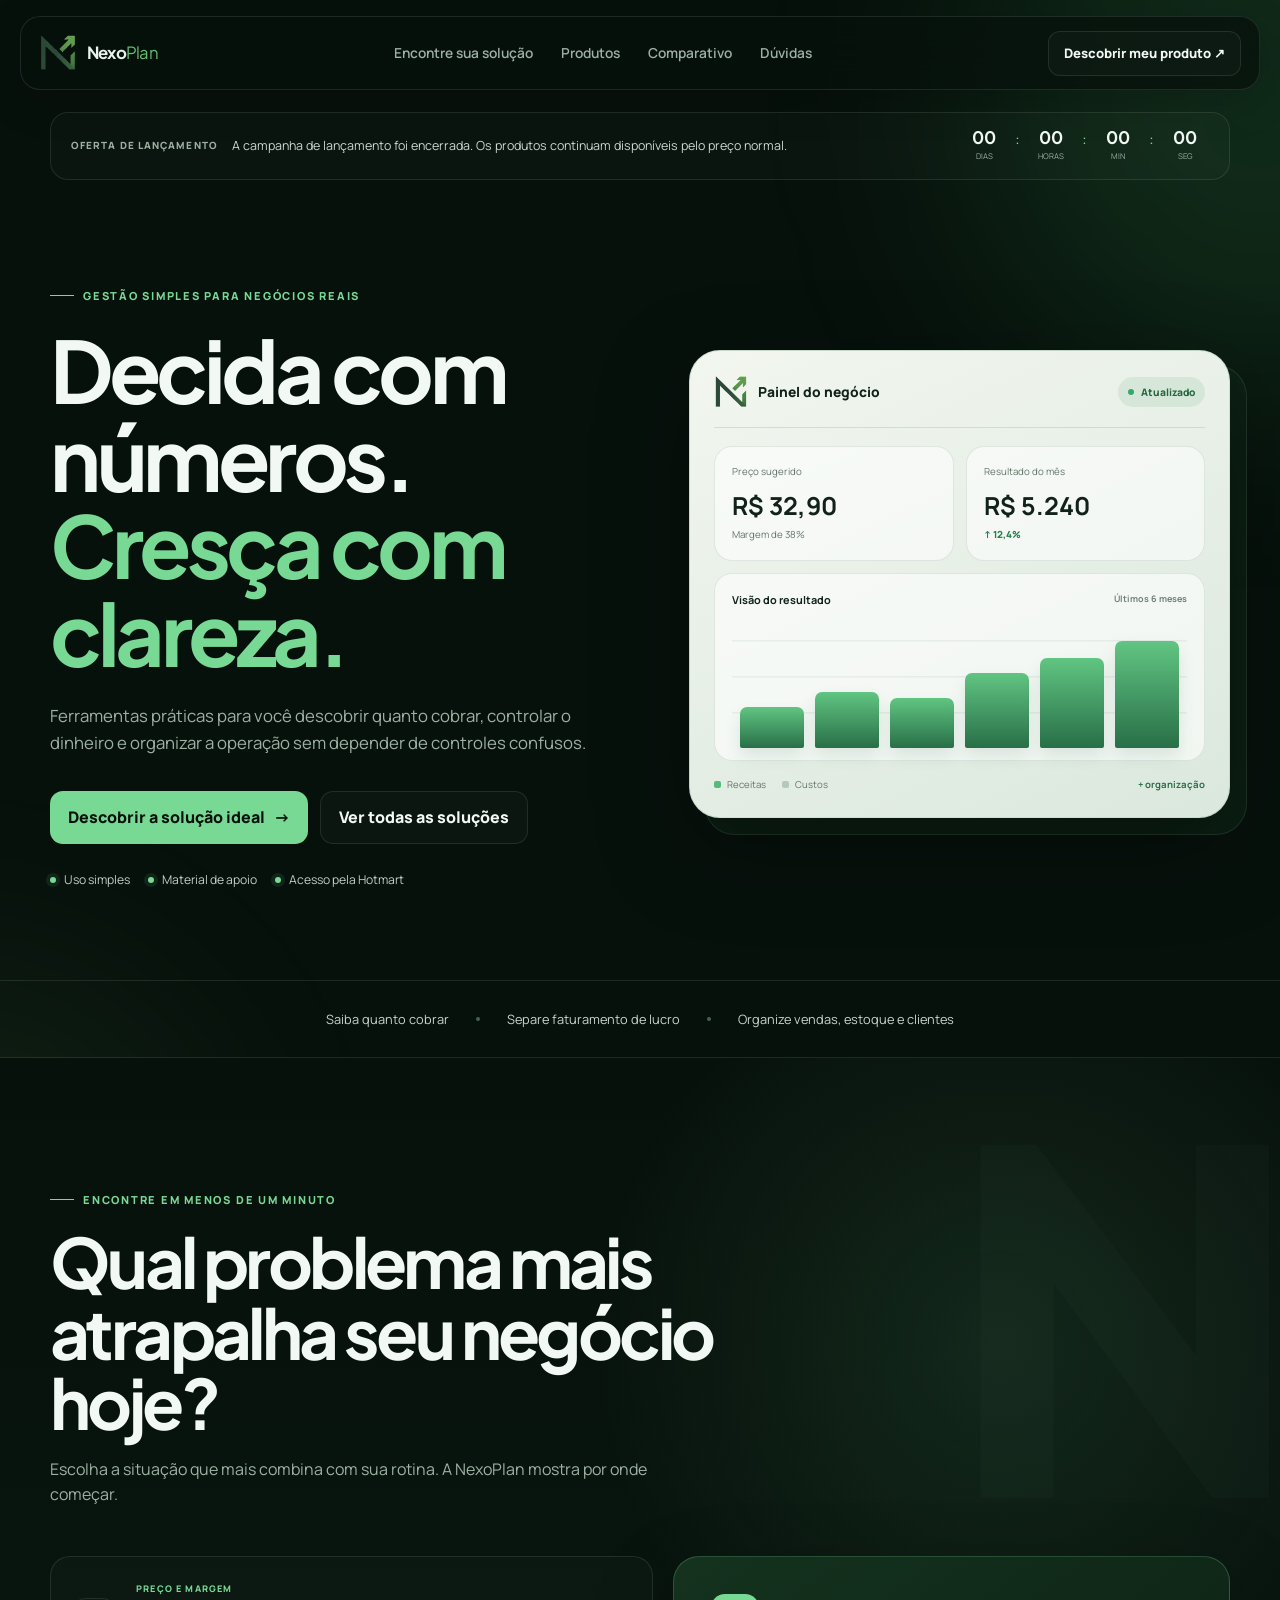
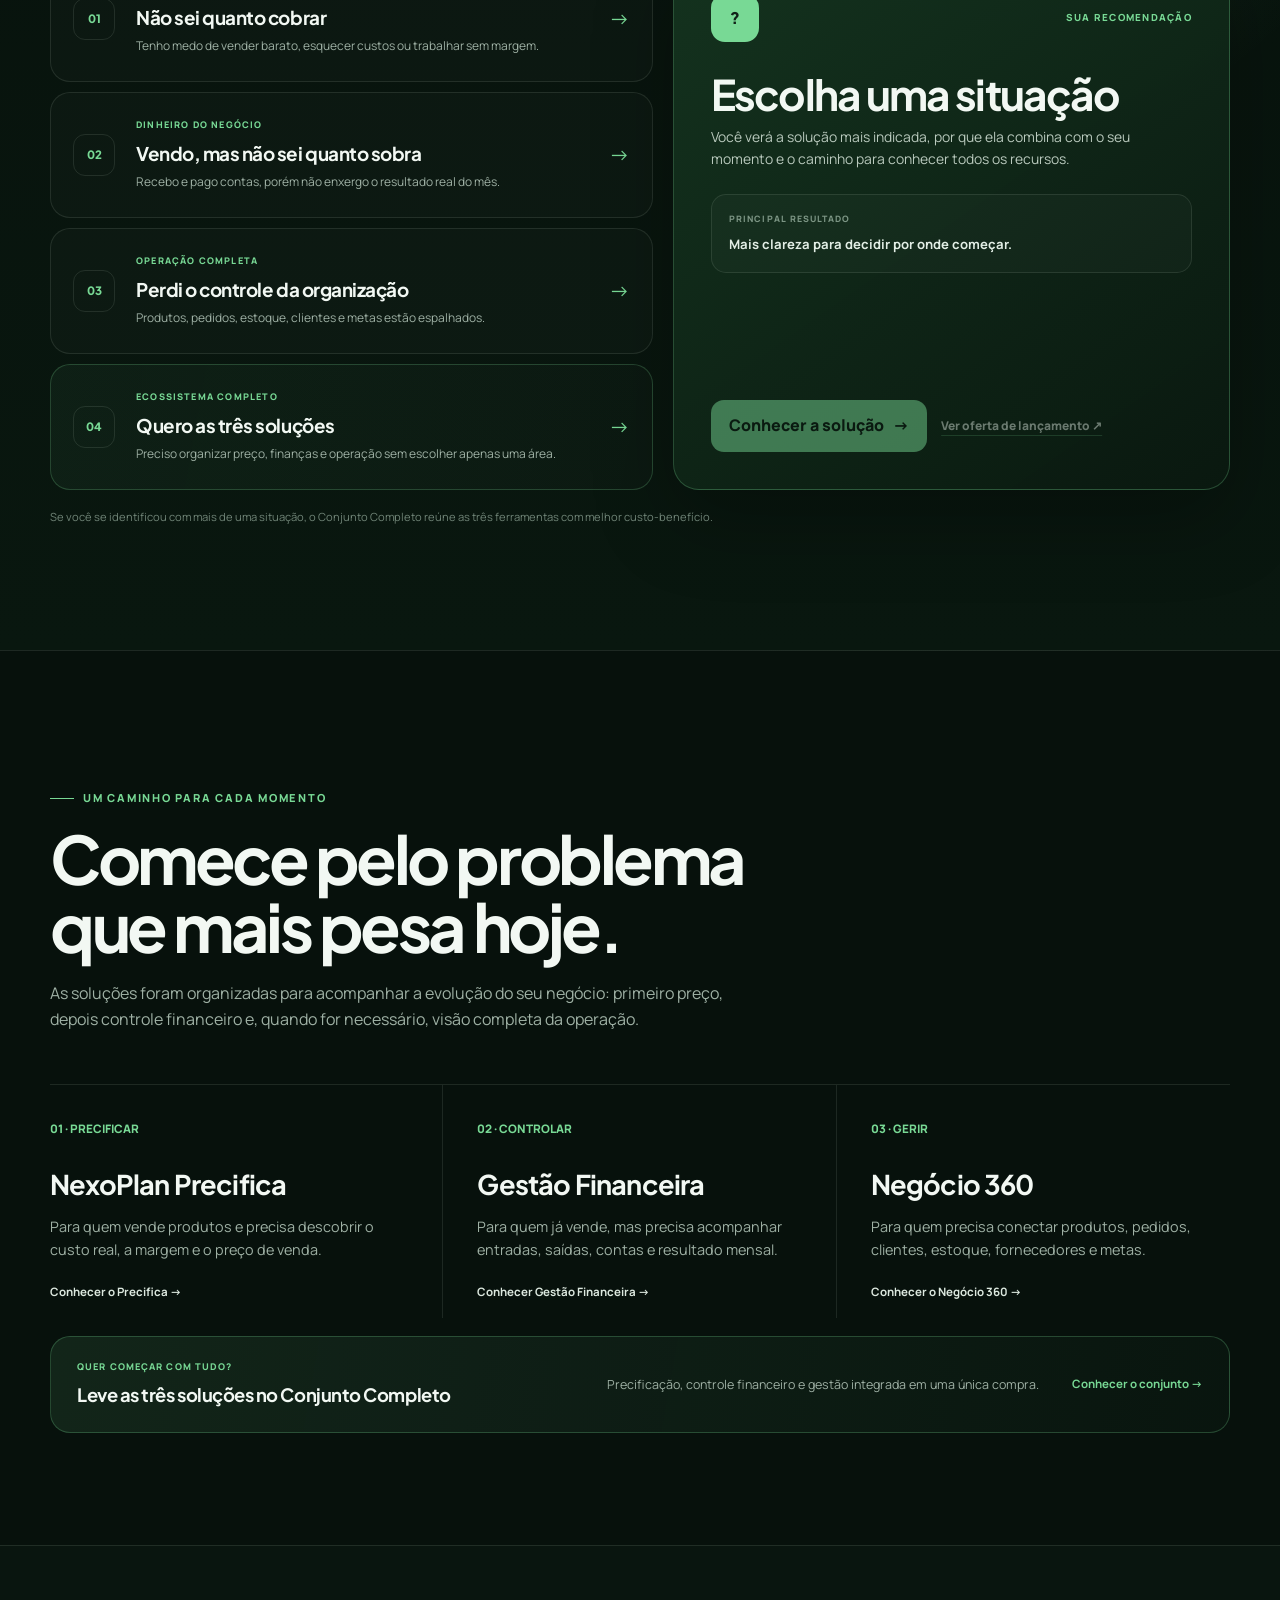
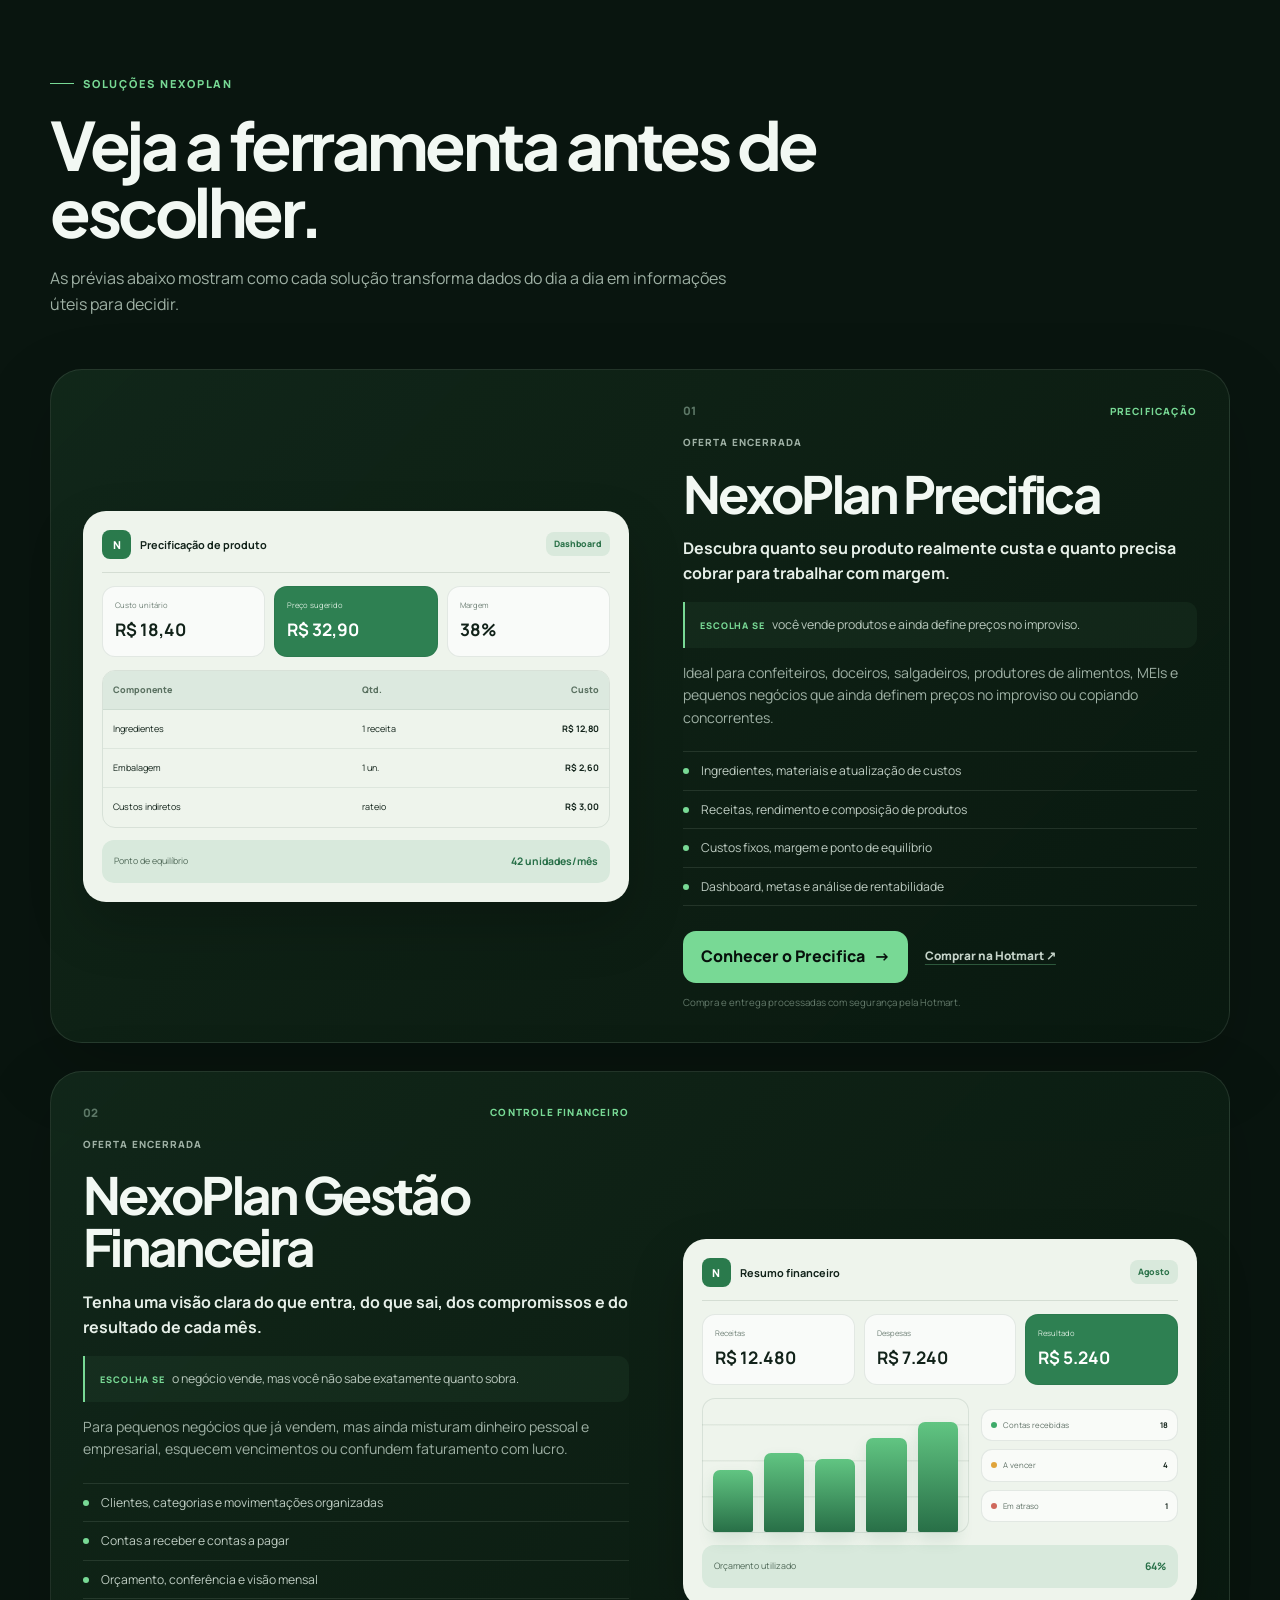
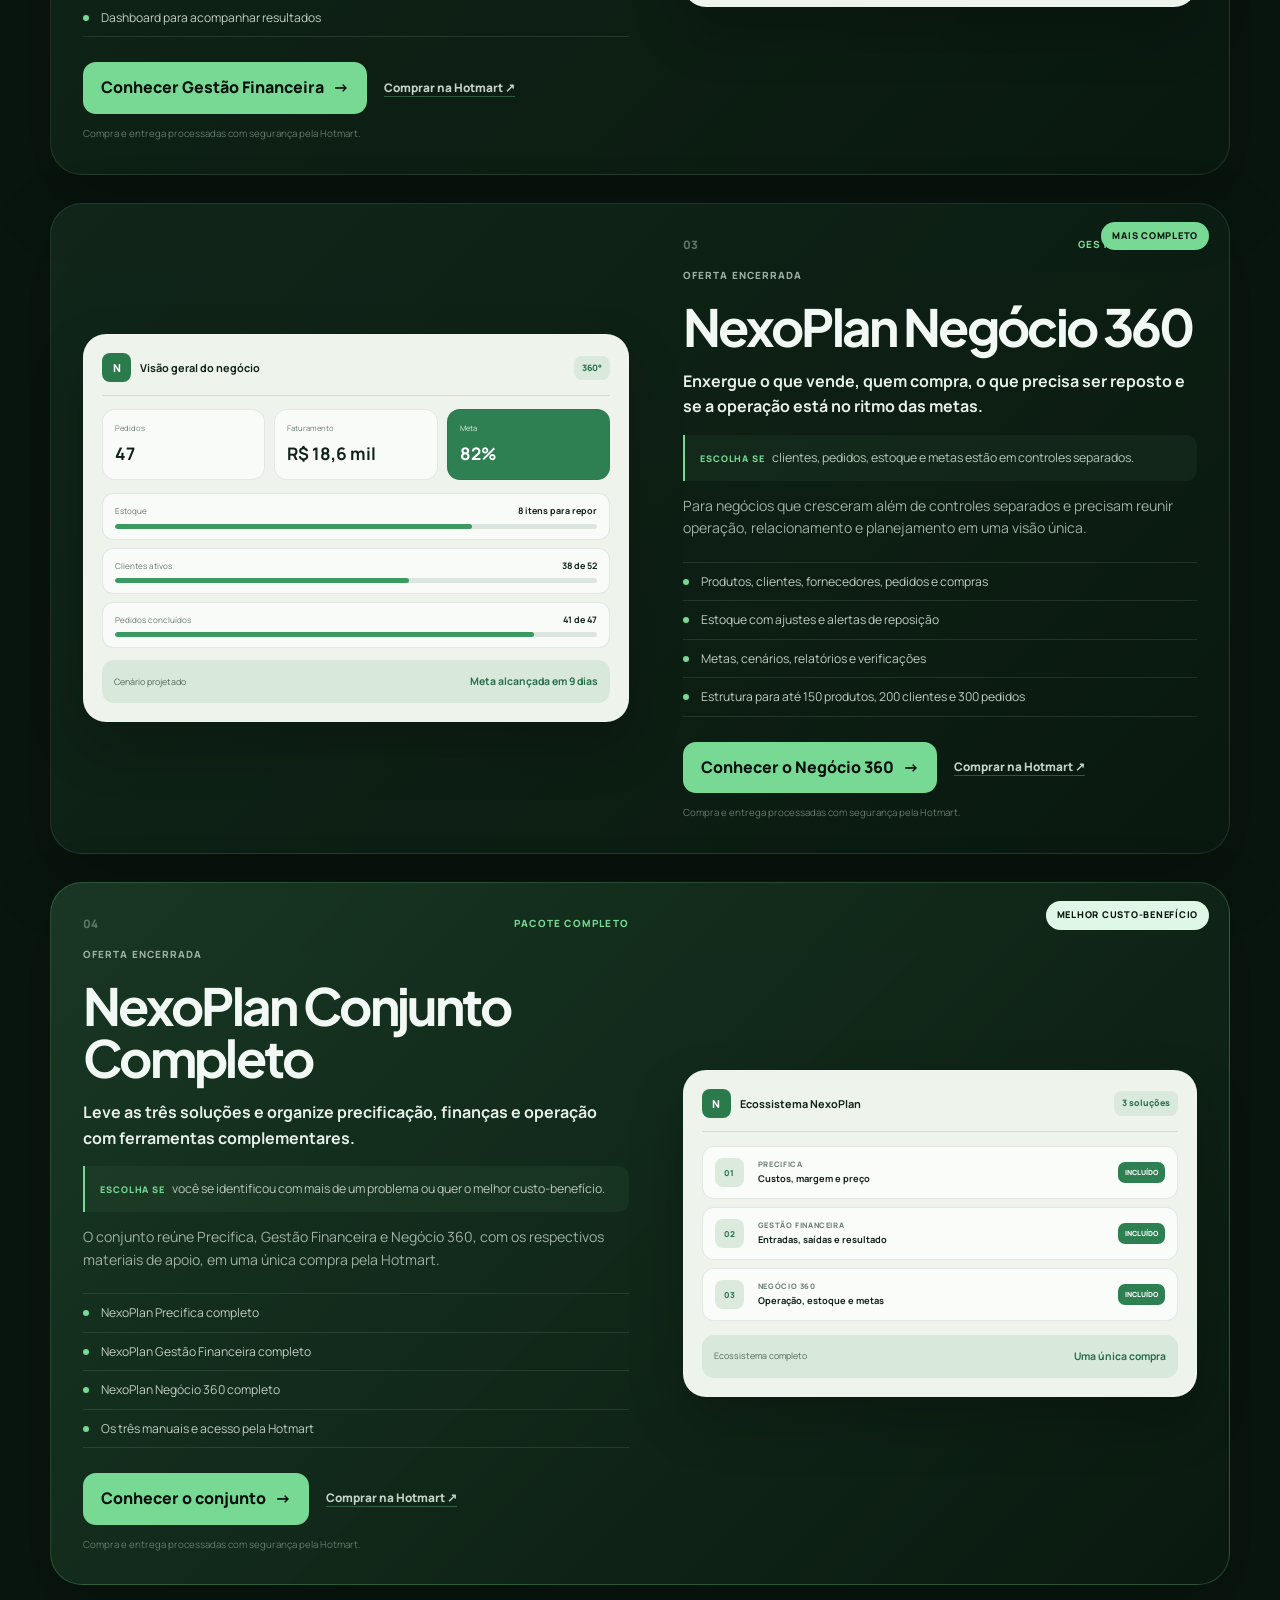
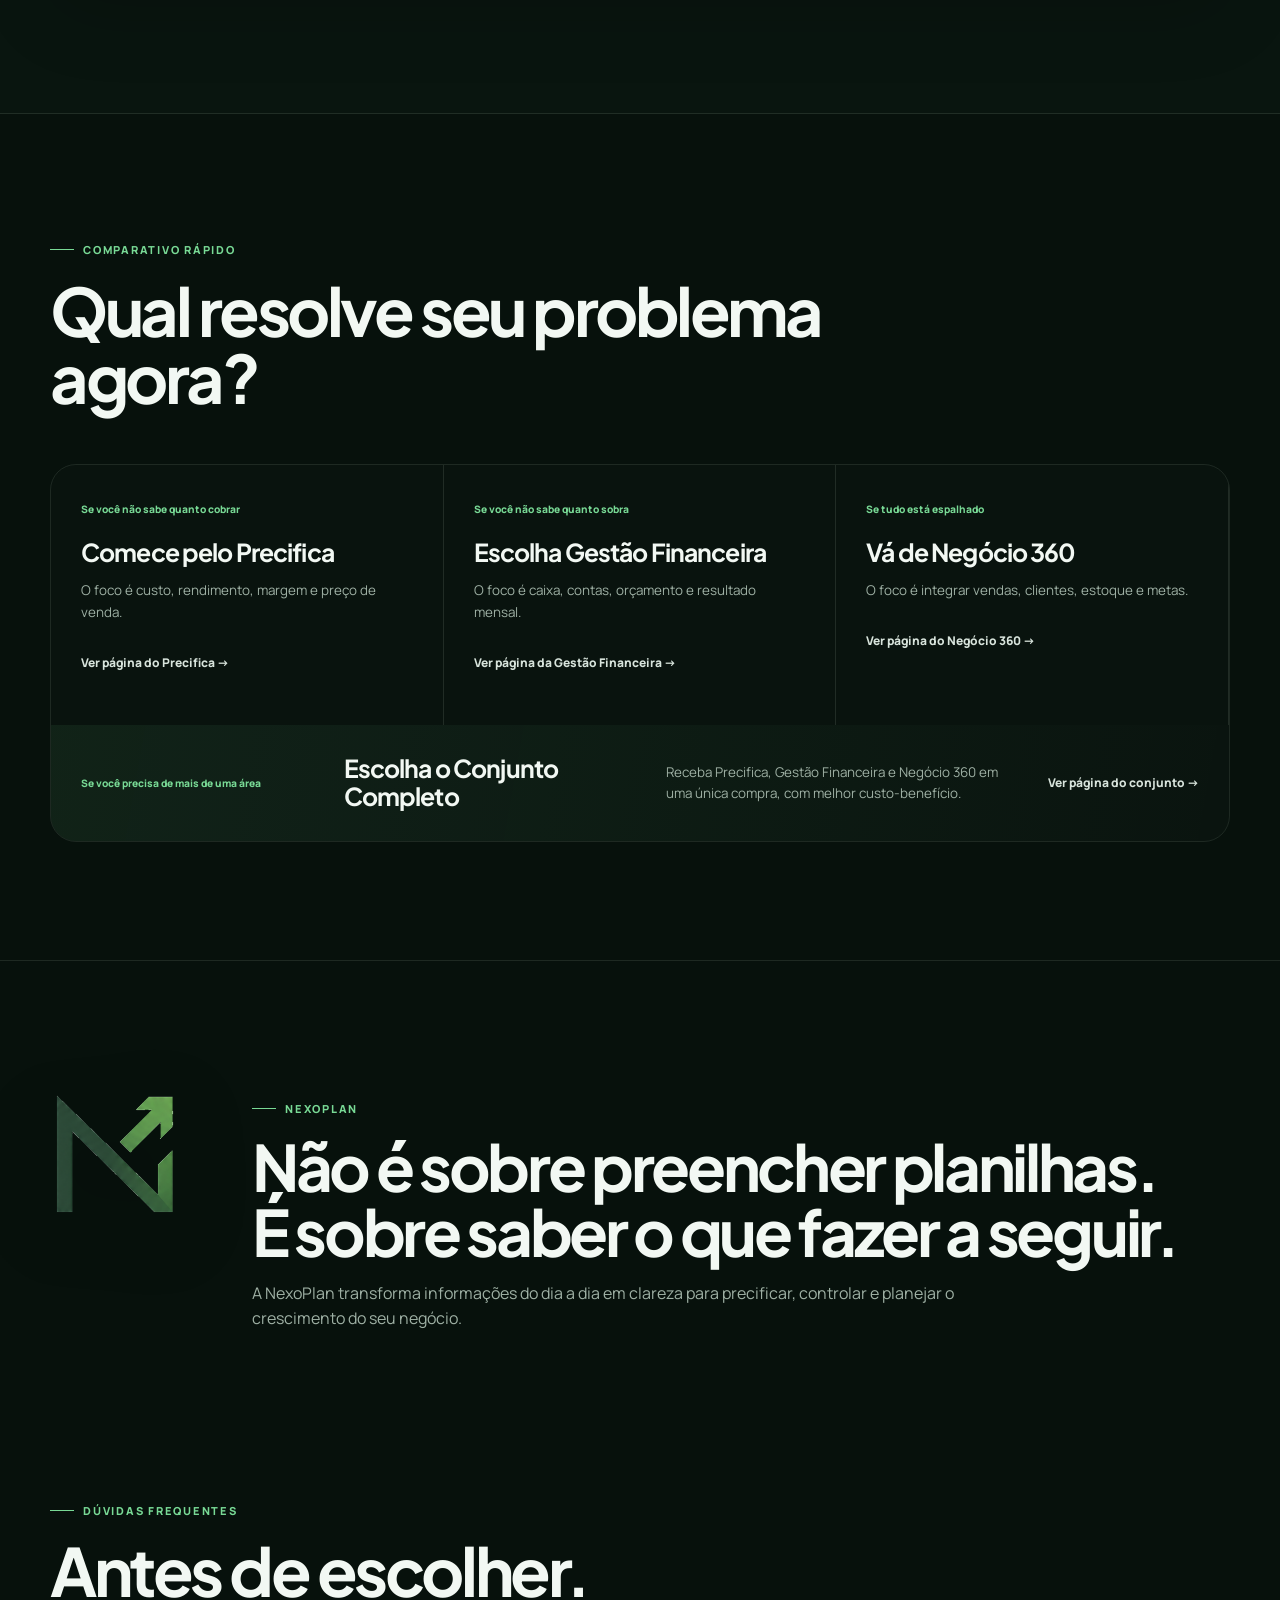
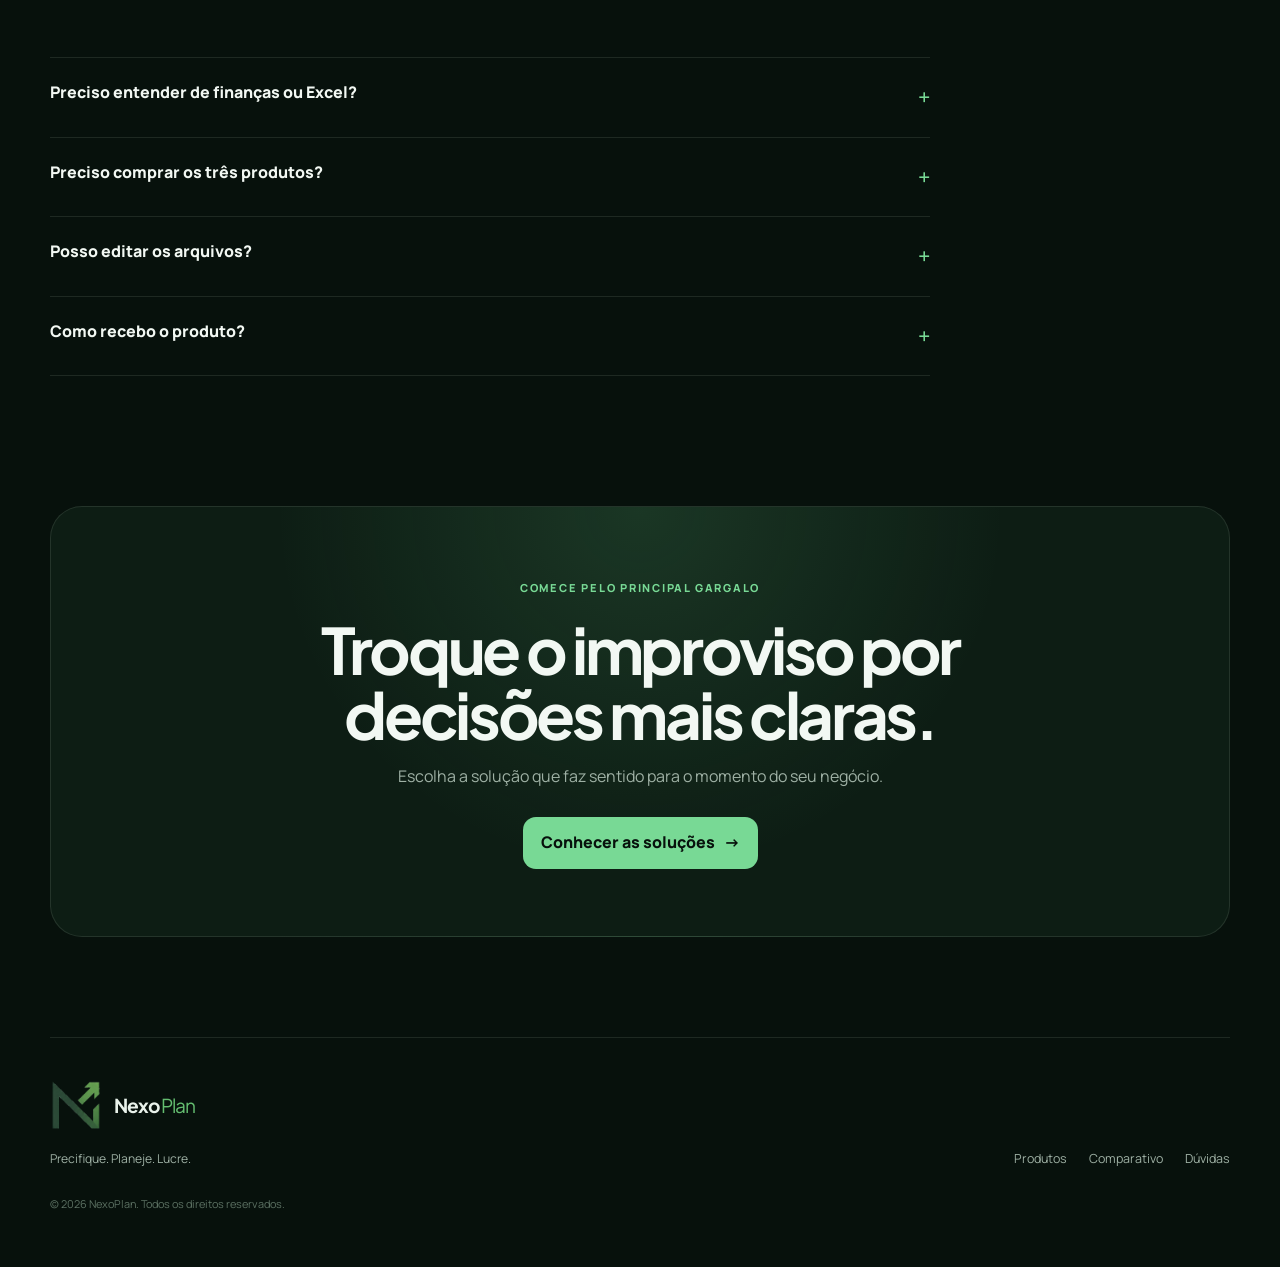
<file: index.html>
<!DOCTYPE html>
<html lang="pt-BR">
<head>
  <meta charset="UTF-8">
  <meta name="viewport" content="width=device-width, initial-scale=1">
  <meta name="description" content="NexoPlan: soluções práticas de precificação, controle financeiro e gestão para pequenos negócios.">
  <meta name="theme-color" content="#07110c">
  <meta property="og:title" content="NexoPlan — Precifique. Planeje. Lucre.">
  <meta property="og:description" content="Organize os números do seu negócio e tome decisões com mais clareza.">
  <title>NexoPlan — Precifique. Planeje. Lucre.</title>
  <link rel="icon" type="image/png" sizes="32x32" href="assets/favicon-32.png">
  <link rel="apple-touch-icon" sizes="180x180" href="assets/apple-touch-icon.png"><link rel="manifest" href="site.webmanifest">
  <link rel="preconnect" href="https://fonts.googleapis.com">
  <link rel="preconnect" href="https://fonts.gstatic.com" crossorigin>
  <link href="https://fonts.googleapis.com/css2?family=Manrope:wght@400;500;600;700;800&family=Plus+Jakarta+Sans:wght@600;700;800&display=swap" rel="stylesheet">
  <link rel="stylesheet" href="styles.css?v=4b45069">
</head>
<body data-page-type="home">
  <a class="skip-link" href="#conteudo">Ir para o conteúdo</a>
  <div class="ambient ambient-one" aria-hidden="true"></div>
  <div class="ambient ambient-two" aria-hidden="true"></div>

  <header class="site-header" id="topo">
    <a class="brand brand-horizontal" href="#topo" aria-label="NexoPlan — início"><img src="assets/nexoplan-icon-v2.png" alt="" width="42" height="42"><span><b>Nexo</b>Plan</span></a>
    <nav class="nav" id="main-nav" aria-label="Navegação principal">
      <a href="#encontre-sua-solucao">Encontre sua solução</a><a href="#solucoes">Produtos</a><a href="#comparativo">Comparativo</a><a href="#duvidas">Dúvidas</a>
    </nav>
    <a class="header-cta" href="#encontre-sua-solucao">Descobrir meu produto <span aria-hidden="true">↗</span></a>
    <button class="menu-button" type="button" aria-label="Abrir menu" aria-controls="main-nav" aria-expanded="false"><span></span><span></span></button>
  </header>

  <aside class="campaign-bar" data-campaign aria-label="Oferta de lançamento">
    <div class="campaign-copy">
      <span class="campaign-badge">OFERTA DE LANÇAMENTO</span>
      <p>Condições promocionais disponíveis até 26 de setembro, às 23h59.</p>
    </div>
    <div class="countdown" data-countdown aria-label="Tempo restante da promoção">
      <span><b data-days>30</b><small>dias</small></span><i>:</i>
      <span><b data-hours>00</b><small>horas</small></span><i>:</i>
      <span><b data-minutes>00</b><small>min</small></span><i>:</i>
      <span><b data-seconds>00</b><small>seg</small></span>
    </div>
  </aside>

  <main id="conteudo">
    <section class="hero section-shell">
      <div class="hero-copy reveal">
        <span class="eyebrow">GESTÃO SIMPLES PARA NEGÓCIOS REAIS</span>
        <h1>Decida com números.<br><span>Cresça com clareza.</span></h1>
        <p class="hero-text">Ferramentas práticas para você descobrir quanto cobrar, controlar o dinheiro e organizar a operação sem depender de controles confusos.</p>
        <div class="hero-actions"><a class="button button-primary" href="#encontre-sua-solucao">Descobrir a solução ideal <span aria-hidden="true">→</span></a><a class="button button-ghost" href="#solucoes">Ver todas as soluções</a></div>
        <ul class="trust-row" aria-label="Benefícios dos produtos"><li><i></i> Uso simples</li><li><i></i> Material de apoio</li><li><i></i> Acesso pela Hotmart</li></ul>
      </div>
      <div class="hero-dashboard reveal delay-1" aria-label="Exemplo de painel NexoPlan">
        <div class="dashboard-top"><div class="dashboard-brand"><img src="assets/nexoplan-icon-v2.png" alt="" width="34" height="34"><span>Painel do negócio</span></div><span class="status-pill"><i></i> Atualizado</span></div>
        <div class="dashboard-kpis"><article><span>Preço sugerido</span><strong>R$ 32,90</strong><small>Margem de 38%</small></article><article><span>Resultado do mês</span><strong>R$ 5.240</strong><small class="positive">↑ 12,4%</small></article></div>
        <div class="dashboard-chart"><div class="chart-head"><span>Visão do resultado</span><b>Últimos 6 meses</b></div><div class="chart-grid"><i style="--h:34%"></i><i style="--h:46%"></i><i style="--h:41%"></i><i style="--h:62%"></i><i style="--h:74%"></i><i style="--h:88%"></i></div></div>
        <div class="dashboard-foot"><span><i class="legend receita"></i>Receitas</span><span><i class="legend custo"></i>Custos</span><strong>+ organização</strong></div>
      </div>
    </section>

    <section class="proof-strip" aria-label="Resultados que a NexoPlan ajuda a alcançar"><span>Saiba quanto cobrar</span><i></i><span>Separe faturamento de lucro</span><i></i><span>Organize vendas, estoque e clientes</span></section>

    <section class="solution-finder" id="encontre-sua-solucao">
      <div class="section-shell">
        <div class="finder-heading reveal">
          <span class="eyebrow">ENCONTRE EM MENOS DE UM MINUTO</span>
          <h2>Qual problema mais atrapalha seu negócio hoje?</h2>
          <p>Escolha a situação que mais combina com sua rotina. A NexoPlan mostra por onde começar.</p>
        </div>
        <div class="finder-layout">
          <div class="finder-options" role="list" aria-label="Situações do negócio">
            <button class="finder-option reveal" type="button" data-recommend="precifica" aria-pressed="false">
              <span class="finder-number">01</span><span class="finder-option-copy"><small>PREÇO E MARGEM</small><strong>Não sei quanto cobrar</strong><em>Tenho medo de vender barato, esquecer custos ou trabalhar sem margem.</em></span><span class="finder-arrow" aria-hidden="true">→</span>
            </button>
            <button class="finder-option reveal delay-1" type="button" data-recommend="financeiro" aria-pressed="false">
              <span class="finder-number">02</span><span class="finder-option-copy"><small>DINHEIRO DO NEGÓCIO</small><strong>Vendo, mas não sei quanto sobra</strong><em>Recebo e pago contas, porém não enxergo o resultado real do mês.</em></span><span class="finder-arrow" aria-hidden="true">→</span>
            </button>
            <button class="finder-option reveal delay-2" type="button" data-recommend="negocio" aria-pressed="false">
              <span class="finder-number">03</span><span class="finder-option-copy"><small>OPERAÇÃO COMPLETA</small><strong>Perdi o controle da organização</strong><em>Produtos, pedidos, estoque, clientes e metas estão espalhados.</em></span><span class="finder-arrow" aria-hidden="true">→</span>
            </button>
            <button class="finder-option finder-option-bundle reveal" type="button" data-recommend="conjunto" aria-pressed="false">
              <span class="finder-number">04</span><span class="finder-option-copy"><small>ECOSSISTEMA COMPLETO</small><strong>Quero as três soluções</strong><em>Preciso organizar preço, finanças e operação sem escolher apenas uma área.</em></span><span class="finder-arrow" aria-hidden="true">→</span>
            </button>
          </div>
          <aside class="finder-result is-empty reveal" id="finder-result" aria-live="polite">
            <div class="finder-result-top"><span data-result-index>?</span><small data-result-kicker>SUA RECOMENDAÇÃO</small></div>
            <h3 data-result-title>Escolha uma situação</h3>
            <p data-result-description>Você verá a solução mais indicada, por que ela combina com o seu momento e o caminho para conhecer todos os recursos.</p>
            <div class="finder-result-benefit"><small>PRINCIPAL RESULTADO</small><strong data-result-benefit>Mais clareza para decidir por onde começar.</strong></div>
            <div class="finder-result-actions">
              <a class="button button-primary" data-result-page href="#solucoes">Conhecer a solução <span aria-hidden="true">→</span></a>
              <a class="finder-buy" data-result-buy href="#solucoes">Ver oferta de lançamento ↗</a>
            </div>
          </aside>
        </div>
        <p class="finder-note">Se você se identificou com mais de uma situação, o Conjunto Completo reúne as três ferramentas com melhor custo-benefício.</p>
      </div>
    </section>

    <section class="section-shell journey" id="como-funciona">
      <div class="section-heading reveal"><span class="eyebrow">UM CAMINHO PARA CADA MOMENTO</span><h2>Comece pelo problema que mais pesa hoje.</h2><p>As soluções foram organizadas para acompanhar a evolução do seu negócio: primeiro preço, depois controle financeiro e, quando for necessário, visão completa da operação.</p></div>
      <div class="journey-grid">
        <a class="journey-step reveal" href="precifica/"><span>01 · PRECIFICAR</span><h3>NexoPlan Precifica</h3><p>Para quem vende produtos e precisa descobrir o custo real, a margem e o preço de venda.</p><b>Conhecer o Precifica →</b></a>
        <a class="journey-step reveal delay-1" href="gestao-financeira/"><span>02 · CONTROLAR</span><h3>Gestão Financeira</h3><p>Para quem já vende, mas precisa acompanhar entradas, saídas, contas e resultado mensal.</p><b>Conhecer Gestão Financeira →</b></a>
        <a class="journey-step reveal delay-2" href="negocio/"><span>03 · GERIR</span><h3>Negócio 360</h3><p>Para quem precisa conectar produtos, pedidos, clientes, estoque, fornecedores e metas.</p><b>Conhecer o Negócio 360 →</b></a>
      </div>
      <a class="bundle-path reveal" href="conjunto/"><span><small>QUER COMEÇAR COM TUDO?</small><strong>Leve as três soluções no Conjunto Completo</strong></span><p>Precificação, controle financeiro e gestão integrada em uma única compra.</p><b>Conhecer o conjunto →</b></a>
    </section>

    <section class="solutions" id="solucoes">
      <div class="section-shell">
        <div class="section-heading reveal"><span class="eyebrow">SOLUÇÕES NEXOPLAN</span><h2>Veja a ferramenta antes de escolher.</h2><p>As prévias abaixo mostram como cada solução transforma dados do dia a dia em informações úteis para decidir.</p></div>

        <article class="product-showcase reveal" data-product="precifica">
          <div class="sheet-preview preview-pricing" aria-label="Prévia da planilha NexoPlan Precifica">
            <div class="sheet-toolbar"><span class="sheet-logo">N</span><b>Precificação de produto</b><span class="sheet-tab">Dashboard</span></div>
            <div class="sheet-metrics"><div><small>Custo unitário</small><strong>R$ 18,40</strong></div><div class="featured"><small>Preço sugerido</small><strong>R$ 32,90</strong></div><div><small>Margem</small><strong>38%</strong></div></div>
            <div class="sheet-table"><div class="table-row table-head"><span>Componente</span><span>Qtd.</span><span>Custo</span></div><div class="table-row"><span>Ingredientes</span><span>1 receita</span><b>R$ 12,80</b></div><div class="table-row"><span>Embalagem</span><span>1 un.</span><b>R$ 2,60</b></div><div class="table-row"><span>Custos indiretos</span><span>rateio</span><b>R$ 3,00</b></div></div>
            <div class="sheet-callout"><span>Ponto de equilíbrio</span><strong>42 unidades/mês</strong></div>
          </div>
          <div class="product-copy">
            <div class="product-heading"><span class="product-index">01</span><span class="product-category">PRECIFICAÇÃO</span></div>
            <span class="offer-label" data-offer-label>OFERTA DE LANÇAMENTO</span>
            <h3>NexoPlan Precifica</h3>
            <p class="product-promise">Descubra quanto seu produto realmente custa e quanto precisa cobrar para trabalhar com margem.</p><p class="product-fit"><span>ESCOLHA SE</span> você vende produtos e ainda define preços no improviso.</p>
            <p>Ideal para confeiteiros, doceiros, salgadeiros, produtores de alimentos, MEIs e pequenos negócios que ainda definem preços no improviso ou copiando concorrentes.</p>
            <ul class="feature-list"><li>Ingredientes, materiais e atualização de custos</li><li>Receitas, rendimento e composição de produtos</li><li>Custos fixos, margem e ponto de equilíbrio</li><li>Dashboard, metas e análise de rentabilidade</li></ul>
            <div class="product-actions"><a class="button button-primary" href="precifica/">Conhecer o Precifica <span aria-hidden="true">→</span></a><a class="detail-button offer-link" data-promotional-link data-product-key="precifica" href="https://pay.hotmart.com/B107154291R?off=lxihr5tx">Comprar com a oferta ↗</a></div>
            <small class="purchase-note">Compra e entrega processadas com segurança pela Hotmart.</small>
          </div>
        </article>

        <article class="product-showcase reverse reveal" data-product="financeiro">
          <div class="sheet-preview preview-finance" aria-label="Prévia da planilha NexoPlan Gestão Financeira">
            <div class="sheet-toolbar"><span class="sheet-logo">N</span><b>Resumo financeiro</b><span class="sheet-tab">Agosto</span></div>
            <div class="sheet-metrics"><div><small>Receitas</small><strong>R$ 12.480</strong></div><div><small>Despesas</small><strong>R$ 7.240</strong></div><div class="featured"><small>Resultado</small><strong>R$ 5.240</strong></div></div>
            <div class="finance-visual"><div class="finance-bars"><i style="--h:52%"></i><i style="--h:66%"></i><i style="--h:61%"></i><i style="--h:79%"></i><i style="--h:92%"></i></div><div class="finance-summary"><span><i class="status paid"></i>Contas recebidas <b>18</b></span><span><i class="status pending"></i>A vencer <b>4</b></span><span><i class="status alert"></i>Em atraso <b>1</b></span></div></div>
            <div class="sheet-callout"><span>Orçamento utilizado</span><strong>64%</strong></div>
          </div>
          <div class="product-copy">
            <div class="product-heading"><span class="product-index">02</span><span class="product-category">CONTROLE FINANCEIRO</span></div>
            <span class="offer-label" data-offer-label>OFERTA DE LANÇAMENTO</span>
            <h3>NexoPlan Gestão Financeira</h3>
            <p class="product-promise">Tenha uma visão clara do que entra, do que sai, dos compromissos e do resultado de cada mês.</p><p class="product-fit"><span>ESCOLHA SE</span> o negócio vende, mas você não sabe exatamente quanto sobra.</p>
            <p>Para pequenos negócios que já vendem, mas ainda misturam dinheiro pessoal e empresarial, esquecem vencimentos ou confundem faturamento com lucro.</p>
            <ul class="feature-list"><li>Clientes, categorias e movimentações organizadas</li><li>Contas a receber e contas a pagar</li><li>Orçamento, conferência e visão mensal</li><li>Dashboard para acompanhar resultados</li></ul>
            <div class="product-actions"><a class="button button-primary" href="gestao-financeira/">Conhecer Gestão Financeira <span aria-hidden="true">→</span></a><a class="detail-button offer-link" data-promotional-link data-product-key="financeiro" href="https://pay.hotmart.com/U107329608Y?off=amuz3gem">Comprar com a oferta ↗</a></div>
            <small class="purchase-note">Compra e entrega processadas com segurança pela Hotmart.</small>
          </div>
        </article>

        <article class="product-showcase reveal" data-product="negocio">
          <span class="recommended">MAIS COMPLETO</span>
          <div class="sheet-preview preview-business" aria-label="Prévia da planilha NexoPlan Negócio 360">
            <div class="sheet-toolbar"><span class="sheet-logo">N</span><b>Visão geral do negócio</b><span class="sheet-tab">360°</span></div>
            <div class="sheet-metrics"><div><small>Pedidos</small><strong>47</strong></div><div><small>Faturamento</small><strong>R$ 18,6 mil</strong></div><div class="featured"><small>Meta</small><strong>82%</strong></div></div>
            <div class="business-grid"><div><span>Estoque</span><strong>8 itens para repor</strong><i class="progress"><b style="--w:74%"></b></i></div><div><span>Clientes ativos</span><strong>38 de 52</strong><i class="progress"><b style="--w:61%"></b></i></div><div><span>Pedidos concluídos</span><strong>41 de 47</strong><i class="progress"><b style="--w:87%"></b></i></div></div>
            <div class="sheet-callout"><span>Cenário projetado</span><strong>Meta alcançada em 9 dias</strong></div>
          </div>
          <div class="product-copy">
            <div class="product-heading"><span class="product-index">03</span><span class="product-category">GESTÃO INTEGRADA</span></div>
            <span class="offer-label" data-offer-label>OFERTA DE LANÇAMENTO</span>
            <h3>NexoPlan Negócio 360</h3>
            <p class="product-promise">Enxergue o que vende, quem compra, o que precisa ser reposto e se a operação está no ritmo das metas.</p><p class="product-fit"><span>ESCOLHA SE</span> clientes, pedidos, estoque e metas estão em controles separados.</p>
            <p>Para negócios que cresceram além de controles separados e precisam reunir operação, relacionamento e planejamento em uma visão única.</p>
            <ul class="feature-list"><li>Produtos, clientes, fornecedores, pedidos e compras</li><li>Estoque com ajustes e alertas de reposição</li><li>Metas, cenários, relatórios e verificações</li><li>Estrutura para até 150 produtos, 200 clientes e 300 pedidos</li></ul>
            <div class="product-actions"><a class="button button-primary" href="negocio/">Conhecer o Negócio 360 <span aria-hidden="true">→</span></a><a class="detail-button offer-link" data-promotional-link data-product-key="negocio" href="https://pay.hotmart.com/X107329706V?off=kjiwmiq4">Comprar com a oferta ↗</a></div>
            <small class="purchase-note">Compra e entrega processadas com segurança pela Hotmart.</small>
          </div>
        </article>

        <article class="product-showcase reverse bundle-showcase reveal" data-product="conjunto">
          <span class="recommended bundle-recommended">MELHOR CUSTO-BENEFÍCIO</span>
          <div class="sheet-preview preview-bundle" aria-label="Prévia do NexoPlan Conjunto Completo">
            <div class="sheet-toolbar"><span class="sheet-logo">N</span><b>Ecossistema NexoPlan</b><span class="sheet-tab">3 soluções</span></div>
            <div class="bundle-stack">
              <div><span>01</span><p><small>PRECIFICA</small><strong>Custos, margem e preço</strong></p><i>INCLUÍDO</i></div>
              <div><span>02</span><p><small>GESTÃO FINANCEIRA</small><strong>Entradas, saídas e resultado</strong></p><i>INCLUÍDO</i></div>
              <div><span>03</span><p><small>NEGÓCIO 360</small><strong>Operação, estoque e metas</strong></p><i>INCLUÍDO</i></div>
            </div>
            <div class="sheet-callout"><span>Ecossistema completo</span><strong>Uma única compra</strong></div>
          </div>
          <div class="product-copy">
            <div class="product-heading"><span class="product-index">04</span><span class="product-category">PACOTE COMPLETO</span></div>
            <span class="offer-label" data-offer-label>OFERTA DE LANÇAMENTO</span>
            <h3>NexoPlan Conjunto Completo</h3>
            <p class="product-promise">Leve as três soluções e organize precificação, finanças e operação com ferramentas complementares.</p><p class="product-fit"><span>ESCOLHA SE</span> você se identificou com mais de um problema ou quer o melhor custo-benefício.</p>
            <p>O conjunto reúne Precifica, Gestão Financeira e Negócio 360, com os respectivos materiais de apoio, em uma única compra pela Hotmart.</p>
            <ul class="feature-list"><li>NexoPlan Precifica completo</li><li>NexoPlan Gestão Financeira completo</li><li>NexoPlan Negócio 360 completo</li><li>Os três manuais e acesso pela Hotmart</li></ul>
            <div class="product-actions"><a class="button button-primary" href="conjunto/">Conhecer o conjunto <span aria-hidden="true">→</span></a><a class="detail-button offer-link" data-promotional-link data-product-key="conjunto" href="https://pay.hotmart.com/E107372949H?off=5rpvl9n9">Comprar com a oferta ↗</a></div>
            <small class="purchase-note">Compra e entrega processadas com segurança pela Hotmart.</small>
          </div>
        </article>
      </div>
    </section>

    <section class="comparison-section" id="comparativo">
      <div class="section-shell">
        <div class="section-heading reveal"><span class="eyebrow">COMPARATIVO RÁPIDO</span><h2>Qual resolve seu problema agora?</h2></div>
        <div class="comparison-cards reveal">
          <article><span>Se você não sabe quanto cobrar</span><h3>Comece pelo Precifica</h3><p>O foco é custo, rendimento, margem e preço de venda.</p><a href="precifica/">Ver página do Precifica →</a></article>
          <article><span>Se você não sabe quanto sobra</span><h3>Escolha Gestão Financeira</h3><p>O foco é caixa, contas, orçamento e resultado mensal.</p><a href="gestao-financeira/">Ver página da Gestão Financeira →</a></article>
          <article><span>Se tudo está espalhado</span><h3>Vá de Negócio 360</h3><p>O foco é integrar vendas, clientes, estoque e metas.</p><a href="negocio/">Ver página do Negócio 360 →</a></article>
          <article class="bundle-comparison"><span>Se você precisa de mais de uma área</span><h3>Escolha o Conjunto Completo</h3><p>Receba Precifica, Gestão Financeira e Negócio 360 em uma única compra, com melhor custo-benefício.</p><a href="conjunto/">Ver página do conjunto →</a></article>
        </div>
      </div>
    </section>

    <section class="manifesto section-shell reveal"><img src="assets/nexoplan-icon-v2.png" alt="" width="130" height="130"><div><span class="eyebrow">NEXOPLAN</span><h2>Não é sobre preencher planilhas.<br>É sobre saber o que fazer a seguir.</h2><p>A NexoPlan transforma informações do dia a dia em clareza para precificar, controlar e planejar o crescimento do seu negócio.</p></div></section>

    <section class="section-shell faq-section" id="duvidas">
      <div class="section-heading reveal"><span class="eyebrow">DÚVIDAS FREQUENTES</span><h2>Antes de escolher.</h2></div>
      <div class="faq-list">
        <details class="reveal"><summary>Preciso entender de finanças ou Excel?</summary><p>Não. As soluções foram organizadas para pequenos negócios e incluem material de apoio. Você preenche os dados indicados e acompanha os cálculos e resultados nas áreas próprias da ferramenta.</p></details>
        <details class="reveal"><summary>Preciso comprar os três produtos?</summary><p>Não. Cada solução resolve um problema diferente. Comece pelo gargalo mais urgente e evolua quando o seu negócio exigir mais controle.</p></details>
        <details class="reveal"><summary>Posso editar os arquivos?</summary><p>Sim. As planilhas são editáveis e foram preparadas para adaptação à rotina do negócio. Para preservar fórmulas, validações e gráficos, o uso no Microsoft Excel oferece a melhor compatibilidade.</p></details>
        <details class="reveal"><summary>Como recebo o produto?</summary><p>A compra e a entrega são realizadas pela Hotmart. Após a confirmação do pagamento, você recebe o acesso ao produto e ao material de apoio correspondente.</p></details>
      </div>
    </section>

    <section class="final-cta section-shell reveal"><span class="eyebrow">COMECE PELO PRINCIPAL GARGALO</span><h2>Troque o improviso por decisões mais claras.</h2><p>Escolha a solução que faz sentido para o momento do seu negócio.</p><a class="button button-primary" href="#solucoes">Conhecer as soluções <span aria-hidden="true">→</span></a></section>
  </main>

  <footer class="site-footer">
    <div class="footer-brand"><a class="brand brand-horizontal footer-logo" href="#topo" aria-label="NexoPlan"><img src="assets/nexoplan-icon-v2.png" alt="" width="52" height="52"><span><b>Nexo</b>Plan</span></a><p>Precifique. Planeje. Lucre.</p></div>
    <nav class="footer-links" aria-label="Navegação do rodapé"><a href="#solucoes">Produtos</a><a href="#comparativo">Comparativo</a><a href="#duvidas">Dúvidas</a></nav>
    <p class="copyright">© <span id="current-year"></span> NexoPlan. Todos os direitos reservados.</p>
  </footer>

  <div class="modal-backdrop" id="product-modal" aria-hidden="true">
    <div class="product-modal" role="dialog" aria-modal="true" aria-labelledby="modal-title" tabindex="-1">
      <button class="modal-close" type="button" aria-label="Fechar detalhes">×</button>
      <span class="eyebrow" id="modal-kicker"></span><h2 id="modal-title"></h2><p id="modal-description"></p>
      <div class="modal-columns"><div><h3>Ideal para</h3><p id="modal-ideal"></p></div><div><h3>O que você passa a enxergar</h3><p id="modal-result"></p></div></div>
      <h3 class="included-title">O que está incluído</h3><ul id="modal-features"></ul>
      <a class="button button-primary modal-buy" href="#">Comprar na Hotmart <span aria-hidden="true">↗</span></a>
    </div>
  </div>
  <a class="mobile-finder-cta" href="#encontre-sua-solucao">Qual produto é para mim? <span aria-hidden="true">→</span></a>
  <script src="analytics-config.js"></script>
  <script src="analytics.js"></script>
  <script src="script.js?v=4b45069"></script>
</body>
</html>
</file>
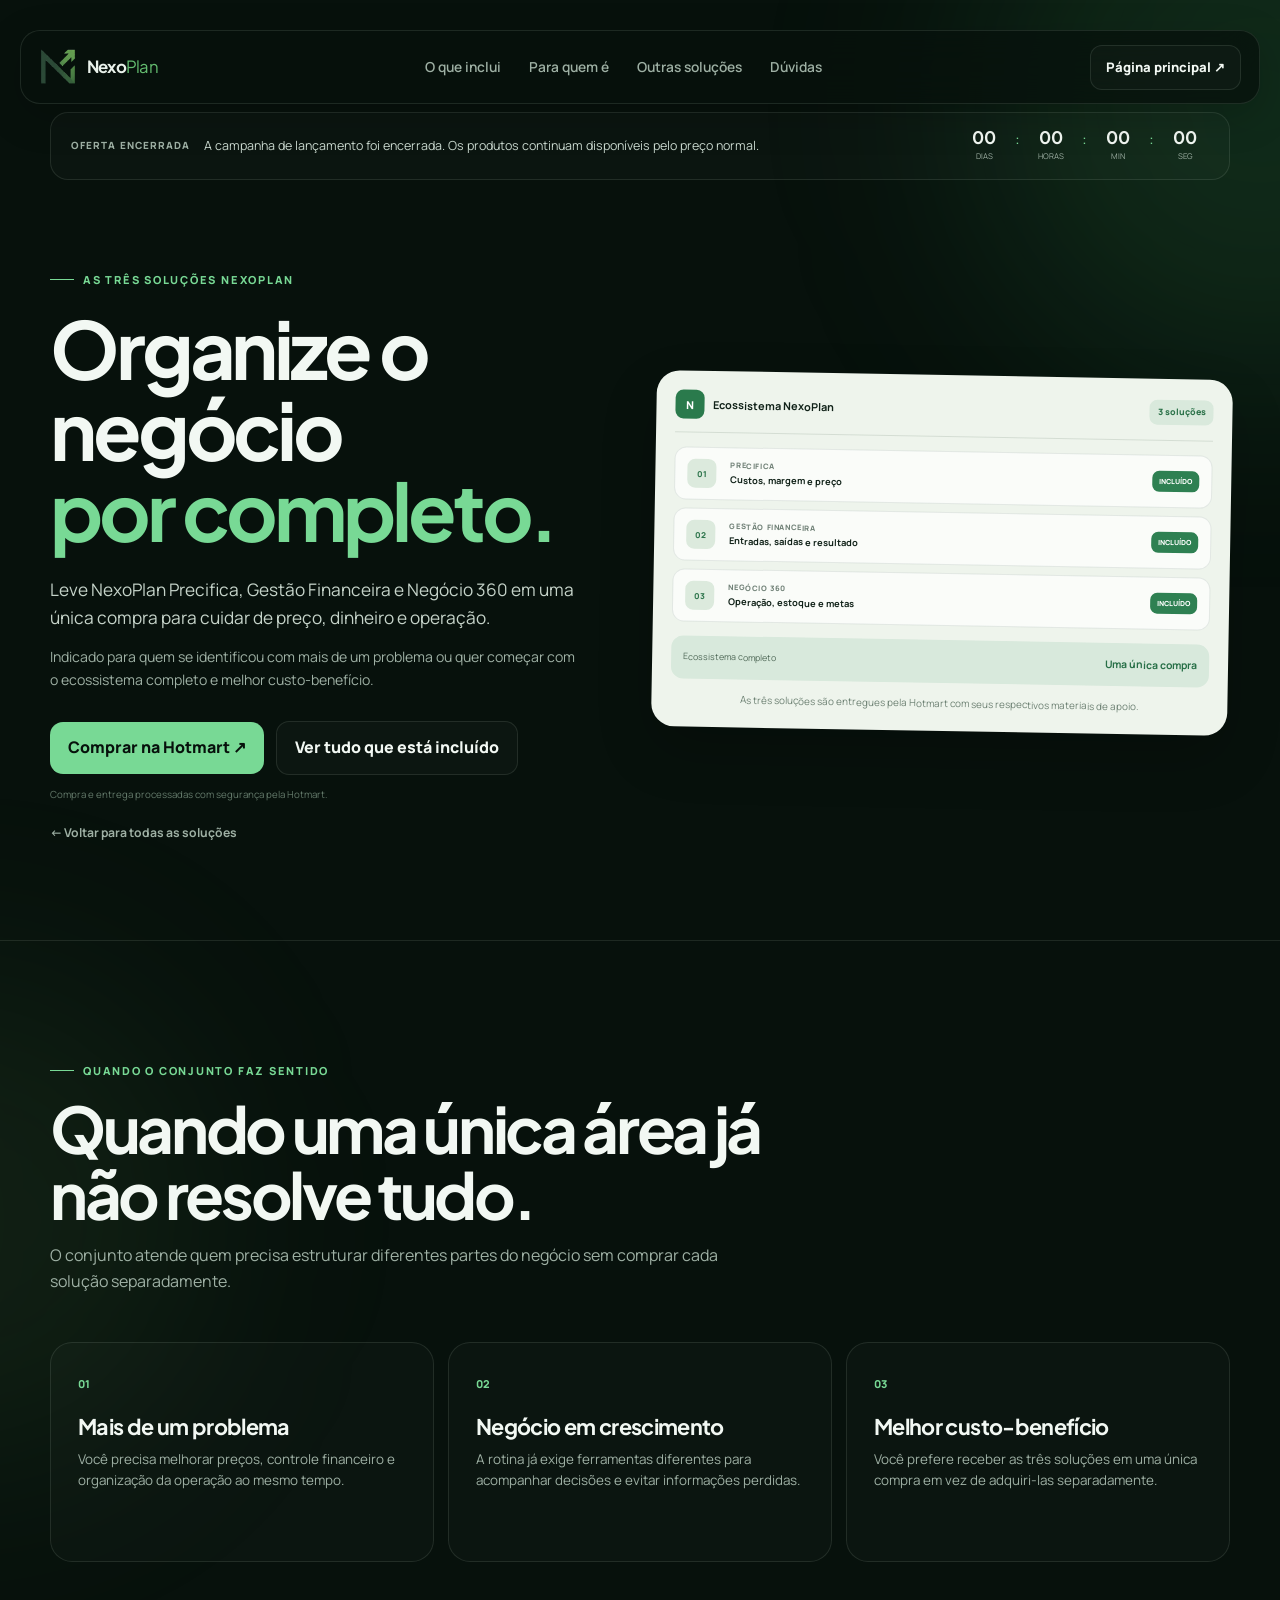
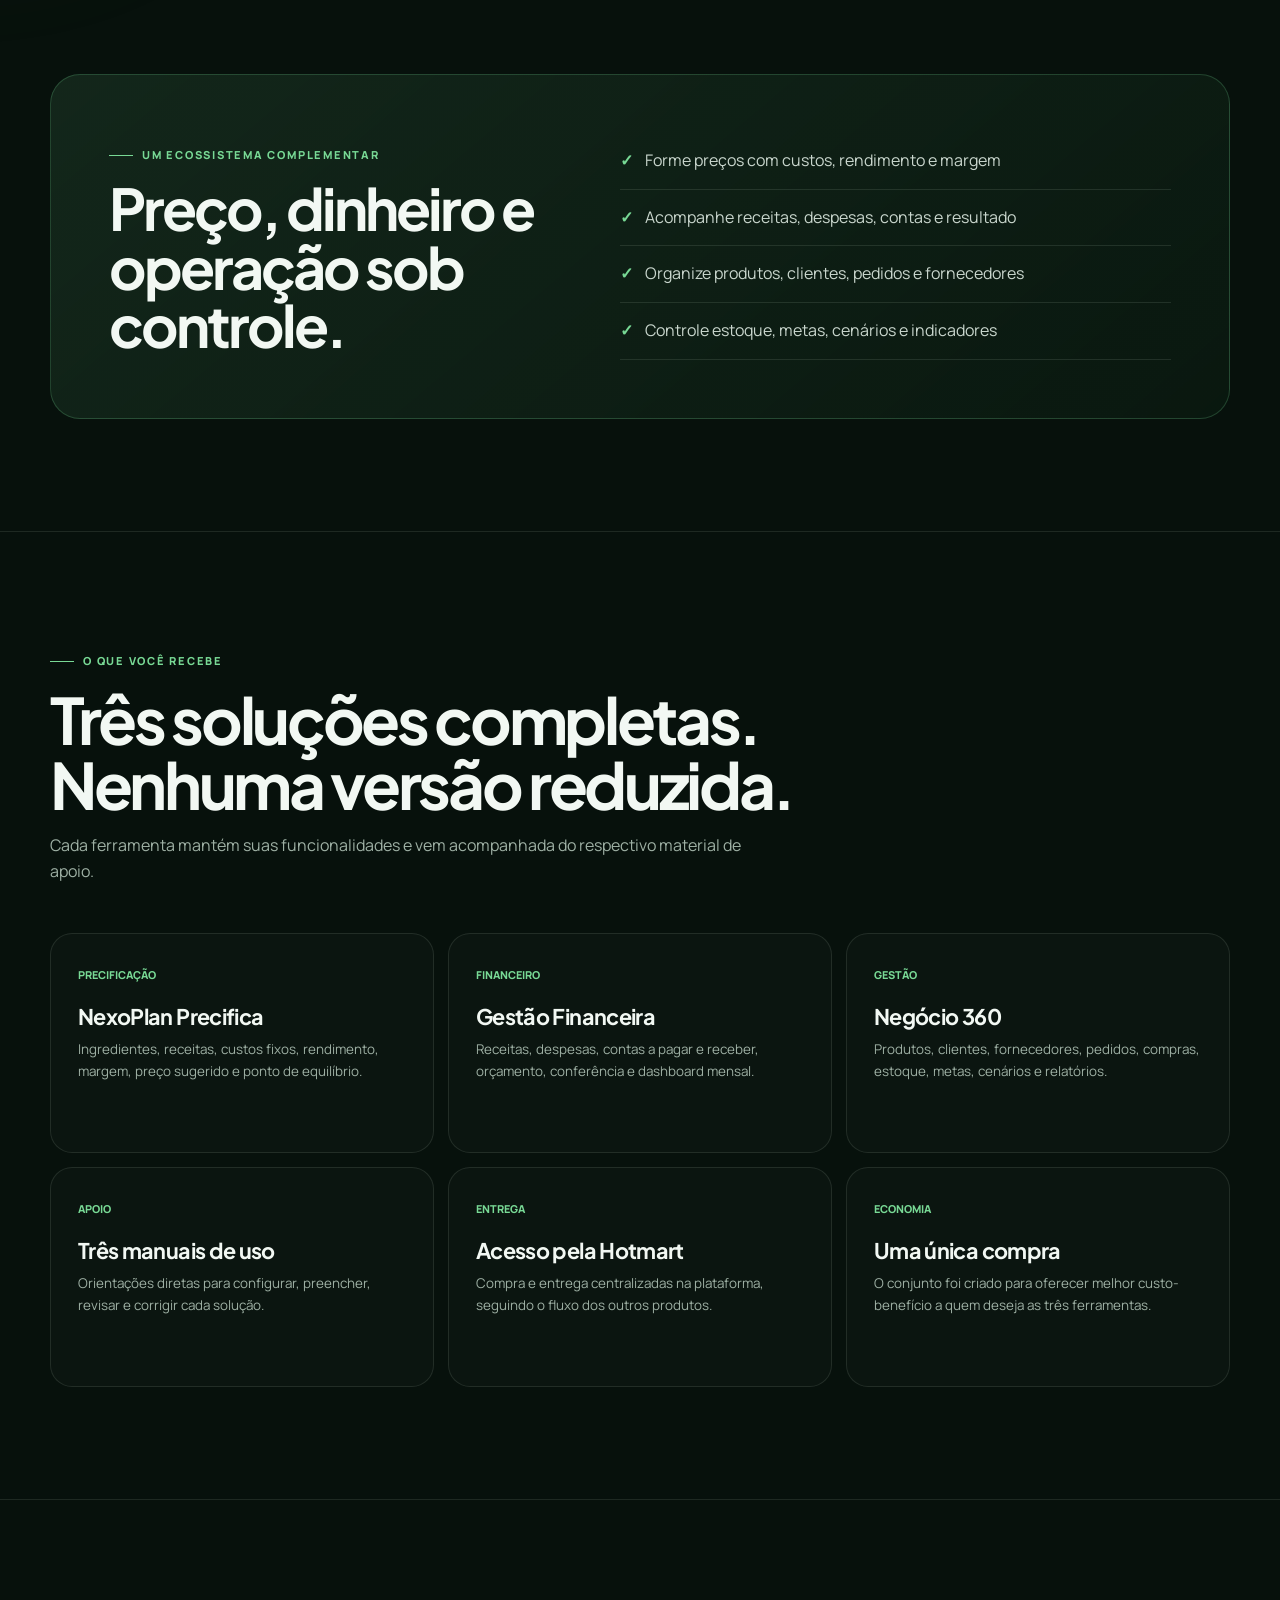
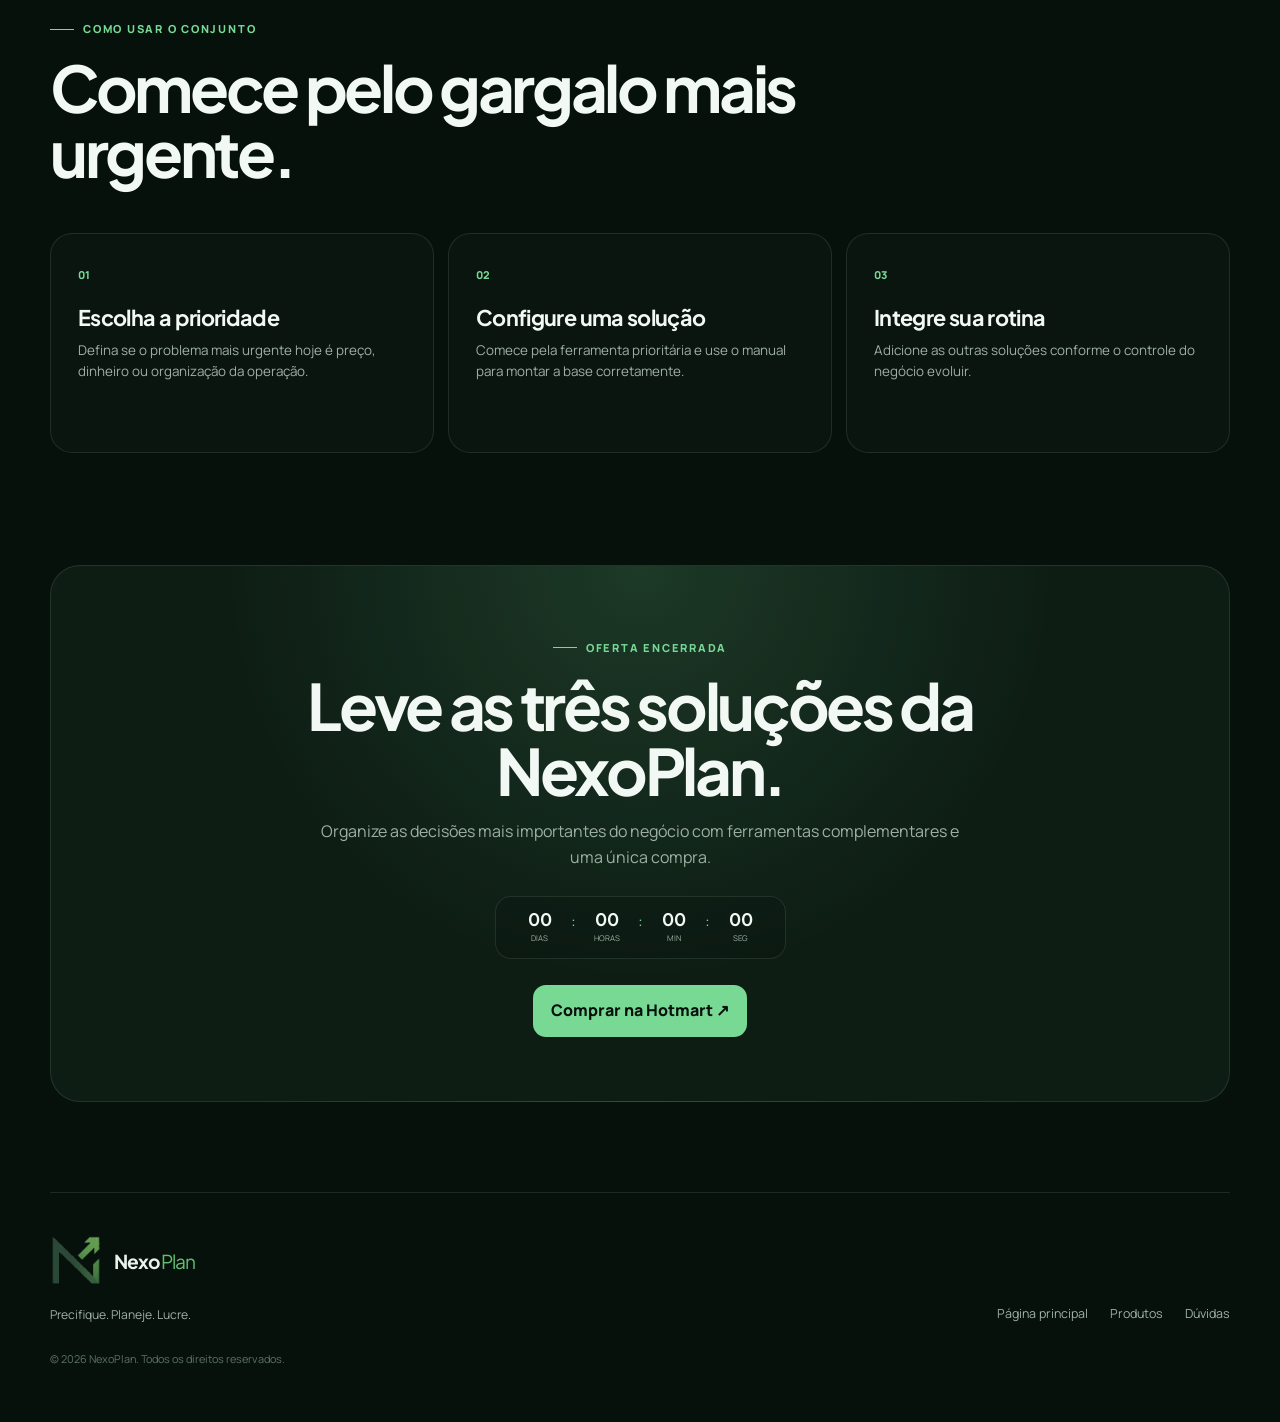
<file: conjunto/index.html>
<!DOCTYPE html>
<html lang="pt-BR">
<head>
  <meta charset="UTF-8"><meta name="viewport" content="width=device-width, initial-scale=1">
  <meta name="description" content="NexoPlan Conjunto Completo: Precifica, Gestão Financeira e Negócio 360 em uma única compra.">
  <meta name="theme-color" content="#07110c">
  <meta property="og:title" content="NexoPlan Conjunto Completo — As três soluções">
  <meta property="og:description" content="Organize preço, finanças e operação com as três soluções da NexoPlan e seus materiais de apoio.">
  <title>NexoPlan Conjunto Completo — As três soluções</title>
  <link rel="icon" type="image/png" sizes="32x32" href="../assets/favicon-32.png"><link rel="apple-touch-icon" sizes="180x180" href="../assets/apple-touch-icon.png"><link rel="manifest" href="../site.webmanifest">
  <link rel="preconnect" href="https://fonts.googleapis.com"><link rel="preconnect" href="https://fonts.gstatic.com" crossorigin>
  <link href="https://fonts.googleapis.com/css2?family=Manrope:wght@400;500;600;700;800&family=Plus+Jakarta+Sans:wght@600;700;800&display=swap" rel="stylesheet">
  <link rel="stylesheet" href="../styles.css?v=4b45069"><link rel="stylesheet" href="../product-page.css?v=4b45069">
</head>
<body class="product-page" data-product-key="conjunto" data-page-type="product">
  <a class="skip-link" href="#conteudo">Ir para o conteúdo</a><div class="ambient ambient-one" aria-hidden="true"></div><div class="ambient ambient-two" aria-hidden="true"></div>
  <header class="site-header" id="topo">
    <a class="brand brand-horizontal" href="../" aria-label="NexoPlan — página principal"><img src="../assets/nexoplan-icon-v2.png" alt="" width="42" height="42"><span><b>Nexo</b>Plan</span></a>
    <nav class="nav" id="main-nav" aria-label="Navegação principal"><a href="#incluido">O que inclui</a><a href="#como-ajuda">Para quem é</a><a href="../#solucoes">Outras soluções</a><a href="../#duvidas">Dúvidas</a></nav>
    <a class="header-cta" href="../">Página principal <span aria-hidden="true">↗</span></a>
    <button class="menu-button" type="button" aria-label="Abrir menu" aria-controls="main-nav" aria-expanded="false"><span></span><span></span></button>
  </header>
  <aside class="campaign-bar" data-campaign aria-label="Oferta de lançamento">
    <div class="campaign-copy"><span class="campaign-badge" data-offer-label>OFERTA DE LANÇAMENTO</span><p>Condições promocionais disponíveis até 26 de setembro, às 23h59.</p></div>
    <div class="countdown" data-countdown aria-label="Tempo restante da promoção"><span><b data-days>30</b><small>dias</small></span><i>:</i><span><b data-hours>00</b><small>horas</small></span><i>:</i><span><b data-minutes>00</b><small>min</small></span><i>:</i><span><b data-seconds>00</b><small>seg</small></span></div>
  </aside>
  <main id="conteudo">
    <section class="product-hero section-shell">
      <div class="reveal"><span class="eyebrow">AS TRÊS SOLUÇÕES NEXOPLAN</span><h1>Organize o negócio<br><span>por completo.</span></h1><p class="lead">Leve NexoPlan Precifica, Gestão Financeira e Negócio 360 em uma única compra para cuidar de preço, dinheiro e operação.</p><p class="support">Indicado para quem se identificou com mais de um problema ou quer começar com o ecossistema completo e melhor custo-benefício.</p>
        <div class="product-actions"><a class="button button-primary" data-promotional-link data-product-key="conjunto" href="https://pay.hotmart.com/E107372949H?off=5rpvl9n9">Comprar com a oferta ↗</a><a class="button button-ghost" href="#incluido">Ver tudo que está incluído</a></div>
        <small class="purchase-note">Compra e entrega processadas com segurança pela Hotmart.</small><a class="back-link" href="../">← Voltar para todas as soluções</a>
      </div>
      <div class="sheet-preview product-preview-large preview-bundle" aria-label="Prévia do NexoPlan Conjunto Completo">
        <div class="sheet-toolbar"><span class="sheet-logo">N</span><b>Ecossistema NexoPlan</b><span class="sheet-tab">3 soluções</span></div>
        <div class="bundle-stack">
          <div><span>01</span><p><small>PRECIFICA</small><strong>Custos, margem e preço</strong></p><i>INCLUÍDO</i></div>
          <div><span>02</span><p><small>GESTÃO FINANCEIRA</small><strong>Entradas, saídas e resultado</strong></p><i>INCLUÍDO</i></div>
          <div><span>03</span><p><small>NEGÓCIO 360</small><strong>Operação, estoque e metas</strong></p><i>INCLUÍDO</i></div>
        </div>
        <div class="sheet-callout"><span>Ecossistema completo</span><strong>Uma única compra</strong></div><p class="preview-note">As três soluções são entregues pela Hotmart com seus respectivos materiais de apoio.</p>
      </div>
    </section>
    <section class="problem-section" id="como-ajuda"><div class="section-shell"><div class="content-heading reveal"><span class="eyebrow">QUANDO O CONJUNTO FAZ SENTIDO</span><h2>Quando uma única área já não resolve tudo.</h2><p>O conjunto atende quem precisa estruturar diferentes partes do negócio sem comprar cada solução separadamente.</p></div><div class="problem-grid">
      <article class="reveal"><span>01</span><h3>Mais de um problema</h3><p>Você precisa melhorar preços, controle financeiro e organização da operação ao mesmo tempo.</p></article>
      <article class="reveal"><span>02</span><h3>Negócio em crescimento</h3><p>A rotina já exige ferramentas diferentes para acompanhar decisões e evitar informações perdidas.</p></article>
      <article class="reveal"><span>03</span><h3>Melhor custo-benefício</h3><p>Você prefere receber as três soluções em uma única compra em vez de adquiri-las separadamente.</p></article>
    </div></div></section>
    <section class="result-card section-shell reveal"><div><span class="eyebrow">UM ECOSSISTEMA COMPLEMENTAR</span><h2>Preço, dinheiro e operação sob controle.</h2></div><ul class="result-list"><li>Forme preços com custos, rendimento e margem</li><li>Acompanhe receitas, despesas, contas e resultado</li><li>Organize produtos, clientes, pedidos e fornecedores</li><li>Controle estoque, metas, cenários e indicadores</li></ul></section>
    <section class="inside-section" id="incluido"><div class="section-shell"><div class="content-heading reveal"><span class="eyebrow">O QUE VOCÊ RECEBE</span><h2>Três soluções completas. Nenhuma versão reduzida.</h2><p>Cada ferramenta mantém suas funcionalidades e vem acompanhada do respectivo material de apoio.</p></div><div class="inside-grid">
      <article class="reveal"><span>PRECIFICAÇÃO</span><h3>NexoPlan Precifica</h3><p>Ingredientes, receitas, custos fixos, rendimento, margem, preço sugerido e ponto de equilíbrio.</p></article>
      <article class="reveal"><span>FINANCEIRO</span><h3>Gestão Financeira</h3><p>Receitas, despesas, contas a pagar e receber, orçamento, conferência e dashboard mensal.</p></article>
      <article class="reveal"><span>GESTÃO</span><h3>Negócio 360</h3><p>Produtos, clientes, fornecedores, pedidos, compras, estoque, metas, cenários e relatórios.</p></article>
      <article class="reveal"><span>APOIO</span><h3>Três manuais de uso</h3><p>Orientações diretas para configurar, preencher, revisar e corrigir cada solução.</p></article>
      <article class="reveal"><span>ENTREGA</span><h3>Acesso pela Hotmart</h3><p>Compra e entrega centralizadas na plataforma, seguindo o fluxo dos outros produtos.</p></article>
      <article class="reveal"><span>ECONOMIA</span><h3>Uma única compra</h3><p>O conjunto foi criado para oferecer melhor custo-benefício a quem deseja as três ferramentas.</p></article>
    </div></div></section>
    <section class="steps-section"><div class="section-shell"><div class="content-heading reveal"><span class="eyebrow">COMO USAR O CONJUNTO</span><h2>Comece pelo gargalo mais urgente.</h2></div><div class="steps-grid">
      <article class="reveal"><span>01</span><h3>Escolha a prioridade</h3><p>Defina se o problema mais urgente hoje é preço, dinheiro ou organização da operação.</p></article>
      <article class="reveal"><span>02</span><h3>Configure uma solução</h3><p>Comece pela ferramenta prioritária e use o manual para montar a base corretamente.</p></article>
      <article class="reveal"><span>03</span><h3>Integre sua rotina</h3><p>Adicione as outras soluções conforme o controle do negócio evoluir.</p></article>
    </div></div></section>
    <section class="product-final section-shell reveal"><span class="eyebrow" data-offer-label>OFERTA DE LANÇAMENTO</span><h2>Leve as três soluções da NexoPlan.</h2><p>Organize as decisões mais importantes do negócio com ferramentas complementares e uma única compra.</p><div class="countdown" data-countdown aria-label="Tempo restante da promoção"><span><b data-days>30</b><small>dias</small></span><i>:</i><span><b data-hours>00</b><small>horas</small></span><i>:</i><span><b data-minutes>00</b><small>min</small></span><i>:</i><span><b data-seconds>00</b><small>seg</small></span></div><a class="button button-primary" data-promotional-link data-product-key="conjunto" href="https://pay.hotmart.com/E107372949H?off=5rpvl9n9">Comprar com a oferta ↗</a></section>
  </main>
  <footer class="site-footer"><div class="footer-brand"><a class="brand brand-horizontal footer-logo" href="../" aria-label="NexoPlan"><img src="../assets/nexoplan-icon-v2.png" alt="" width="52" height="52"><span><b>Nexo</b>Plan</span></a><p>Precifique. Planeje. Lucre.</p></div><nav class="footer-links"><a href="../">Página principal</a><a href="../#solucoes">Produtos</a><a href="../#duvidas">Dúvidas</a></nav><p class="copyright">© <span id="current-year"></span> NexoPlan. Todos os direitos reservados.</p></footer>
  <script src="../analytics-config.js"></script>
  <script src="../analytics.js"></script>
  <script src="../script.js?v=4b45069"></script>
</body>
</html>
</file>
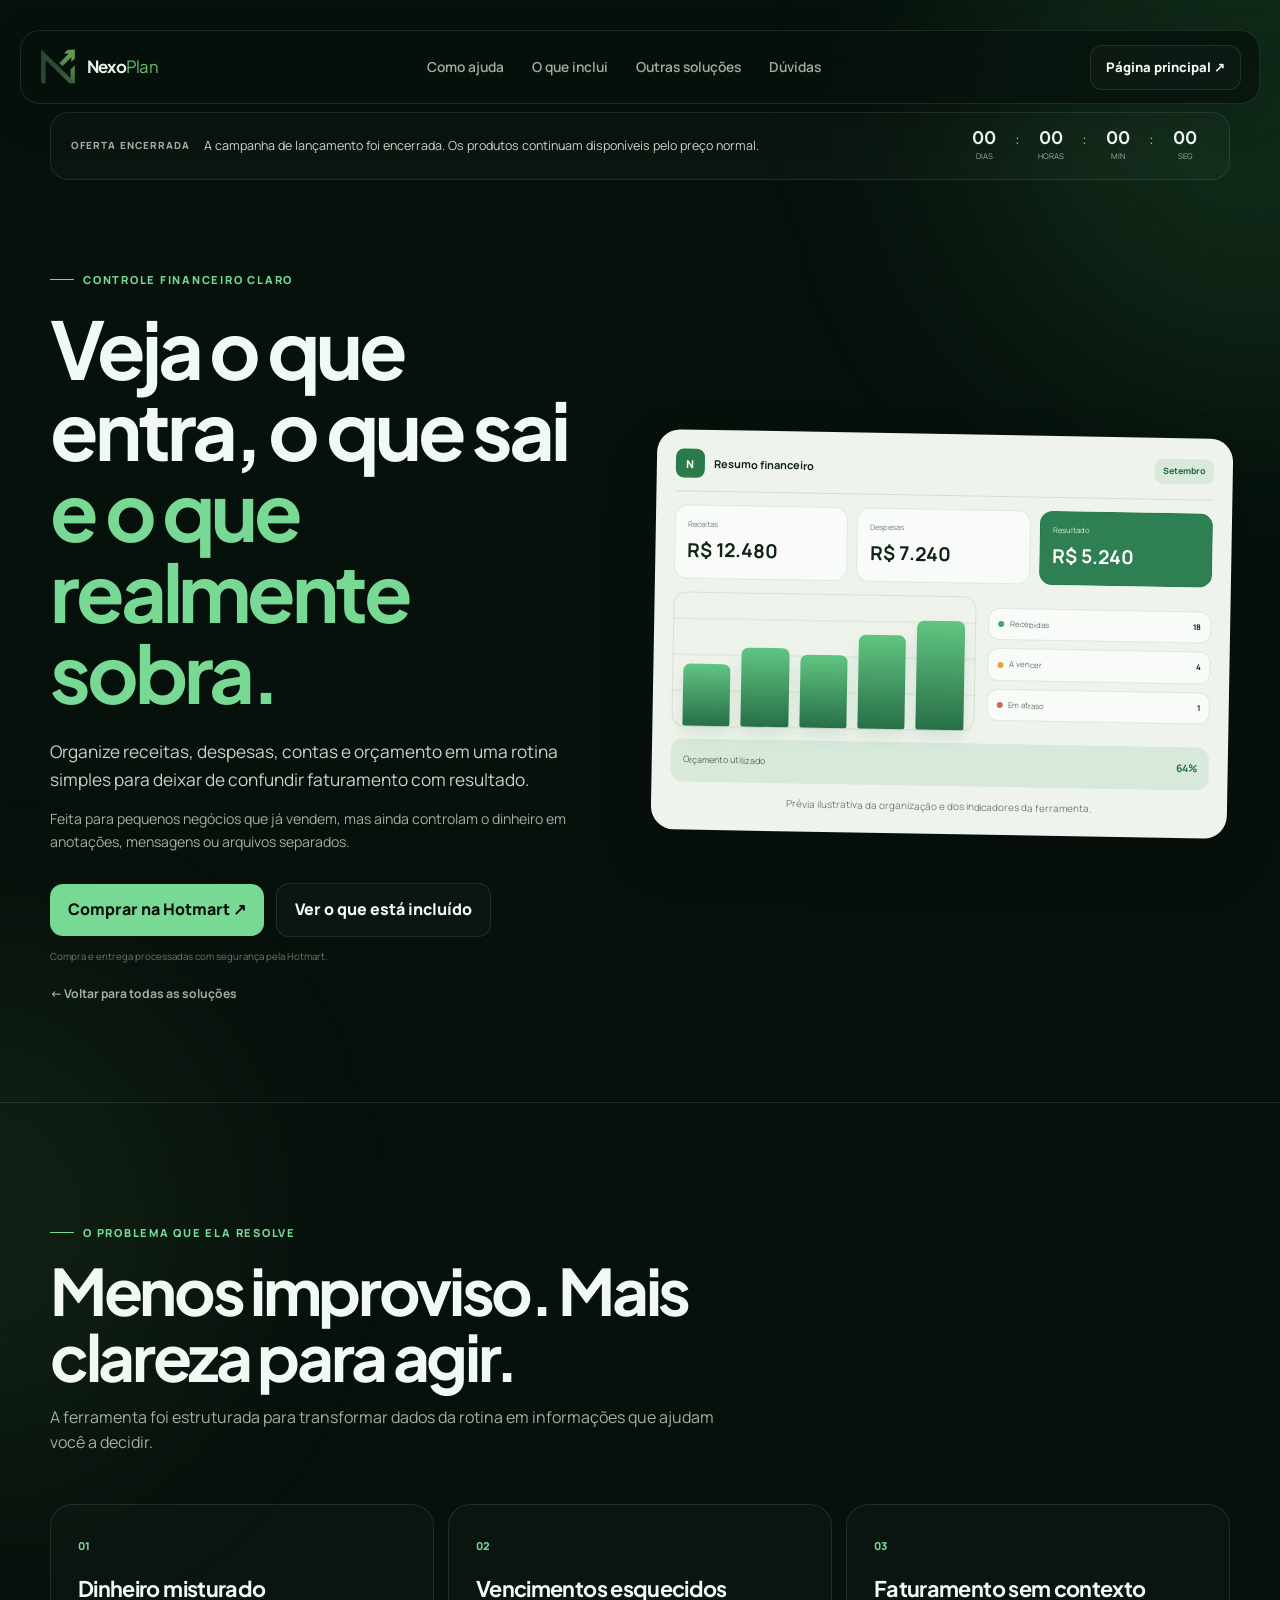
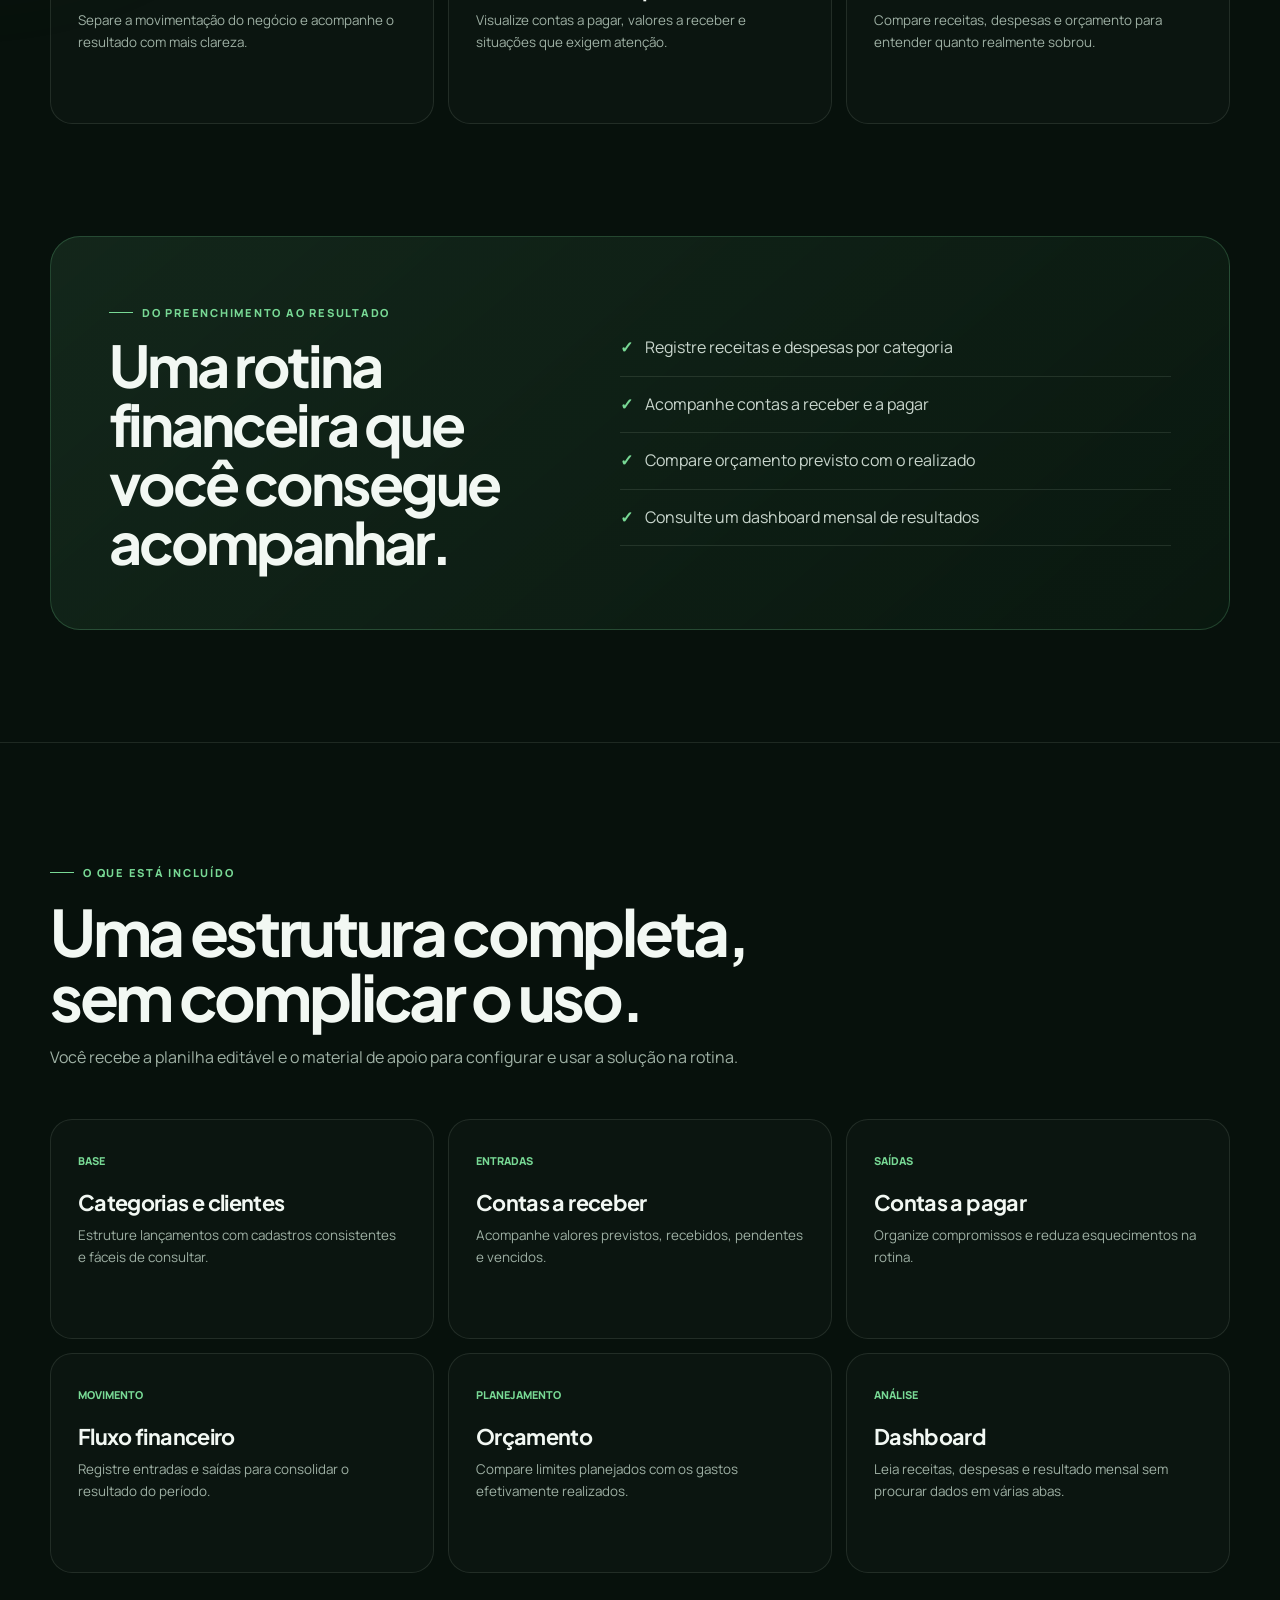
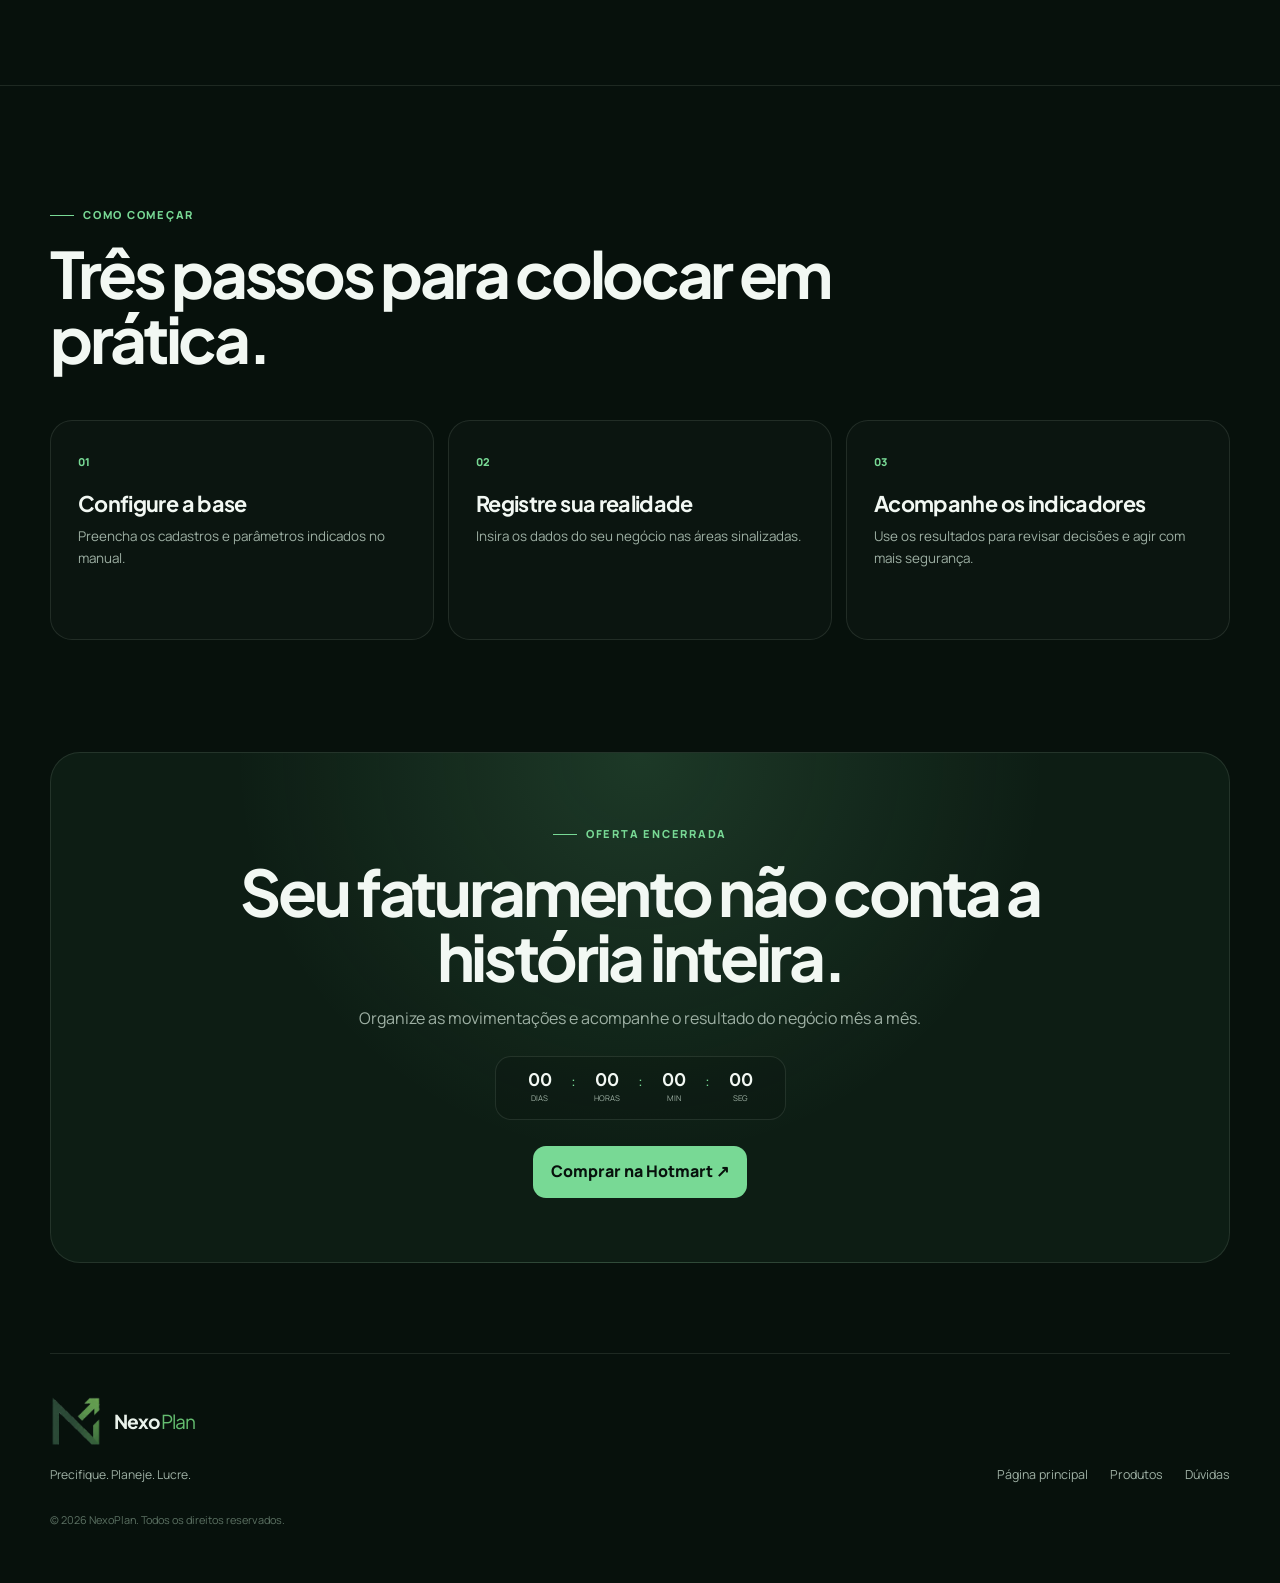
<file: gestao-financeira/index.html>
<!DOCTYPE html>
<html lang="pt-BR">
<head>
  <meta charset="UTF-8"><meta name="viewport" content="width=device-width, initial-scale=1">
  <meta name="description" content="Controle financeiro para pequenos negócios.">
  <meta name="theme-color" content="#07110c">
  <meta property="og:title" content="NexoPlan Gestão Financeira — NexoPlan">
  <meta property="og:description" content="Organize receitas, despesas, contas e orçamento em uma rotina simples para deixar de confundir faturamento com resultado.">
  <title>NexoPlan Gestão Financeira — NexoPlan</title>
  <link rel="icon" type="image/png" sizes="32x32" href="../assets/favicon-32.png"><link rel="apple-touch-icon" sizes="180x180" href="../assets/apple-touch-icon.png"><link rel="manifest" href="../site.webmanifest">
  <link rel="preconnect" href="https://fonts.googleapis.com"><link rel="preconnect" href="https://fonts.gstatic.com" crossorigin>
  <link href="https://fonts.googleapis.com/css2?family=Manrope:wght@400;500;600;700;800&family=Plus+Jakarta+Sans:wght@600;700;800&display=swap" rel="stylesheet">
  <link rel="stylesheet" href="../styles.css?v=4b45069"><link rel="stylesheet" href="../product-page.css?v=4b45069">
</head>
<body class="product-page" data-product-key="financeiro" data-page-type="product">
  <a class="skip-link" href="#conteudo">Ir para o conteúdo</a><div class="ambient ambient-one" aria-hidden="true"></div><div class="ambient ambient-two" aria-hidden="true"></div>
  <header class="site-header" id="topo">
    <a class="brand brand-horizontal" href="../" aria-label="NexoPlan — página principal"><img src="../assets/nexoplan-icon-v2.png" alt="" width="42" height="42"><span><b>Nexo</b>Plan</span></a>
    <nav class="nav" id="main-nav" aria-label="Navegação principal"><a href="#como-ajuda">Como ajuda</a><a href="#incluido">O que inclui</a><a href="../#solucoes">Outras soluções</a><a href="../#duvidas">Dúvidas</a></nav>
    <a class="header-cta" href="../">Página principal <span aria-hidden="true">↗</span></a>
    <button class="menu-button" type="button" aria-label="Abrir menu" aria-controls="main-nav" aria-expanded="false"><span></span><span></span></button>
  </header>
  <aside class="campaign-bar" data-campaign aria-label="Oferta de lançamento">
    <div class="campaign-copy"><span class="campaign-badge" data-offer-label>OFERTA DE LANÇAMENTO</span><p>Condições promocionais disponíveis até 26 de setembro, às 23h59.</p></div>
    <div class="countdown" data-countdown aria-label="Tempo restante da promoção"><span><b data-days>30</b><small>dias</small></span><i>:</i><span><b data-hours>00</b><small>horas</small></span><i>:</i><span><b data-minutes>00</b><small>min</small></span><i>:</i><span><b data-seconds>00</b><small>seg</small></span></div>
  </aside>
  <main id="conteudo">
    <section class="product-hero section-shell">
      <div class="reveal"><span class="eyebrow">CONTROLE FINANCEIRO CLARO</span><h1>Veja o que entra, o que sai<br><span>e o que realmente sobra.</span></h1><p class="lead">Organize receitas, despesas, contas e orçamento em uma rotina simples para deixar de confundir faturamento com resultado.</p><p class="support">Feita para pequenos negócios que já vendem, mas ainda controlam o dinheiro em anotações, mensagens ou arquivos separados.</p>
        <div class="product-actions"><a class="button button-primary" data-promotional-link data-product-key="financeiro" href="https://pay.hotmart.com/U107329608Y?off=amuz3gem">Comprar com a oferta ↗</a><a class="button button-ghost" href="#incluido">Ver o que está incluído</a></div>
        <small class="purchase-note">Compra e entrega processadas com segurança pela Hotmart.</small><a class="back-link" href="../">← Voltar para todas as soluções</a>
      </div><div class="sheet-preview product-preview-large" aria-label="Prévia do NexoPlan Gestão Financeira">
 <div class="sheet-toolbar"><span class="sheet-logo">N</span><b>Resumo financeiro</b><span class="sheet-tab">Setembro</span></div>
 <div class="sheet-metrics"><div><small>Receitas</small><strong>R$ 12.480</strong></div><div><small>Despesas</small><strong>R$ 7.240</strong></div><div class="featured"><small>Resultado</small><strong>R$ 5.240</strong></div></div>
 <div class="finance-visual"><div class="finance-bars"><i style="--h:52%"></i><i style="--h:66%"></i><i style="--h:61%"></i><i style="--h:79%"></i><i style="--h:92%"></i></div><div class="finance-summary"><span><i class="status paid"></i>Recebidas <b>18</b></span><span><i class="status pending"></i>A vencer <b>4</b></span><span><i class="status alert"></i>Em atraso <b>1</b></span></div></div>
 <div class="sheet-callout"><span>Orçamento utilizado</span><strong>64%</strong></div><p class="preview-note">Prévia ilustrativa da organização e dos indicadores da ferramenta.</p></div>
    </section>
    <section class="problem-section" id="como-ajuda"><div class="section-shell"><div class="content-heading reveal"><span class="eyebrow">O PROBLEMA QUE ELA RESOLVE</span><h2>Menos improviso. Mais clareza para agir.</h2><p>A ferramenta foi estruturada para transformar dados da rotina em informações que ajudam você a decidir.</p></div><div class="problem-grid"><article class="reveal"><span>01</span><h3>Dinheiro misturado</h3><p>Separe a movimentação do negócio e acompanhe o resultado com mais clareza.</p></article><article class="reveal"><span>02</span><h3>Vencimentos esquecidos</h3><p>Visualize contas a pagar, valores a receber e situações que exigem atenção.</p></article><article class="reveal"><span>03</span><h3>Faturamento sem contexto</h3><p>Compare receitas, despesas e orçamento para entender quanto realmente sobrou.</p></article></div></div></section>
    <section class="result-card section-shell reveal"><div><span class="eyebrow">DO PREENCHIMENTO AO RESULTADO</span><h2>Uma rotina financeira que você consegue acompanhar.</h2></div><ul class="result-list"><li>Registre receitas e despesas por categoria</li><li>Acompanhe contas a receber e a pagar</li><li>Compare orçamento previsto com o realizado</li><li>Consulte um dashboard mensal de resultados</li></ul></section>
    <section class="inside-section" id="incluido"><div class="section-shell"><div class="content-heading reveal"><span class="eyebrow">O QUE ESTÁ INCLUÍDO</span><h2>Uma estrutura completa, sem complicar o uso.</h2><p>Você recebe a planilha editável e o material de apoio para configurar e usar a solução na rotina.</p></div><div class="inside-grid"><article class="reveal"><span>BASE</span><h3>Categorias e clientes</h3><p>Estruture lançamentos com cadastros consistentes e fáceis de consultar.</p></article><article class="reveal"><span>ENTRADAS</span><h3>Contas a receber</h3><p>Acompanhe valores previstos, recebidos, pendentes e vencidos.</p></article><article class="reveal"><span>SAÍDAS</span><h3>Contas a pagar</h3><p>Organize compromissos e reduza esquecimentos na rotina.</p></article><article class="reveal"><span>MOVIMENTO</span><h3>Fluxo financeiro</h3><p>Registre entradas e saídas para consolidar o resultado do período.</p></article><article class="reveal"><span>PLANEJAMENTO</span><h3>Orçamento</h3><p>Compare limites planejados com os gastos efetivamente realizados.</p></article><article class="reveal"><span>ANÁLISE</span><h3>Dashboard</h3><p>Leia receitas, despesas e resultado mensal sem procurar dados em várias abas.</p></article></div></div></section>
    <section class="steps-section"><div class="section-shell"><div class="content-heading reveal"><span class="eyebrow">COMO COMEÇAR</span><h2>Três passos para colocar em prática.</h2></div><div class="steps-grid"><article class="reveal"><span>01</span><h3>Configure a base</h3><p>Preencha os cadastros e parâmetros indicados no manual.</p></article><article class="reveal"><span>02</span><h3>Registre sua realidade</h3><p>Insira os dados do seu negócio nas áreas sinalizadas.</p></article><article class="reveal"><span>03</span><h3>Acompanhe os indicadores</h3><p>Use os resultados para revisar decisões e agir com mais segurança.</p></article></div></div></section>
    <section class="product-final section-shell reveal"><span class="eyebrow" data-offer-label>OFERTA DE LANÇAMENTO</span><h2>Seu faturamento não conta a história inteira.</h2><p>Organize as movimentações e acompanhe o resultado do negócio mês a mês.</p><div class="countdown" data-countdown aria-label="Tempo restante da promoção"><span><b data-days>30</b><small>dias</small></span><i>:</i><span><b data-hours>00</b><small>horas</small></span><i>:</i><span><b data-minutes>00</b><small>min</small></span><i>:</i><span><b data-seconds>00</b><small>seg</small></span></div><a class="button button-primary" data-promotional-link data-product-key="financeiro" href="https://pay.hotmart.com/U107329608Y?off=amuz3gem">Comprar com a oferta ↗</a></section>
  </main>
  <footer class="site-footer"><div class="footer-brand"><a class="brand brand-horizontal footer-logo" href="../" aria-label="NexoPlan"><img src="../assets/nexoplan-icon-v2.png" alt="" width="52" height="52"><span><b>Nexo</b>Plan</span></a><p>Precifique. Planeje. Lucre.</p></div><nav class="footer-links"><a href="../">Página principal</a><a href="../#solucoes">Produtos</a><a href="../#duvidas">Dúvidas</a></nav><p class="copyright">© <span id="current-year"></span> NexoPlan. Todos os direitos reservados.</p></footer>
  <script src="../analytics-config.js"></script>
  <script src="../analytics.js"></script>
  <script src="../script.js?v=4b45069"></script>
</body>
</html>
</file>
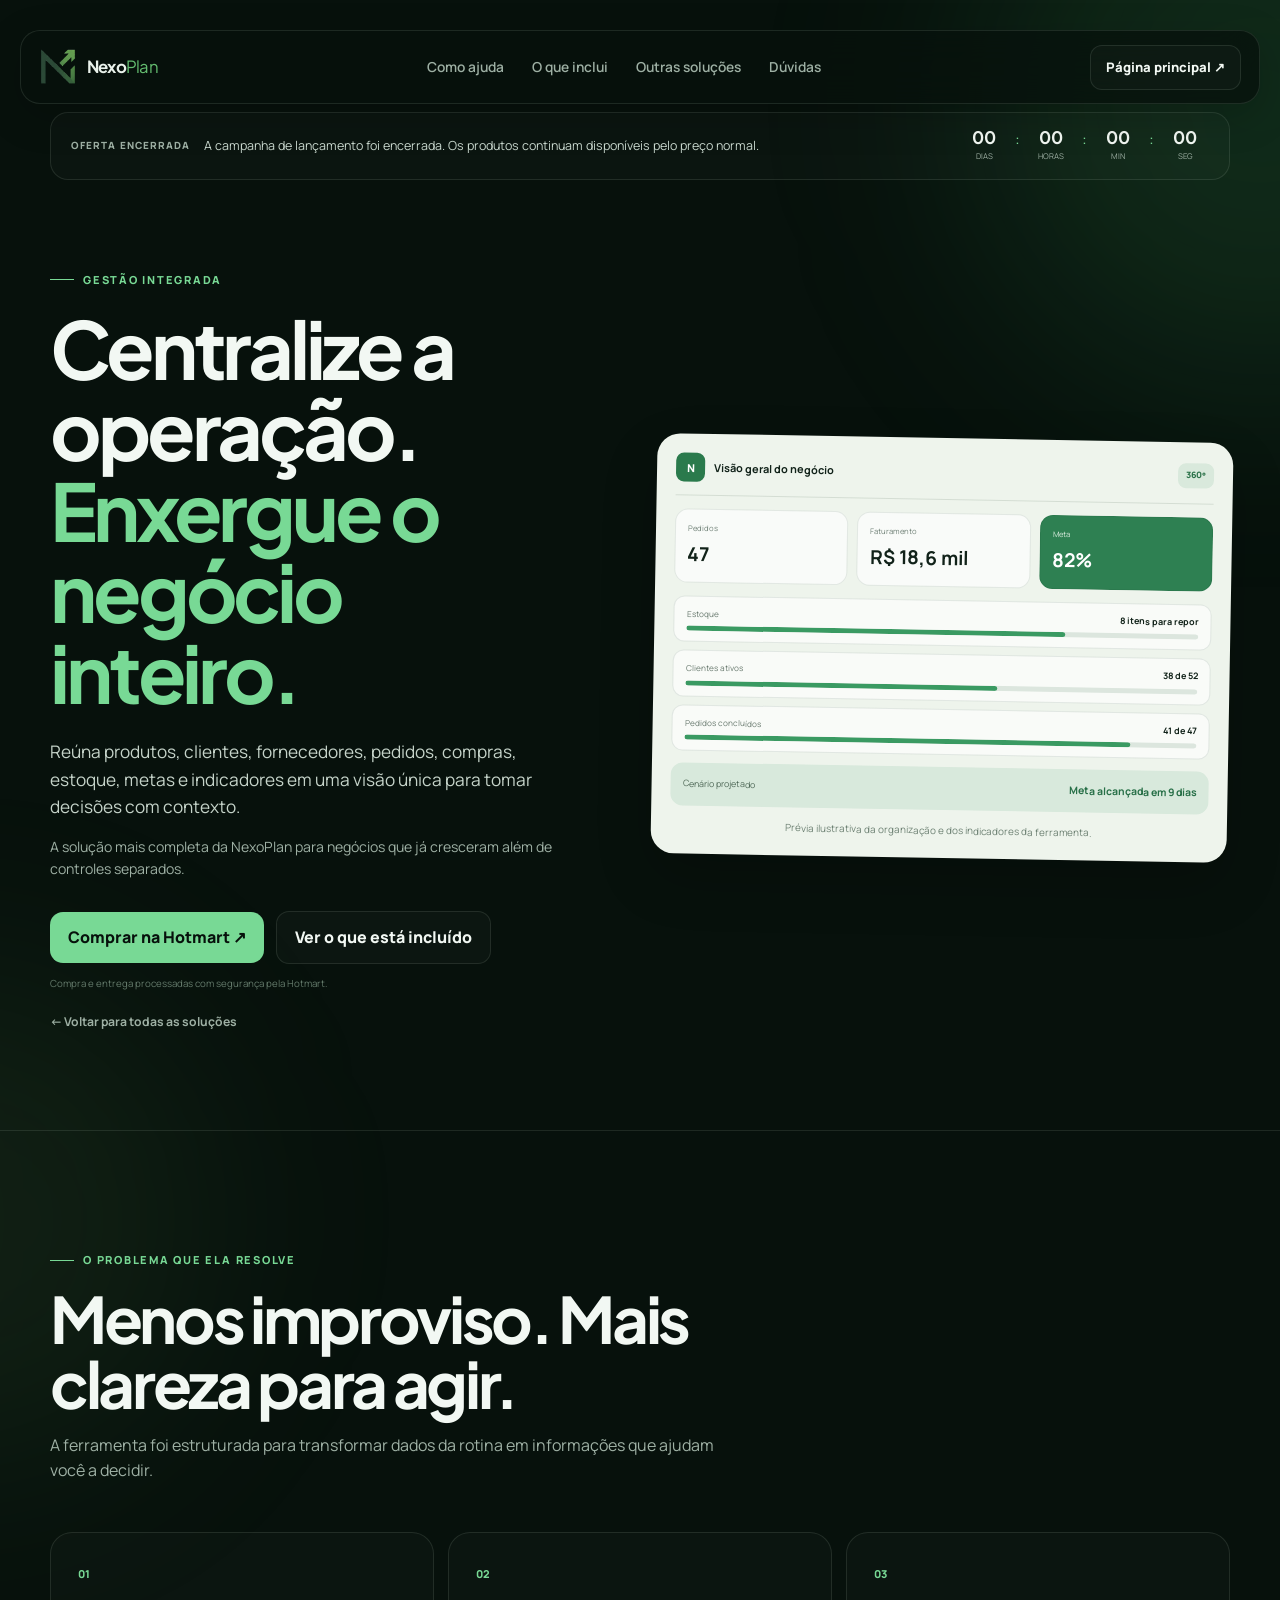
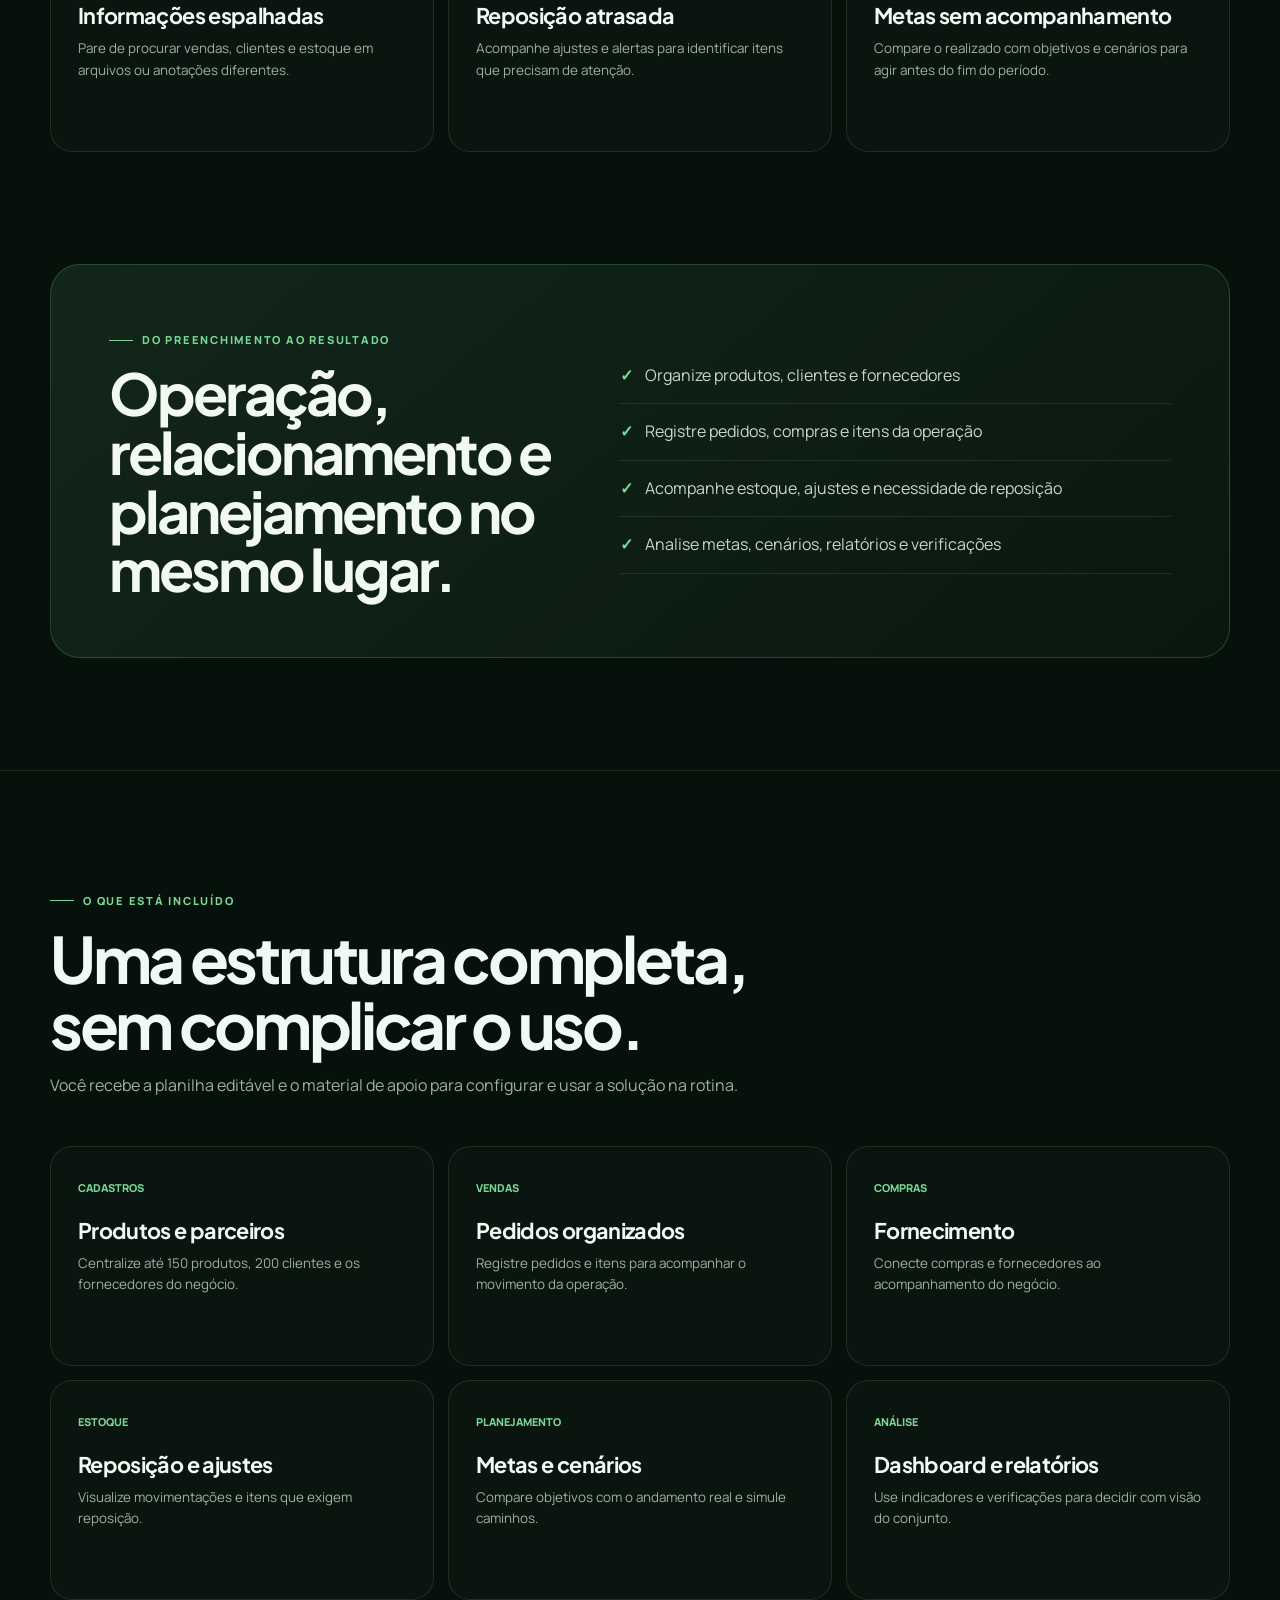
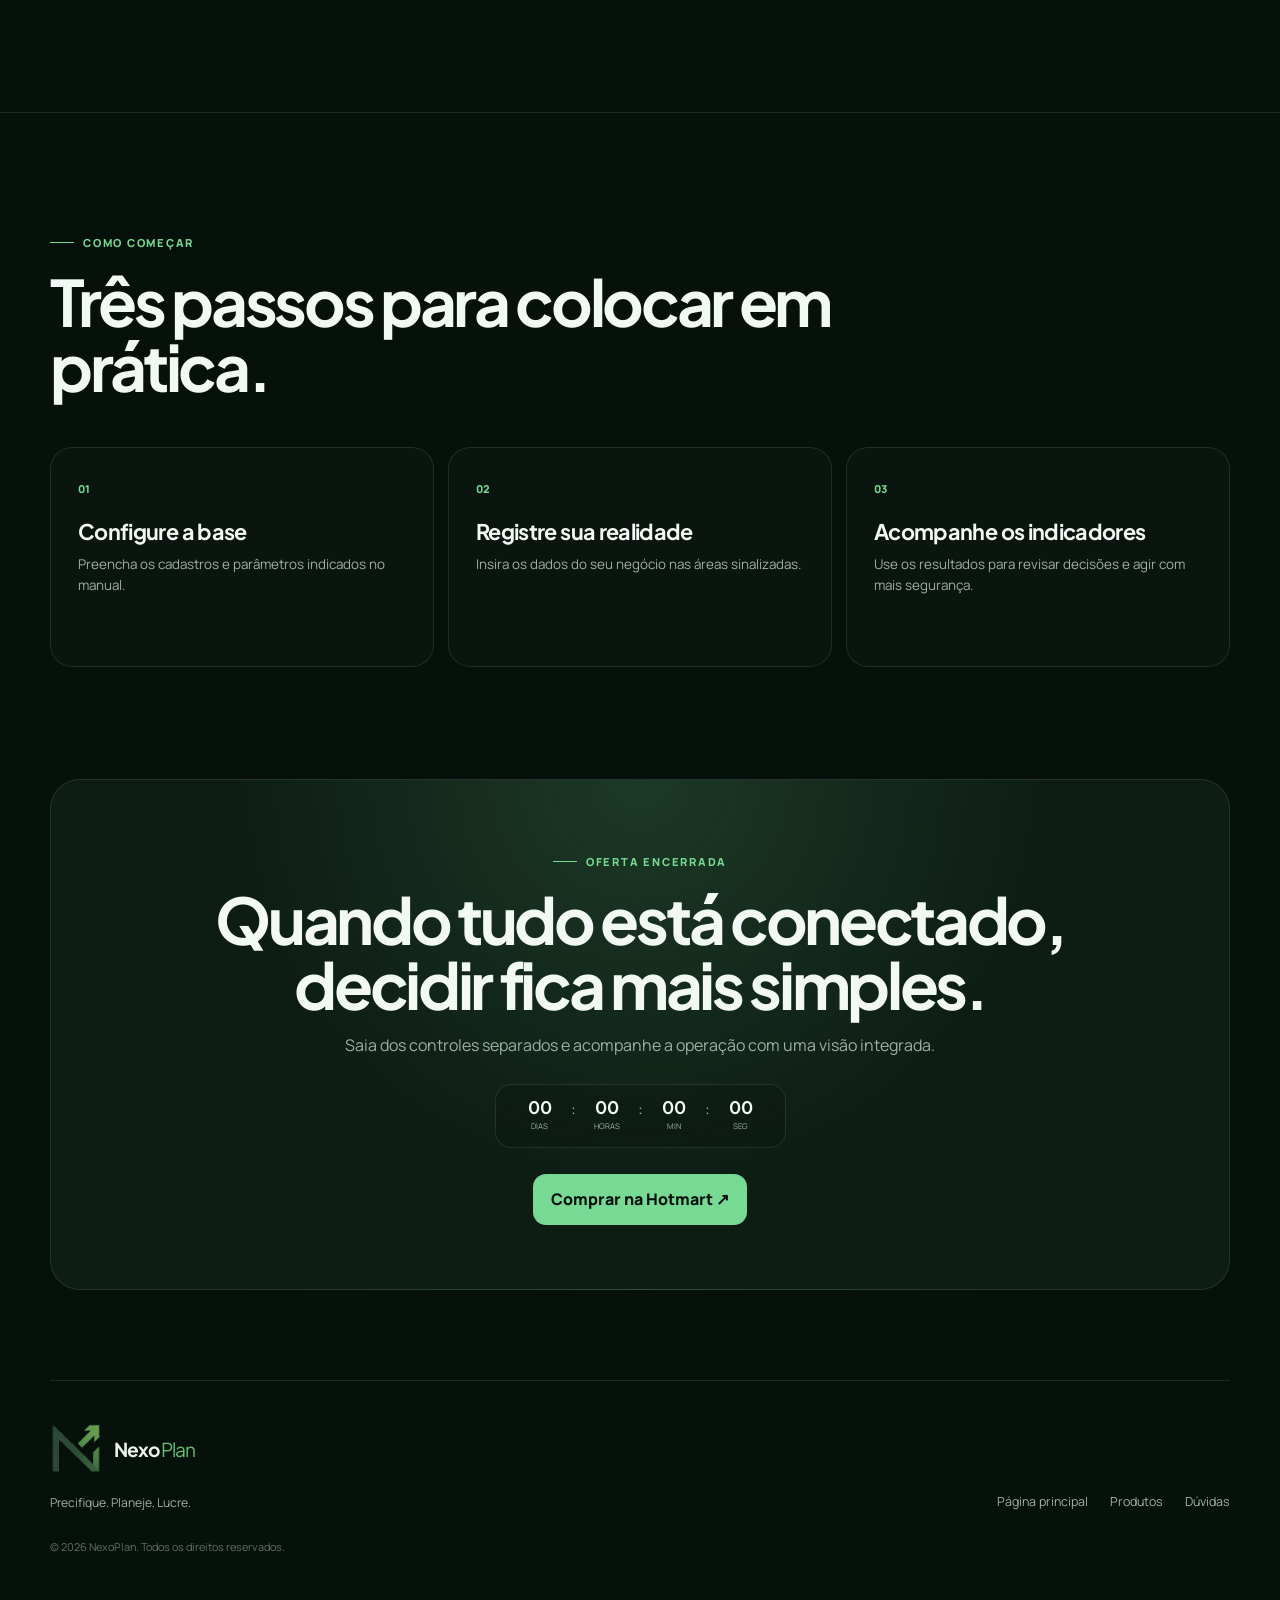
<file: negocio/index.html>
<!DOCTYPE html>
<html lang="pt-BR">
<head>
  <meta charset="UTF-8"><meta name="viewport" content="width=device-width, initial-scale=1">
  <meta name="description" content="Gestão integrada para pequenos negócios.">
  <meta name="theme-color" content="#07110c">
  <meta property="og:title" content="NexoPlan Negócio 360 — NexoPlan">
  <meta property="og:description" content="Reúna produtos, clientes, fornecedores, pedidos, compras, estoque, metas e indicadores em uma visão única para tomar decisões com contexto.">
  <title>NexoPlan Negócio 360 — NexoPlan</title>
  <link rel="icon" type="image/png" sizes="32x32" href="../assets/favicon-32.png"><link rel="apple-touch-icon" sizes="180x180" href="../assets/apple-touch-icon.png"><link rel="manifest" href="../site.webmanifest">
  <link rel="preconnect" href="https://fonts.googleapis.com"><link rel="preconnect" href="https://fonts.gstatic.com" crossorigin>
  <link href="https://fonts.googleapis.com/css2?family=Manrope:wght@400;500;600;700;800&family=Plus+Jakarta+Sans:wght@600;700;800&display=swap" rel="stylesheet">
  <link rel="stylesheet" href="../styles.css?v=4b45069"><link rel="stylesheet" href="../product-page.css?v=4b45069">
</head>
<body class="product-page" data-product-key="negocio" data-page-type="product">
  <a class="skip-link" href="#conteudo">Ir para o conteúdo</a><div class="ambient ambient-one" aria-hidden="true"></div><div class="ambient ambient-two" aria-hidden="true"></div>
  <header class="site-header" id="topo">
    <a class="brand brand-horizontal" href="../" aria-label="NexoPlan — página principal"><img src="../assets/nexoplan-icon-v2.png" alt="" width="42" height="42"><span><b>Nexo</b>Plan</span></a>
    <nav class="nav" id="main-nav" aria-label="Navegação principal"><a href="#como-ajuda">Como ajuda</a><a href="#incluido">O que inclui</a><a href="../#solucoes">Outras soluções</a><a href="../#duvidas">Dúvidas</a></nav>
    <a class="header-cta" href="../">Página principal <span aria-hidden="true">↗</span></a>
    <button class="menu-button" type="button" aria-label="Abrir menu" aria-controls="main-nav" aria-expanded="false"><span></span><span></span></button>
  </header>
  <aside class="campaign-bar" data-campaign aria-label="Oferta de lançamento">
    <div class="campaign-copy"><span class="campaign-badge" data-offer-label>OFERTA DE LANÇAMENTO</span><p>Condições promocionais disponíveis até 26 de setembro, às 23h59.</p></div>
    <div class="countdown" data-countdown aria-label="Tempo restante da promoção"><span><b data-days>30</b><small>dias</small></span><i>:</i><span><b data-hours>00</b><small>horas</small></span><i>:</i><span><b data-minutes>00</b><small>min</small></span><i>:</i><span><b data-seconds>00</b><small>seg</small></span></div>
  </aside>
  <main id="conteudo">
    <section class="product-hero section-shell">
      <div class="reveal"><span class="eyebrow">GESTÃO INTEGRADA</span><h1>Centralize a operação.<br><span>Enxergue o negócio inteiro.</span></h1><p class="lead">Reúna produtos, clientes, fornecedores, pedidos, compras, estoque, metas e indicadores em uma visão única para tomar decisões com contexto.</p><p class="support">A solução mais completa da NexoPlan para negócios que já cresceram além de controles separados.</p>
        <div class="product-actions"><a class="button button-primary" data-promotional-link data-product-key="negocio" href="https://pay.hotmart.com/X107329706V?off=kjiwmiq4">Comprar com a oferta ↗</a><a class="button button-ghost" href="#incluido">Ver o que está incluído</a></div>
        <small class="purchase-note">Compra e entrega processadas com segurança pela Hotmart.</small><a class="back-link" href="../">← Voltar para todas as soluções</a>
      </div><div class="sheet-preview product-preview-large" aria-label="Prévia do NexoPlan Negócio 360">
 <div class="sheet-toolbar"><span class="sheet-logo">N</span><b>Visão geral do negócio</b><span class="sheet-tab">360°</span></div>
 <div class="sheet-metrics"><div><small>Pedidos</small><strong>47</strong></div><div><small>Faturamento</small><strong>R$ 18,6 mil</strong></div><div class="featured"><small>Meta</small><strong>82%</strong></div></div>
 <div class="business-grid"><div><span>Estoque</span><strong>8 itens para repor</strong><i class="progress"><b style="--w:74%"></b></i></div><div><span>Clientes ativos</span><strong>38 de 52</strong><i class="progress"><b style="--w:61%"></b></i></div><div><span>Pedidos concluídos</span><strong>41 de 47</strong><i class="progress"><b style="--w:87%"></b></i></div></div>
 <div class="sheet-callout"><span>Cenário projetado</span><strong>Meta alcançada em 9 dias</strong></div><p class="preview-note">Prévia ilustrativa da organização e dos indicadores da ferramenta.</p></div>
    </section>
    <section class="problem-section" id="como-ajuda"><div class="section-shell"><div class="content-heading reveal"><span class="eyebrow">O PROBLEMA QUE ELA RESOLVE</span><h2>Menos improviso. Mais clareza para agir.</h2><p>A ferramenta foi estruturada para transformar dados da rotina em informações que ajudam você a decidir.</p></div><div class="problem-grid"><article class="reveal"><span>01</span><h3>Informações espalhadas</h3><p>Pare de procurar vendas, clientes e estoque em arquivos ou anotações diferentes.</p></article><article class="reveal"><span>02</span><h3>Reposição atrasada</h3><p>Acompanhe ajustes e alertas para identificar itens que precisam de atenção.</p></article><article class="reveal"><span>03</span><h3>Metas sem acompanhamento</h3><p>Compare o realizado com objetivos e cenários para agir antes do fim do período.</p></article></div></div></section>
    <section class="result-card section-shell reveal"><div><span class="eyebrow">DO PREENCHIMENTO AO RESULTADO</span><h2>Operação, relacionamento e planejamento no mesmo lugar.</h2></div><ul class="result-list"><li>Organize produtos, clientes e fornecedores</li><li>Registre pedidos, compras e itens da operação</li><li>Acompanhe estoque, ajustes e necessidade de reposição</li><li>Analise metas, cenários, relatórios e verificações</li></ul></section>
    <section class="inside-section" id="incluido"><div class="section-shell"><div class="content-heading reveal"><span class="eyebrow">O QUE ESTÁ INCLUÍDO</span><h2>Uma estrutura completa, sem complicar o uso.</h2><p>Você recebe a planilha editável e o material de apoio para configurar e usar a solução na rotina.</p></div><div class="inside-grid"><article class="reveal"><span>CADASTROS</span><h3>Produtos e parceiros</h3><p>Centralize até 150 produtos, 200 clientes e os fornecedores do negócio.</p></article><article class="reveal"><span>VENDAS</span><h3>Pedidos organizados</h3><p>Registre pedidos e itens para acompanhar o movimento da operação.</p></article><article class="reveal"><span>COMPRAS</span><h3>Fornecimento</h3><p>Conecte compras e fornecedores ao acompanhamento do negócio.</p></article><article class="reveal"><span>ESTOQUE</span><h3>Reposição e ajustes</h3><p>Visualize movimentações e itens que exigem reposição.</p></article><article class="reveal"><span>PLANEJAMENTO</span><h3>Metas e cenários</h3><p>Compare objetivos com o andamento real e simule caminhos.</p></article><article class="reveal"><span>ANÁLISE</span><h3>Dashboard e relatórios</h3><p>Use indicadores e verificações para decidir com visão do conjunto.</p></article></div></div></section>
    <section class="steps-section"><div class="section-shell"><div class="content-heading reveal"><span class="eyebrow">COMO COMEÇAR</span><h2>Três passos para colocar em prática.</h2></div><div class="steps-grid"><article class="reveal"><span>01</span><h3>Configure a base</h3><p>Preencha os cadastros e parâmetros indicados no manual.</p></article><article class="reveal"><span>02</span><h3>Registre sua realidade</h3><p>Insira os dados do seu negócio nas áreas sinalizadas.</p></article><article class="reveal"><span>03</span><h3>Acompanhe os indicadores</h3><p>Use os resultados para revisar decisões e agir com mais segurança.</p></article></div></div></section>
    <section class="product-final section-shell reveal"><span class="eyebrow" data-offer-label>OFERTA DE LANÇAMENTO</span><h2>Quando tudo está conectado, decidir fica mais simples.</h2><p>Saia dos controles separados e acompanhe a operação com uma visão integrada.</p><div class="countdown" data-countdown aria-label="Tempo restante da promoção"><span><b data-days>30</b><small>dias</small></span><i>:</i><span><b data-hours>00</b><small>horas</small></span><i>:</i><span><b data-minutes>00</b><small>min</small></span><i>:</i><span><b data-seconds>00</b><small>seg</small></span></div><a class="button button-primary" data-promotional-link data-product-key="negocio" href="https://pay.hotmart.com/X107329706V?off=kjiwmiq4">Comprar com a oferta ↗</a></section>
  </main>
  <footer class="site-footer"><div class="footer-brand"><a class="brand brand-horizontal footer-logo" href="../" aria-label="NexoPlan"><img src="../assets/nexoplan-icon-v2.png" alt="" width="52" height="52"><span><b>Nexo</b>Plan</span></a><p>Precifique. Planeje. Lucre.</p></div><nav class="footer-links"><a href="../">Página principal</a><a href="../#solucoes">Produtos</a><a href="../#duvidas">Dúvidas</a></nav><p class="copyright">© <span id="current-year"></span> NexoPlan. Todos os direitos reservados.</p></footer>
  <script src="../analytics-config.js"></script>
  <script src="../analytics.js"></script>
  <script src="../script.js?v=4b45069"></script>
</body>
</html>
</file>
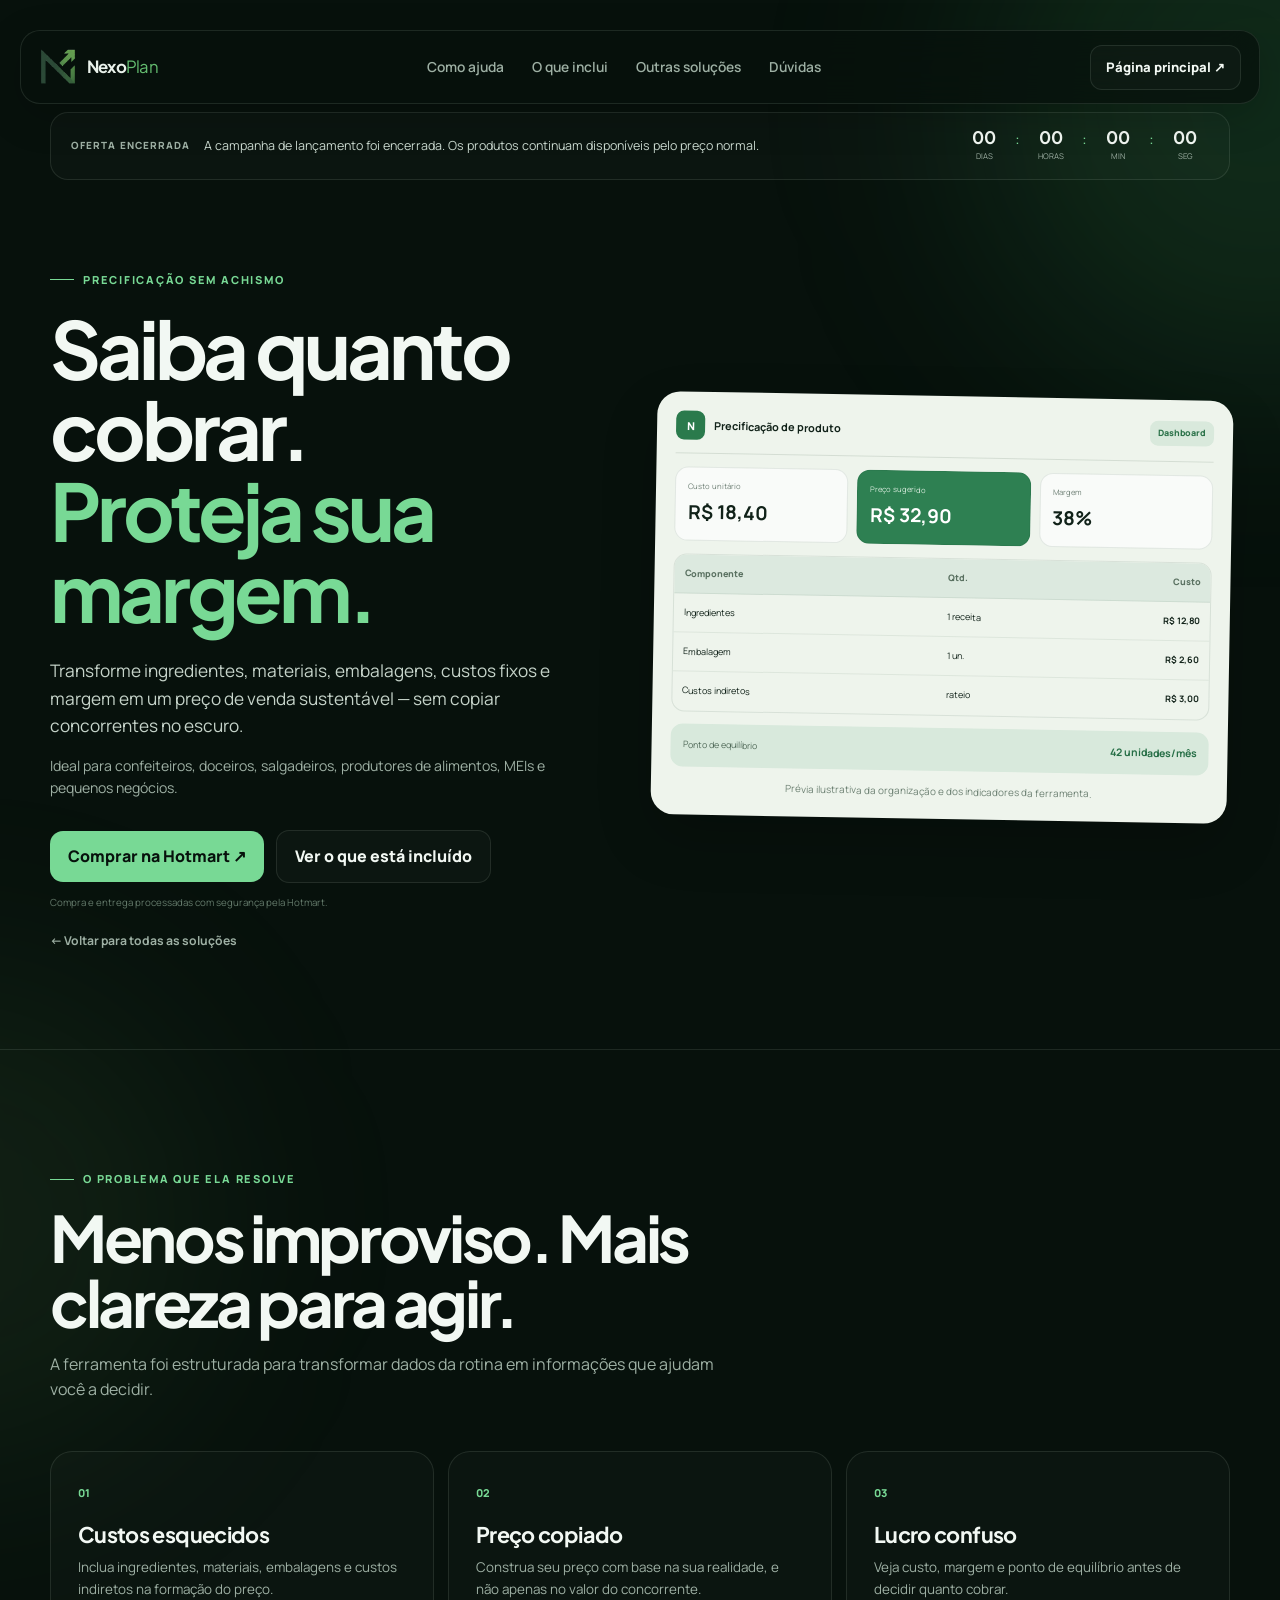
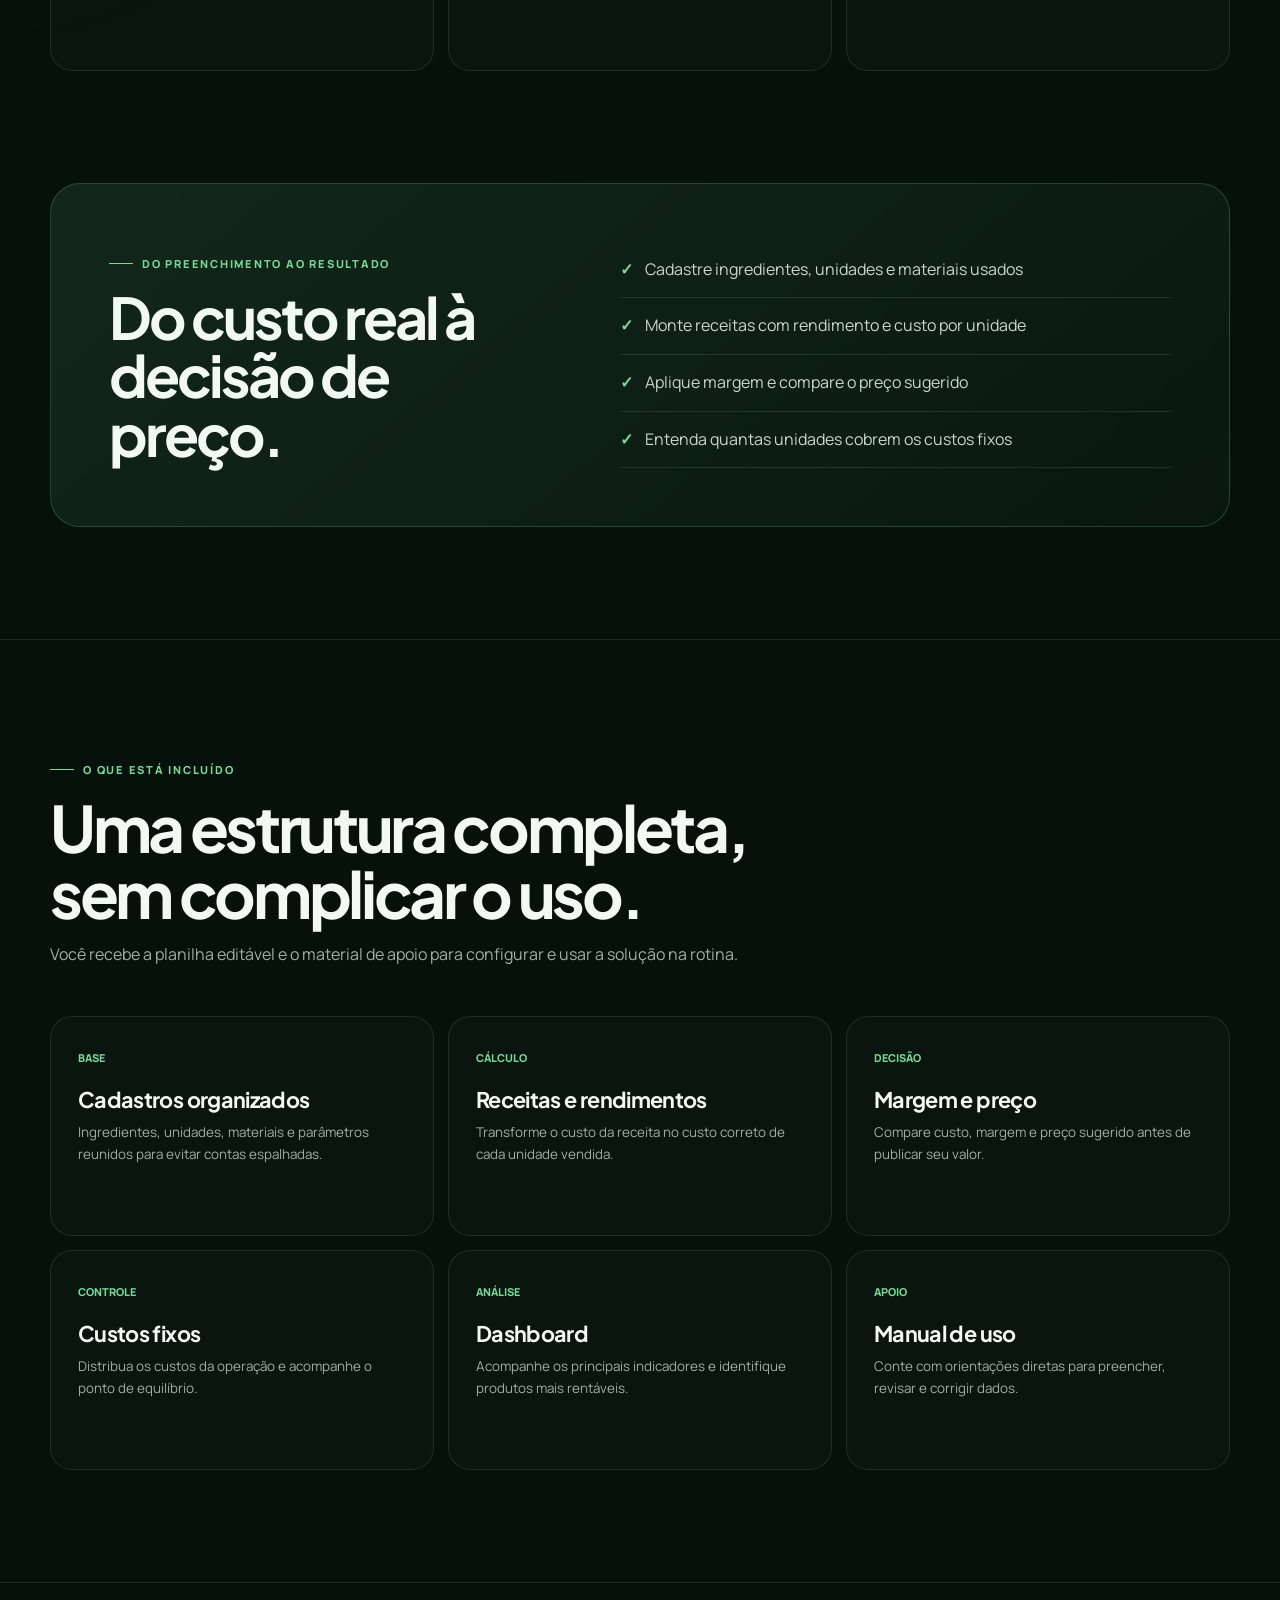
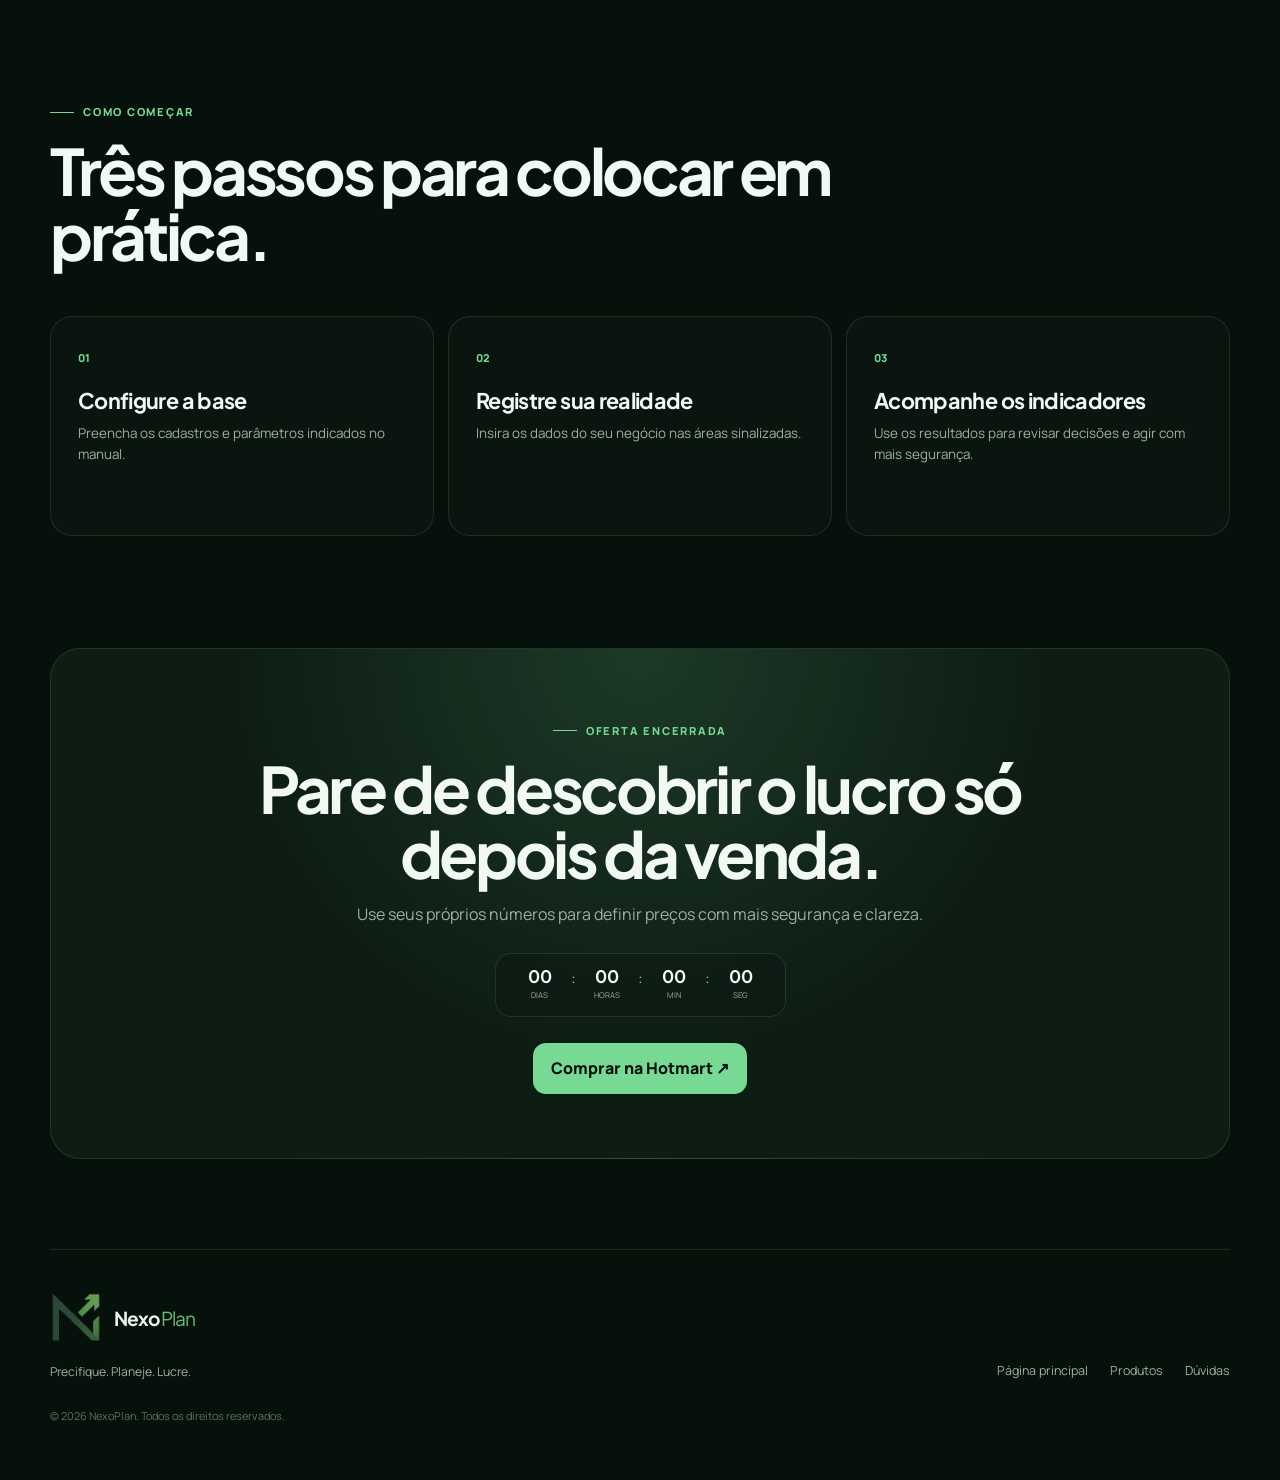
<file: precifica/index.html>
<!DOCTYPE html>
<html lang="pt-BR">
<head>
  <meta charset="UTF-8"><meta name="viewport" content="width=device-width, initial-scale=1">
  <meta name="description" content="Planilha de precificação para pequenos negócios.">
  <meta name="theme-color" content="#07110c">
  <meta property="og:title" content="NexoPlan Precifica — NexoPlan">
  <meta property="og:description" content="Transforme ingredientes, materiais, embalagens, custos fixos e margem em um preço de venda sustentável — sem copiar concorrentes no escuro.">
  <title>NexoPlan Precifica — NexoPlan</title>
  <link rel="icon" type="image/png" sizes="32x32" href="../assets/favicon-32.png"><link rel="apple-touch-icon" sizes="180x180" href="../assets/apple-touch-icon.png"><link rel="manifest" href="../site.webmanifest">
  <link rel="preconnect" href="https://fonts.googleapis.com"><link rel="preconnect" href="https://fonts.gstatic.com" crossorigin>
  <link href="https://fonts.googleapis.com/css2?family=Manrope:wght@400;500;600;700;800&family=Plus+Jakarta+Sans:wght@600;700;800&display=swap" rel="stylesheet">
  <link rel="stylesheet" href="../styles.css?v=4b45069"><link rel="stylesheet" href="../product-page.css?v=4b45069">
</head>
<body class="product-page" data-product-key="precifica" data-page-type="product">
  <a class="skip-link" href="#conteudo">Ir para o conteúdo</a><div class="ambient ambient-one" aria-hidden="true"></div><div class="ambient ambient-two" aria-hidden="true"></div>
  <header class="site-header" id="topo">
    <a class="brand brand-horizontal" href="../" aria-label="NexoPlan — página principal"><img src="../assets/nexoplan-icon-v2.png" alt="" width="42" height="42"><span><b>Nexo</b>Plan</span></a>
    <nav class="nav" id="main-nav" aria-label="Navegação principal"><a href="#como-ajuda">Como ajuda</a><a href="#incluido">O que inclui</a><a href="../#solucoes">Outras soluções</a><a href="../#duvidas">Dúvidas</a></nav>
    <a class="header-cta" href="../">Página principal <span aria-hidden="true">↗</span></a>
    <button class="menu-button" type="button" aria-label="Abrir menu" aria-controls="main-nav" aria-expanded="false"><span></span><span></span></button>
  </header>
  <aside class="campaign-bar" data-campaign aria-label="Oferta de lançamento">
    <div class="campaign-copy"><span class="campaign-badge" data-offer-label>OFERTA DE LANÇAMENTO</span><p>Condições promocionais disponíveis até 26 de setembro, às 23h59.</p></div>
    <div class="countdown" data-countdown aria-label="Tempo restante da promoção"><span><b data-days>30</b><small>dias</small></span><i>:</i><span><b data-hours>00</b><small>horas</small></span><i>:</i><span><b data-minutes>00</b><small>min</small></span><i>:</i><span><b data-seconds>00</b><small>seg</small></span></div>
  </aside>
  <main id="conteudo">
    <section class="product-hero section-shell">
      <div class="reveal"><span class="eyebrow">PRECIFICAÇÃO SEM ACHISMO</span><h1>Saiba quanto cobrar.<br><span>Proteja sua margem.</span></h1><p class="lead">Transforme ingredientes, materiais, embalagens, custos fixos e margem em um preço de venda sustentável — sem copiar concorrentes no escuro.</p><p class="support">Ideal para confeiteiros, doceiros, salgadeiros, produtores de alimentos, MEIs e pequenos negócios.</p>
        <div class="product-actions"><a class="button button-primary" data-promotional-link data-product-key="precifica" href="https://pay.hotmart.com/B107154291R?off=lxihr5tx">Comprar com a oferta ↗</a><a class="button button-ghost" href="#incluido">Ver o que está incluído</a></div>
        <small class="purchase-note">Compra e entrega processadas com segurança pela Hotmart.</small><a class="back-link" href="../">← Voltar para todas as soluções</a>
      </div><div class="sheet-preview product-preview-large" aria-label="Prévia do NexoPlan Precifica">
 <div class="sheet-toolbar"><span class="sheet-logo">N</span><b>Precificação de produto</b><span class="sheet-tab">Dashboard</span></div>
 <div class="sheet-metrics"><div><small>Custo unitário</small><strong>R$ 18,40</strong></div><div class="featured"><small>Preço sugerido</small><strong>R$ 32,90</strong></div><div><small>Margem</small><strong>38%</strong></div></div>
 <div class="sheet-table"><div class="table-row table-head"><span>Componente</span><span>Qtd.</span><span>Custo</span></div><div class="table-row"><span>Ingredientes</span><span>1 receita</span><b>R$ 12,80</b></div><div class="table-row"><span>Embalagem</span><span>1 un.</span><b>R$ 2,60</b></div><div class="table-row"><span>Custos indiretos</span><span>rateio</span><b>R$ 3,00</b></div></div>
 <div class="sheet-callout"><span>Ponto de equilíbrio</span><strong>42 unidades/mês</strong></div><p class="preview-note">Prévia ilustrativa da organização e dos indicadores da ferramenta.</p></div>
    </section>
    <section class="problem-section" id="como-ajuda"><div class="section-shell"><div class="content-heading reveal"><span class="eyebrow">O PROBLEMA QUE ELA RESOLVE</span><h2>Menos improviso. Mais clareza para agir.</h2><p>A ferramenta foi estruturada para transformar dados da rotina em informações que ajudam você a decidir.</p></div><div class="problem-grid"><article class="reveal"><span>01</span><h3>Custos esquecidos</h3><p>Inclua ingredientes, materiais, embalagens e custos indiretos na formação do preço.</p></article><article class="reveal"><span>02</span><h3>Preço copiado</h3><p>Construa seu preço com base na sua realidade, e não apenas no valor do concorrente.</p></article><article class="reveal"><span>03</span><h3>Lucro confuso</h3><p>Veja custo, margem e ponto de equilíbrio antes de decidir quanto cobrar.</p></article></div></div></section>
    <section class="result-card section-shell reveal"><div><span class="eyebrow">DO PREENCHIMENTO AO RESULTADO</span><h2>Do custo real à decisão de preço.</h2></div><ul class="result-list"><li>Cadastre ingredientes, unidades e materiais usados</li><li>Monte receitas com rendimento e custo por unidade</li><li>Aplique margem e compare o preço sugerido</li><li>Entenda quantas unidades cobrem os custos fixos</li></ul></section>
    <section class="inside-section" id="incluido"><div class="section-shell"><div class="content-heading reveal"><span class="eyebrow">O QUE ESTÁ INCLUÍDO</span><h2>Uma estrutura completa, sem complicar o uso.</h2><p>Você recebe a planilha editável e o material de apoio para configurar e usar a solução na rotina.</p></div><div class="inside-grid"><article class="reveal"><span>BASE</span><h3>Cadastros organizados</h3><p>Ingredientes, unidades, materiais e parâmetros reunidos para evitar contas espalhadas.</p></article><article class="reveal"><span>CÁLCULO</span><h3>Receitas e rendimentos</h3><p>Transforme o custo da receita no custo correto de cada unidade vendida.</p></article><article class="reveal"><span>DECISÃO</span><h3>Margem e preço</h3><p>Compare custo, margem e preço sugerido antes de publicar seu valor.</p></article><article class="reveal"><span>CONTROLE</span><h3>Custos fixos</h3><p>Distribua os custos da operação e acompanhe o ponto de equilíbrio.</p></article><article class="reveal"><span>ANÁLISE</span><h3>Dashboard</h3><p>Acompanhe os principais indicadores e identifique produtos mais rentáveis.</p></article><article class="reveal"><span>APOIO</span><h3>Manual de uso</h3><p>Conte com orientações diretas para preencher, revisar e corrigir dados.</p></article></div></div></section>
    <section class="steps-section"><div class="section-shell"><div class="content-heading reveal"><span class="eyebrow">COMO COMEÇAR</span><h2>Três passos para colocar em prática.</h2></div><div class="steps-grid"><article class="reveal"><span>01</span><h3>Configure a base</h3><p>Preencha os cadastros e parâmetros indicados no manual.</p></article><article class="reveal"><span>02</span><h3>Registre sua realidade</h3><p>Insira os dados do seu negócio nas áreas sinalizadas.</p></article><article class="reveal"><span>03</span><h3>Acompanhe os indicadores</h3><p>Use os resultados para revisar decisões e agir com mais segurança.</p></article></div></div></section>
    <section class="product-final section-shell reveal"><span class="eyebrow" data-offer-label>OFERTA DE LANÇAMENTO</span><h2>Pare de descobrir o lucro só depois da venda.</h2><p>Use seus próprios números para definir preços com mais segurança e clareza.</p><div class="countdown" data-countdown aria-label="Tempo restante da promoção"><span><b data-days>30</b><small>dias</small></span><i>:</i><span><b data-hours>00</b><small>horas</small></span><i>:</i><span><b data-minutes>00</b><small>min</small></span><i>:</i><span><b data-seconds>00</b><small>seg</small></span></div><a class="button button-primary" data-promotional-link data-product-key="precifica" href="https://pay.hotmart.com/B107154291R?off=lxihr5tx">Comprar com a oferta ↗</a></section>
  </main>
  <footer class="site-footer"><div class="footer-brand"><a class="brand brand-horizontal footer-logo" href="../" aria-label="NexoPlan"><img src="../assets/nexoplan-icon-v2.png" alt="" width="52" height="52"><span><b>Nexo</b>Plan</span></a><p>Precifique. Planeje. Lucre.</p></div><nav class="footer-links"><a href="../">Página principal</a><a href="../#solucoes">Produtos</a><a href="../#duvidas">Dúvidas</a></nav><p class="copyright">© <span id="current-year"></span> NexoPlan. Todos os direitos reservados.</p></footer>
  <script src="../analytics-config.js"></script>
  <script src="../analytics.js"></script>
  <script src="../script.js?v=4b45069"></script>
</body>
</html>
</file>
<file: styles.css>
:root {
  --bg: #07110c;
  --bg-soft: #0a1710;
  --panel: #0d1d14;
  --panel-2: #11271a;
  --line: rgba(230, 249, 235, .10);
  --line-strong: rgba(120, 217, 149, .30);
  --text: #f2f8f3;
  --muted: #9eb0a4;
  --green: #78d995;
  --green-bright: #9aeab0;
  --green-deep: #2f7950;
  --cream: #eef4ec;
  --ink: #112219;
  --shadow: 0 30px 90px rgba(0, 0, 0, .36);
  --radius: 28px;
}

* { box-sizing: border-box; }
html { scroll-behavior: smooth; scroll-padding-top: 110px; }
body {
  margin: 0;
  overflow-x: hidden;
  background: var(--bg);
  color: var(--text);
  font-family: "Manrope", sans-serif;
  line-height: 1.6;
  -webkit-font-smoothing: antialiased;
}
body.modal-open { overflow: hidden; }
a { color: inherit; text-decoration: none; }
button { font: inherit; }
img { display: block; max-width: 100%; }
.skip-link { position: fixed; top: 8px; left: 8px; z-index: 200; padding: 10px 14px; border-radius: 10px; background: var(--green); color: var(--ink); font-weight: 800; transform: translateY(-150%); }
.skip-link:focus { transform: none; }
.section-shell { width: min(1180px, calc(100% - 40px)); margin-inline: auto; }
.ambient { position: fixed; z-index: -2; border-radius: 50%; pointer-events: none; filter: blur(110px); }
.ambient-one { width: 560px; height: 560px; right: -260px; top: -180px; background: rgba(69, 187, 105, .15); }
.ambient-two { width: 480px; height: 480px; left: -280px; top: 980px; background: rgba(143, 213, 112, .08); }

.site-header {
  position: sticky;
  top: 14px;
  z-index: 50;
  width: min(1240px, calc(100% - 28px));
  min-height: 74px;
  margin: 16px auto 0;
  padding: 0 18px;
  display: flex;
  align-items: center;
  justify-content: space-between;
  gap: 24px;
  border: 1px solid var(--line);
  border-radius: 20px;
  background: rgba(7, 17, 12, .78);
  backdrop-filter: blur(18px);
  box-shadow: 0 12px 40px rgba(0, 0, 0, .18);
}
.brand { display: inline-flex; align-items: center; }
.brand-horizontal { gap: 10px; }
.brand-horizontal img { width: 38px; height: 38px; object-fit: contain; }
.brand-horizontal span { font-family: "Plus Jakarta Sans", sans-serif; font-size: 1.05rem; color: #64bd70; letter-spacing: -.045em; }
.brand-horizontal b { color: #e9f2eb; }
.nav { display: flex; align-items: center; gap: 28px; color: var(--muted); font-size: .86rem; font-weight: 600; }
.nav a, .footer-links a { transition: color .2s ease; }
.nav a:hover, .nav a:focus-visible, .footer-links a:hover { color: var(--text); }
.header-cta { padding: 11px 15px; border: 1px solid var(--line); border-radius: 12px; background: rgba(255, 255, 255, .025); font-size: .82rem; font-weight: 800; }
.header-cta:hover { border-color: var(--line-strong); }
.menu-button { display: none; width: 44px; height: 44px; border: 0; border-radius: 11px; background: rgba(255, 255, 255, .04); color: var(--text); cursor: pointer; }
.menu-button span { display: block; width: 21px; height: 2px; margin: 6px auto; border-radius: 4px; background: currentColor; transition: transform .2s ease; }

.campaign-bar {
  width: min(1180px, calc(100% - 40px));
  margin: 22px auto 0;
  padding: 16px 20px;
  display: flex;
  align-items: center;
  justify-content: space-between;
  gap: 24px;
  border: 1px solid rgba(120, 217, 149, .25);
  border-radius: 18px;
  background: linear-gradient(105deg, rgba(120, 217, 149, .12), rgba(120, 217, 149, .035));
}
.campaign-copy { display: flex; align-items: center; gap: 14px; }
.campaign-copy p { margin: 0; color: #c9d8ce; font-size: .78rem; }
.campaign-badge, .offer-label { color: var(--green); font-size: .62rem; font-weight: 900; letter-spacing: .11em; white-space: nowrap; }
.countdown { display: flex; align-items: center; gap: 7px; }
.countdown > span { min-width: 48px; text-align: center; }
.countdown b, .countdown small { display: block; }
.countdown b { font-family: "Plus Jakarta Sans"; font-size: 1.08rem; line-height: 1; }
.countdown small { margin-top: 4px; color: var(--muted); font-size: .49rem; text-transform: uppercase; }
.countdown > i { color: var(--green); font-style: normal; transform: translateY(-6px); }
.campaign-bar.expired { border-color: var(--line); background: rgba(255,255,255,.02); }
.campaign-bar.expired .campaign-badge, .offer-label.expired { color: var(--muted); }
.site-header.menu-open .menu-button span:first-child { transform: translateY(4px) rotate(45deg); }
.site-header.menu-open .menu-button span:last-child { transform: translateY(-4px) rotate(-45deg); }

.hero { min-height: 720px; padding: 98px 0 90px; display: grid; grid-template-columns: 1.02fr .98fr; align-items: center; gap: 76px; }
.eyebrow { display: inline-flex; align-items: center; gap: 9px; color: var(--green); font-size: .69rem; font-weight: 800; letter-spacing: .16em; }
.eyebrow::before { content: ""; width: 24px; height: 1px; background: currentColor; }
.hero h1, .section-heading h2, .product-copy h3, .manifesto h2, .final-cta h2, .product-modal h2 {
  margin: 0;
  font-family: "Plus Jakarta Sans", sans-serif;
  letter-spacing: -.052em;
  line-height: 1.02;
}
.hero h1 { margin-top: 22px; font-size: clamp(3.55rem, 6.7vw, 6.25rem); }
.hero h1 span { color: var(--green); }
.hero-text { max-width: 650px; margin: 27px 0 0; color: var(--muted); font-size: 1.05rem; }
.hero-actions { display: flex; flex-wrap: wrap; gap: 12px; margin: 34px 0 26px; }
.button { min-height: 50px; padding: 13px 18px; display: inline-flex; align-items: center; justify-content: center; gap: 9px; border: 0; border-radius: 13px; font-weight: 800; cursor: pointer; transition: transform .2s ease, background .2s ease, border-color .2s ease; }
.button:hover { transform: translateY(-2px); }
.button-primary { background: var(--green); color: #07110c; }
.button-primary:hover { background: var(--green-bright); }
.button-ghost { border: 1px solid var(--line); background: rgba(255, 255, 255, .025); }
.button-ghost:hover { border-color: var(--line-strong); }
.trust-row { margin: 0; padding: 0; display: flex; flex-wrap: wrap; gap: 18px; list-style: none; color: #c1cec5; font-size: .76rem; }
.trust-row li { display: flex; align-items: center; gap: 8px; }
.trust-row i { width: 6px; height: 6px; border-radius: 50%; background: var(--green); box-shadow: 0 0 0 4px rgba(109, 211, 139, .1); }

.hero-dashboard { position: relative; padding: 24px; border: 1px solid rgba(31, 87, 52, .14); border-radius: 31px; background: linear-gradient(155deg, #f2f6ef, #dbe8dd); color: var(--ink); box-shadow: var(--shadow); transform: rotate(1.5deg); }
.hero-dashboard::before { content: ""; position: absolute; inset: 14px -18px -18px 14px; z-index: -1; border: 1px solid var(--line); border-radius: inherit; background: rgba(15, 37, 23, .72); }
.dashboard-top, .dashboard-brand, .dashboard-foot, .chart-head { display: flex; align-items: center; }
.dashboard-top { justify-content: space-between; gap: 18px; padding-bottom: 18px; border-bottom: 1px solid rgba(25, 63, 38, .12); }
.dashboard-brand { gap: 10px; font-size: .86rem; font-weight: 800; }
.dashboard-brand img { width: 34px; height: 34px; object-fit: contain; }
.status-pill { display: inline-flex; align-items: center; gap: 7px; padding: 7px 10px; border-radius: 999px; background: rgba(45, 133, 76, .1); color: #246942; font-size: .64rem; font-weight: 800; }
.status-pill i { width: 6px; height: 6px; border-radius: 50%; background: #36a966; }
.dashboard-kpis { display: grid; grid-template-columns: repeat(2, 1fr); gap: 12px; margin: 18px 0 12px; }
.dashboard-kpis article { min-width: 0; padding: 17px; border: 1px solid rgba(25, 63, 38, .1); border-radius: 18px; background: rgba(255, 255, 255, .55); }
.dashboard-kpis span, .dashboard-kpis small { display: block; color: #65766a; font-size: .61rem; }
.dashboard-kpis strong { display: block; margin: 6px 0 2px; font-size: clamp(1.18rem, 2vw, 1.55rem); }
.dashboard-kpis .positive { color: #25804c; font-weight: 800; }
.dashboard-chart { padding: 17px 17px 12px; border: 1px solid rgba(25, 63, 38, .1); border-radius: 18px; background: rgba(255, 255, 255, .6); }
.chart-head { justify-content: space-between; font-size: .68rem; font-weight: 700; }
.chart-head b { color: #708177; font-size: .56rem; }
.chart-grid, .finance-bars { height: 140px; display: flex; align-items: end; gap: 11px; padding: 18px 8px 0; background: repeating-linear-gradient(to top, transparent 0 34px, rgba(34, 80, 49, .07) 35px 36px); }
.chart-grid i, .finance-bars i { flex: 1; height: var(--h); border-radius: 7px 7px 2px 2px; background: linear-gradient(#61c582, #286f47); box-shadow: 0 8px 16px rgba(39, 107, 68, .13); }
.dashboard-foot { gap: 16px; margin-top: 16px; color: #65766a; font-size: .6rem; }
.dashboard-foot span { display: flex; align-items: center; gap: 6px; }
.dashboard-foot strong { margin-left: auto; color: #286f47; }
.legend { width: 7px; height: 7px; border-radius: 2px; }
.legend.receita { background: #54bb78; } .legend.custo { background: #b4c9ba; }

.proof-strip { min-height: 78px; padding: 17px 24px; display: flex; align-items: center; justify-content: center; gap: 27px; border-block: 1px solid var(--line); color: #c7d4cb; font-size: .8rem; white-space: nowrap; }
.proof-strip i { width: 4px; height: 4px; border-radius: 50%; background: #456250; }

.solution-finder {
  position: relative;
  padding: 124px 0;
  overflow: hidden;
  border-bottom: 1px solid var(--line);
  background:
    radial-gradient(circle at 78% 24%, rgba(120, 217, 149, .11), transparent 30%),
    linear-gradient(180deg, #07110c 0%, #09170f 100%);
}
.solution-finder::before {
  content: "N";
  position: absolute;
  right: max(-55px, calc((100vw - 1320px) / 2));
  top: 10px;
  color: rgba(120, 217, 149, .025);
  font-family: "Plus Jakarta Sans";
  font-size: min(37vw, 480px);
  font-weight: 800;
  line-height: 1;
  pointer-events: none;
}
.finder-heading { position: relative; max-width: 820px; margin-bottom: 48px; }
.finder-heading h2 {
  margin: 18px 0 0;
  font-family: "Plus Jakarta Sans";
  font-size: clamp(2.7rem, 5.4vw, 4.9rem);
  letter-spacing: -.052em;
  line-height: 1.02;
}
.finder-heading p { max-width: 650px; margin: 19px 0 0; color: var(--muted); }
.finder-layout { position: relative; display: grid; grid-template-columns: 1.04fr .96fr; gap: 20px; align-items: stretch; }
.finder-options { display: grid; gap: 10px; }
.finder-option {
  width: 100%;
  min-height: 126px;
  padding: 21px 22px;
  display: grid;
  grid-template-columns: 46px 1fr auto;
  gap: 17px;
  align-items: center;
  border: 1px solid var(--line);
  border-radius: 20px;
  background: rgba(255,255,255,.018);
  color: var(--text);
  text-align: left;
  cursor: pointer;
  transition: transform .22s ease, border-color .22s ease, background .22s ease, box-shadow .22s ease;
}
.finder-option:hover { transform: translateX(5px); border-color: var(--line-strong); background: rgba(120,217,149,.045); }
.finder-option.active { border-color: rgba(120,217,149,.5); background: linear-gradient(100deg, rgba(120,217,149,.11), rgba(120,217,149,.035)); box-shadow: 0 18px 55px rgba(0,0,0,.16); }
.finder-number {
  width: 42px;
  height: 42px;
  display: grid;
  place-items: center;
  border: 1px solid var(--line);
  border-radius: 12px;
  color: var(--green);
  font-family: "Plus Jakarta Sans";
  font-size: .72rem;
  font-weight: 800;
}
.finder-option.active .finder-number { background: var(--green); color: var(--ink); }
.finder-option-copy { min-width: 0; }
.finder-option-copy small, .finder-option-copy strong, .finder-option-copy em { display: block; }
.finder-option-copy small { color: var(--green); font-size: .57rem; font-weight: 900; letter-spacing: .13em; }
.finder-option-copy strong { margin-top: 5px; font-family: "Plus Jakarta Sans"; font-size: 1.18rem; letter-spacing: -.025em; }
.finder-option-copy em { margin-top: 4px; color: var(--muted); font-size: .75rem; font-style: normal; }
.finder-arrow { color: var(--green); font-size: 1.3rem; transition: transform .2s ease; }
.finder-option:hover .finder-arrow, .finder-option.active .finder-arrow { transform: translateX(4px); }

.finder-result {
  min-height: 398px;
  padding: 37px;
  display: flex;
  flex-direction: column;
  border: 1px solid rgba(120,217,149,.26);
  border-radius: 26px;
  background: linear-gradient(145deg, rgba(21,52,32,.95), rgba(10,25,16,.96));
  box-shadow: 0 30px 80px rgba(0,0,0,.25);
  transition: border-color .25s ease, transform .25s ease;
}
.finder-result:not(.is-empty) { border-color: rgba(120,217,149,.55); transform: translateY(-3px); }
.finder-result-top { display: flex; align-items: center; justify-content: space-between; gap: 15px; }
.finder-result-top > span {
  width: 48px;
  height: 48px;
  display: grid;
  place-items: center;
  border-radius: 14px;
  background: var(--green);
  color: var(--ink);
  font-family: "Plus Jakarta Sans";
  font-weight: 800;
}
.finder-result-top small { color: var(--green); font-size: .61rem; font-weight: 900; letter-spacing: .13em; }
.finder-result h3 { margin: 30px 0 11px; font-family: "Plus Jakarta Sans"; font-size: clamp(2rem, 3.3vw, 3.15rem); letter-spacing: -.045em; line-height: 1.02; }
.finder-result > p { margin: 0; color: #b9c9bd; font-size: .87rem; }
.finder-result-benefit { margin: 24px 0; padding: 17px; border: 1px solid var(--line); border-radius: 15px; background: rgba(255,255,255,.025); }
.finder-result-benefit small, .finder-result-benefit strong { display: block; }
.finder-result-benefit small { color: #7c9584; font-size: .55rem; font-weight: 900; letter-spacing: .12em; }
.finder-result-benefit strong { margin-top: 7px; color: #e2eee5; font-size: .82rem; }
.finder-result-actions { margin-top: auto; display: flex; flex-wrap: wrap; align-items: center; gap: 14px; }
.finder-buy { color: #d1ddd4; font-size: .75rem; font-weight: 800; text-decoration: underline; text-decoration-color: rgba(120,217,149,.35); text-underline-offset: 5px; }
.finder-result.is-empty .finder-result-actions { opacity: .48; pointer-events: none; }
.finder-note { position: relative; margin: 18px 0 0; color: #708477; font-size: .7rem; }

.journey { padding: 130px 0 112px; }
.section-heading { max-width: 790px; margin-bottom: 52px; }
.section-heading h2 { margin-top: 18px; font-size: clamp(2.55rem, 5.2vw, 4.65rem); }
.section-heading p { max-width: 710px; margin: 20px 0 0; color: var(--muted); }
.journey-grid { display: grid; grid-template-columns: repeat(3, 1fr); border-top: 1px solid var(--line); }
.journey-step { min-height: 210px; padding: 30px 34px 14px 0; border-right: 1px solid var(--line); }
.journey-step + .journey-step { padding-left: 34px; }
.journey-step:last-child { border: 0; }
.journey-step > span { color: var(--green); font-size: .73rem; font-weight: 800; }
.journey-step h3 { margin: 22px 0 9px; font-family: "Plus Jakarta Sans"; font-size: 1.7rem; letter-spacing: -.03em; }
.journey-step p { margin: 0; color: var(--muted); font-size: .9rem; }
.journey-step b { display: inline-block; margin-top: 22px; color: #dce8df; font-size: .72rem; transition: color .2s ease, transform .2s ease; }
.journey-step:hover b { color: var(--green); transform: translateX(4px); }
.journey-step:hover { background: linear-gradient(180deg, rgba(120,217,149,.035), transparent); }

.solutions { padding: 120px 0 128px; border-block: 1px solid var(--line); background: #09150f; }
.product-showcase { position: relative; margin-top: 34px; padding: 32px; display: grid; grid-template-columns: 1.03fr .97fr; gap: 54px; align-items: center; border: 1px solid var(--line); border-radius: 32px; background: linear-gradient(135deg, rgba(18, 42, 27, .86), rgba(10, 25, 16, .9)); box-shadow: 0 26px 75px rgba(0, 0, 0, .18); }
.product-showcase + .product-showcase { margin-top: 28px; }
.product-showcase.reverse .sheet-preview { order: 2; }
.product-showcase.focused { animation: focus-card 1.5s ease; }
@keyframes focus-card { 0%,100% { border-color: var(--line); } 35% { border-color: var(--green); box-shadow: 0 0 0 4px rgba(109,211,139,.12); } }
.recommended { position: absolute; top: 18px; right: 20px; z-index: 4; padding: 7px 11px; border-radius: 999px; background: var(--green); color: #07110c; font-size: .58rem; font-weight: 900; letter-spacing: .08em; }
.sheet-preview { min-width: 0; padding: 19px; border-radius: 23px; background: var(--cream); color: var(--ink); box-shadow: 0 24px 55px rgba(0, 0, 0, .2); }
.sheet-toolbar { min-height: 38px; display: flex; align-items: center; gap: 9px; padding-bottom: 13px; border-bottom: 1px solid rgba(25, 63, 38, .12); font-size: .68rem; }
.sheet-logo { width: 29px; height: 29px; display: grid; place-items: center; border-radius: 8px; background: #2a7a4c; color: #fff; font-weight: 900; }
.sheet-tab { margin-left: auto; padding: 5px 8px; border-radius: 8px; background: #d9e9dc; color: #2b7249; font-size: .55rem; font-weight: 800; }
.sheet-metrics { display: grid; grid-template-columns: repeat(3, 1fr); gap: 9px; margin: 13px 0; }
.sheet-metrics > div { min-width: 0; padding: 12px; border: 1px solid rgba(25, 63, 38, .1); border-radius: 13px; background: rgba(255,255,255,.66); }
.sheet-metrics small, .sheet-metrics strong { display: block; }
.sheet-metrics small { color: #708177; font-size: .48rem; white-space: nowrap; }
.sheet-metrics strong { margin-top: 5px; font-size: clamp(.78rem, 1.35vw, 1.1rem); white-space: nowrap; }
.sheet-metrics .featured { background: #2e8052; color: white; }
.sheet-metrics .featured small { color: #d7eadc; }
.sheet-table { overflow: hidden; border: 1px solid rgba(25, 63, 38, .1); border-radius: 13px; }
.table-row { min-height: 39px; display: grid; grid-template-columns: 1.5fr .8fr .75fr; align-items: center; border-bottom: 1px solid rgba(25, 63, 38, .08); }
.table-row:last-child { border: 0; }
.table-row > * { padding: 8px 10px; font-size: .56rem; }
.table-row > *:last-child { text-align: right; }
.table-head { background: #dce9df; color: #5a7161; font-weight: 800; }
.sheet-callout { min-height: 43px; margin-top: 12px; padding: 9px 12px; display: flex; align-items: center; justify-content: space-between; gap: 10px; border-radius: 12px; background: #d8e9dc; color: #4f6857; font-size: .55rem; }
.sheet-callout strong { color: #276f47; font-size: .65rem; text-align: right; }
.finance-visual { display: grid; grid-template-columns: 1.15fr .85fr; gap: 12px; }
.finance-bars { height: 135px; padding: 14px 10px 0; border: 1px solid rgba(25, 63, 38, .1); border-radius: 13px; }
.finance-summary { display: grid; align-content: center; gap: 8px; }
.finance-summary span { padding: 9px; display: grid; grid-template-columns: auto 1fr auto; gap: 6px; align-items: center; border: 1px solid rgba(25, 63, 38, .1); border-radius: 11px; background: rgba(255,255,255,.63); color: #627368; font-size: .49rem; }
.finance-summary b { color: var(--ink); }
.status { width: 6px; height: 6px; border-radius: 50%; }.status.paid{background:#3eaa69}.status.pending{background:#e0a43b}.status.alert{background:#cf685c}
.business-grid { display: grid; gap: 8px; }
.business-grid > div { padding: 10px 12px; display: grid; grid-template-columns: 1fr auto; gap: 5px 12px; border: 1px solid rgba(25, 63, 38, .1); border-radius: 11px; background: rgba(255,255,255,.62); }
.business-grid span { color: #68796e; font-size: .51rem; }
.business-grid strong { font-size: .56rem; }
.progress { grid-column: 1 / -1; height: 5px; overflow: hidden; border-radius: 5px; background: #dce6de; }
.progress b { display: block; width: var(--w); height: 100%; border-radius: inherit; background: #3a9a62; }
.product-heading { display: flex; align-items: center; justify-content: space-between; gap: 20px; }
.offer-label { display: inline-block; margin-top: 14px; }
.offer-link { text-decoration: underline; text-decoration-color: rgba(120,217,149,.32); text-underline-offset: 4px; }
.product-index { color: #5d7867; font-size: .72rem; font-weight: 800; }
.product-category { color: var(--green); font-size: .62rem; font-weight: 800; letter-spacing: .12em; }
.product-copy h3 { margin-top: 13px; font-size: clamp(2.25rem, 4vw, 3.7rem); }
.product-copy > p { color: var(--muted); font-size: .88rem; }
.product-copy .product-promise { margin: 17px 0 13px; color: #e6efe8; font-size: 1rem; font-weight: 700; }
.product-copy .product-fit { margin: 15px 0 0; padding: 13px 15px; border-left: 2px solid var(--green); border-radius: 0 11px 11px 0; background: rgba(120,217,149,.055); color: #b9c8bd; font-size: .77rem; }
.product-fit span { margin-right: 5px; color: var(--green); font-size: .57rem; font-weight: 900; letter-spacing: .1em; }
.feature-list { margin: 22px 0 25px; padding: 0; list-style: none; border-top: 1px solid var(--line); }
.feature-list li { position: relative; padding: 9px 0 9px 18px; border-bottom: 1px solid var(--line); color: #bfcdc3; font-size: .76rem; }
.feature-list li::before { content: ""; position: absolute; left: 0; top: 16px; width: 6px; height: 6px; border-radius: 50%; background: var(--green); }
.product-actions { display: flex; flex-wrap: wrap; align-items: center; gap: 12px; }
.detail-button { padding: 12px 5px; border: 0; background: transparent; color: #c5d3c9; font-size: .74rem; font-weight: 800; cursor: pointer; }
.detail-button:hover { color: var(--green); }
.purchase-note { display: block; margin-top: 12px; color: #647a6b; font-size: .61rem; }

.comparison-section { padding: 118px 0; border-bottom: 1px solid var(--line); }
.comparison-cards { display: grid; grid-template-columns: repeat(3, 1fr); border: 1px solid var(--line); border-radius: 26px; overflow: hidden; }
.comparison-cards article { min-height: 260px; padding: 30px; border-right: 1px solid var(--line); background: rgba(255,255,255,.012); }
.comparison-cards article:last-child { border: 0; }
.comparison-cards span { color: var(--green); font-size: .64rem; font-weight: 800; }
.comparison-cards h3 { margin: 18px 0 10px; font-family: "Plus Jakarta Sans"; font-size: 1.55rem; line-height: 1.12; letter-spacing: -.035em; }
.comparison-cards p { color: var(--muted); font-size: .84rem; }
.comparison-cards a { display: inline-block; margin-top: 16px; color: #d8e4dc; font-size: .75rem; font-weight: 800; }
.comparison-cards a:hover { color: var(--green); }
.manifesto { padding: 130px 0; display: grid; grid-template-columns: 150px 1fr; gap: 52px; align-items: start; }
.manifesto > img { width: 130px; height: 130px; object-fit: contain; filter: drop-shadow(0 18px 38px rgba(0,0,0,.24)); }
.manifesto h2 { margin-top: 17px; font-size: clamp(2.55rem, 5vw, 4.7rem); }
.manifesto p { max-width: 760px; color: var(--muted); }
.faq-section { padding: 15px 0 130px; }
.faq-list { max-width: 880px; }
details { padding: 22px 0; border-top: 1px solid var(--line); }
details:last-child { border-bottom: 1px solid var(--line); }
summary { display: flex; justify-content: space-between; gap: 20px; list-style: none; cursor: pointer; font-weight: 800; }
summary::-webkit-details-marker { display: none; }
summary::after { content: "+"; color: var(--green); font-size: 1.35rem; font-weight: 500; }
details[open] summary::after { content: "−"; }
details p { max-width: 780px; margin: 13px 0 0; color: var(--muted); font-size: .87rem; }
.final-cta { margin-bottom: 100px; padding: 67px 30px; border: 1px solid var(--line); border-radius: 32px; background: radial-gradient(circle at 50% 0, rgba(109,211,139,.14), transparent 50%), #0d1d14; text-align: center; }
.final-cta .eyebrow::before { display: none; }
.final-cta h2 { max-width: 900px; margin: 17px auto; font-size: clamp(2.5rem, 5vw, 4.6rem); }
.final-cta p { margin: 0 auto 27px; color: var(--muted); }
.site-footer { width: min(1180px, calc(100% - 40px)); margin: 0 auto; padding: 42px 0 55px; display: grid; grid-template-columns: 1fr auto; gap: 26px; align-items: end; border-top: 1px solid var(--line); }
.brand-stacked img { width: 168px; height: auto; object-fit: contain; }
.footer-logo { gap: 12px; }
.footer-logo img { width: 52px; height: 52px; object-fit: contain; }
.footer-logo span { font-family: "Plus Jakarta Sans", sans-serif; font-size: 1.2rem; color: #64bd70; letter-spacing: -.045em; }
.footer-logo b { color: #e9f2eb; }
.footer-brand p { margin: 10px 0 0; color: var(--muted); font-size: .76rem; }
.footer-links { display: flex; flex-wrap: wrap; gap: 22px; color: var(--muted); font-size: .78rem; }
.copyright { grid-column: 1 / -1; margin: 0; color: #5c7163; font-size: .68rem; }

.modal-backdrop { position: fixed; inset: 0; z-index: 100; padding: 20px; display: none; place-items: center; background: rgba(2, 8, 4, .79); backdrop-filter: blur(11px); }
.modal-backdrop.open { display: grid; }
.product-modal { position: relative; width: min(720px, 100%); max-height: 90vh; overflow: auto; padding: 38px; border: 1px solid var(--line); border-radius: 28px; background: #0d1d14; box-shadow: var(--shadow); }
.modal-close { position: absolute; top: 17px; right: 18px; width: 40px; height: 40px; border: 1px solid var(--line); border-radius: 11px; background: rgba(255,255,255,.035); color: var(--text); font-size: 1.5rem; cursor: pointer; }
.product-modal h2 { margin-top: 16px; font-size: clamp(2.4rem, 6vw, 3.6rem); }
.product-modal > p { color: var(--muted); }
.modal-columns { margin: 24px 0; display: grid; grid-template-columns: repeat(2, 1fr); gap: 13px; }
.modal-columns > div { padding: 17px; border: 1px solid var(--line); border-radius: 16px; }
.modal-columns h3, .included-title { margin: 0 0 7px; color: var(--green); font-size: .72rem; }
.modal-columns p { margin: 0; color: var(--muted); font-size: .8rem; }
.product-modal ul { padding-left: 20px; color: #c2cfc5; font-size: .82rem; }
.modal-buy { margin-top: 13px; }

.reveal { opacity: 1; transform: none; transition: opacity .65s ease, transform .65s ease; }
.reveal.reveal-pending { opacity: 0; transform: translateY(18px); }
.reveal.visible { opacity: 1; transform: none; }
.delay-1 { transition-delay: .08s; }.delay-2 { transition-delay: .16s; }
:focus-visible { outline: 2px solid var(--green); outline-offset: 4px; }
.mobile-finder-cta { display: none; }

@media (max-width: 980px) {
  .finder-layout { grid-template-columns: 1fr; }
  .finder-result { min-height: 360px; }
  .nav, .header-cta { display: none; }
  .menu-button { display: block; }
  .site-header.menu-open .nav { position: absolute; top: 80px; left: 0; right: 0; padding: 12px; display: flex; flex-direction: column; align-items: stretch; gap: 3px; border: 1px solid var(--line); border-radius: 17px; background: #0b1a11; box-shadow: var(--shadow); }
  .site-header.menu-open .nav a { padding: 12px 13px; border-radius: 9px; }
  .site-header.menu-open .nav a:hover { background: rgba(255,255,255,.035); }
  .hero { grid-template-columns: 1fr; gap: 62px; }
  .hero-copy { max-width: 790px; }
  .hero-dashboard { width: min(650px, 96%); margin-inline: auto; }
  .product-showcase { grid-template-columns: 1fr; gap: 36px; }
  .product-showcase.reverse .sheet-preview { order: initial; }
  .sheet-preview { width: min(680px, 100%); margin-inline: auto; }
}

@media (max-width: 720px) {
  body:not(.product-page) { padding-bottom: 72px; }
  .solution-finder { padding: 86px 0; }
  .solution-finder::before { display: none; }
  .finder-heading { margin-bottom: 34px; }
  .finder-heading h2 { font-size: clamp(2.5rem, 11vw, 3.35rem); }
  .finder-option { min-height: 112px; padding: 17px 15px; grid-template-columns: 38px 1fr auto; gap: 12px; }
  .finder-number { width: 36px; height: 36px; }
  .finder-option-copy strong { font-size: 1rem; }
  .finder-option-copy em { font-size: .68rem; }
  .finder-result { min-height: 0; padding: 27px 21px; }
  .finder-result h3 { margin-top: 24px; font-size: 2.3rem; }
  .finder-result-actions { align-items: stretch; flex-direction: column; }
  .finder-result-actions .button { width: 100%; }
  .finder-buy { padding: 10px 0; text-align: center; }
  .mobile-finder-cta {
    position: fixed;
    left: 9px;
    right: 9px;
    bottom: 9px;
    z-index: 80;
    min-height: 54px;
    padding: 13px 17px;
    display: flex;
    align-items: center;
    justify-content: space-between;
    border: 1px solid rgba(255,255,255,.18);
    border-radius: 15px;
    background: var(--green);
    color: var(--ink);
    font-size: .82rem;
    font-weight: 900;
    box-shadow: 0 16px 45px rgba(0,0,0,.4);
  }
  .campaign-bar { width: calc(100% - 18px); margin-top: 12px; padding: 15px; align-items: stretch; flex-direction: column; gap: 12px; }
  .campaign-copy { align-items: flex-start; flex-direction: column; gap: 5px; }
  .countdown { justify-content: space-between; }
  .countdown > span { min-width: 42px; }
  .section-shell, .site-footer { width: min(100% - 28px, 1180px); }
  .site-header { top: 8px; width: calc(100% - 18px); min-height: 66px; margin-top: 8px; padding: 0 12px 0 14px; }
  .brand-horizontal img { width: 36px; height: 36px; }
  .brand-horizontal span { font-size: 1rem; }
  .site-header.menu-open .nav { top: 70px; }
  .hero { min-height: auto; padding: 76px 0 70px; gap: 48px; }
  .hero h1 { font-size: clamp(3.05rem, 15vw, 5rem); }
  .hero-text { font-size: .97rem; }
  .hero-dashboard { padding: 16px; border-radius: 24px; transform: none; }
  .hero-dashboard::before { display: none; }
  .dashboard-kpis { grid-template-columns: 1fr 1fr; }
  .dashboard-kpis article { padding: 12px; }
  .chart-grid { height: 110px; gap: 7px; }
  .proof-strip { justify-content: flex-start; overflow-x: auto; scrollbar-width: none; }
  .proof-strip::-webkit-scrollbar { display: none; }
  .journey, .solutions, .comparison-section { padding: 88px 0; }
  .section-heading { margin-bottom: 38px; }
  .section-heading h2 { font-size: clamp(2.45rem, 11vw, 3.4rem); }
  .journey-grid { grid-template-columns: 1fr; }
  .journey-step, .journey-step + .journey-step { min-height: 0; padding: 25px 0; border-right: 0; border-bottom: 1px solid var(--line); }
  .product-showcase { margin-top: 22px; padding: 15px; gap: 29px; border-radius: 24px; }
  .product-showcase + .product-showcase { margin-top: 20px; }
  .sheet-preview { padding: 12px; border-radius: 18px; }
  .sheet-toolbar b { overflow: hidden; text-overflow: ellipsis; white-space: nowrap; }
  .sheet-metrics { gap: 5px; }
  .sheet-metrics > div { padding: 8px 6px; }
  .sheet-metrics small { font-size: .42rem; }
  .sheet-metrics strong { font-size: .72rem; }
  .table-row > * { padding: 7px 6px; font-size: .47rem; }
  .finance-visual { grid-template-columns: 1fr; }
  .finance-bars { height: 105px; }
  .finance-summary { grid-template-columns: repeat(3, 1fr); gap: 5px; }
  .finance-summary span { grid-template-columns: auto 1fr; padding: 7px 6px; }
  .finance-summary b { grid-column: 2; }
  .product-copy { padding: 4px 7px 13px; }
  .product-copy h3 { font-size: clamp(2.25rem, 11vw, 3.1rem); }
  .product-actions { align-items: stretch; flex-direction: column; }
  .detail-button { text-align: left; }
  .recommended { top: 9px; right: 9px; }
  .comparison-cards { grid-template-columns: 1fr; }
  .comparison-cards article { min-height: 0; padding: 26px; border-right: 0; border-bottom: 1px solid var(--line); }
  .manifesto { padding: 90px 0; grid-template-columns: 1fr; gap: 28px; }
  .manifesto > img { width: 82px; height: 82px; }
  .manifesto h2 { font-size: 2.65rem; }
  .faq-section { padding-bottom: 90px; }
  .final-cta { margin-bottom: 70px; padding: 45px 20px; }
  .final-cta h2 { font-size: 2.65rem; }
  .site-footer { grid-template-columns: 1fr; }
  .modal-columns { grid-template-columns: 1fr; }
  .product-modal { padding: 31px 21px 24px; }
}

@media (prefers-reduced-motion: reduce) {
  html { scroll-behavior: auto; }
  *, *::before, *::after { animation-duration: .01ms !important; transition-duration: .01ms !important; }
  .reveal { opacity: 1; transform: none; }
}


/* Complete bundle */
.finder-option-bundle { border-color: rgba(120,217,149,.23); background: linear-gradient(100deg, rgba(120,217,149,.055), rgba(255,255,255,.015)); }
.bundle-path {
  margin-top: 18px;
  padding: 23px 26px;
  display: grid;
  grid-template-columns: 1.15fr 1fr auto;
  gap: 28px;
  align-items: center;
  border: 1px solid rgba(120,217,149,.25);
  border-radius: 20px;
  background: linear-gradient(100deg, rgba(120,217,149,.10), rgba(120,217,149,.025));
  transition: transform .22s ease, border-color .22s ease, background .22s ease;
}
.bundle-path:hover { transform: translateY(-3px); border-color: rgba(120,217,149,.5); background: linear-gradient(100deg, rgba(120,217,149,.15), rgba(120,217,149,.04)); }
.bundle-path span small, .bundle-path span strong { display: block; }
.bundle-path span small { color: var(--green); font-size: .58rem; font-weight: 900; letter-spacing: .12em; }
.bundle-path span strong { margin-top: 5px; font-family: "Plus Jakarta Sans"; font-size: 1.15rem; letter-spacing: -.025em; }
.bundle-path p { margin: 0; color: var(--muted); font-size: .78rem; }
.bundle-path > b { color: var(--green); font-size: .72rem; white-space: nowrap; }
.bundle-showcase { border-color: rgba(120,217,149,.24); background: linear-gradient(135deg, rgba(26,58,37,.93), rgba(10,25,16,.94)); }
.bundle-recommended { background: #dff7e5; }
.bundle-stack { margin: 14px 0; display: grid; gap: 8px; }
.bundle-stack > div {
  padding: 11px 12px;
  display: grid;
  grid-template-columns: 33px 1fr auto;
  gap: 10px;
  align-items: center;
  border: 1px solid rgba(25,63,38,.1);
  border-radius: 12px;
  background: rgba(255,255,255,.7);
}
.bundle-stack > div > span { width: 29px; height: 29px; display: grid; place-items: center; border-radius: 8px; background: #dceadd; color: #2e754c; font-size: .51rem; font-weight: 900; }
.bundle-stack p { margin: 0; }
.bundle-stack small, .bundle-stack strong { display: block; }
.bundle-stack small { color: #708177; font-size: .47rem; font-weight: 900; letter-spacing: .08em; }
.bundle-stack strong { margin-top: 2px; font-size: .58rem; }
.bundle-stack i { padding: 5px 7px; border-radius: 7px; background: #2e8052; color: #fff; font-size: .44rem; font-style: normal; font-weight: 900; }
.bundle-comparison { grid-column: 1 / -1; min-height: 0 !important; display: grid; grid-template-columns: .8fr 1fr 1.2fr auto; gap: 24px; align-items: center; border-top: 1px solid var(--line); border-right: 0 !important; background: linear-gradient(100deg, rgba(120,217,149,.09), rgba(255,255,255,.015)) !important; }
.bundle-comparison h3, .bundle-comparison p, .bundle-comparison a { margin: 0; }
.bundle-comparison a { white-space: nowrap; }

/* Analytics consent */
.analytics-consent {
  position: fixed;
  left: 18px;
  right: 18px;
  bottom: 18px;
  z-index: 160;
  width: min(760px, calc(100% - 36px));
  margin-inline: auto;
  padding: 18px;
  display: grid;
  grid-template-columns: 1fr auto;
  gap: 18px;
  align-items: center;
  border: 1px solid rgba(120,217,149,.28);
  border-radius: 18px;
  background: rgba(8,20,13,.96);
  backdrop-filter: blur(18px);
  box-shadow: 0 24px 80px rgba(0,0,0,.48);
}
.analytics-consent[hidden] { display: none; }
.analytics-consent p { margin: 0; color: #bdccc1; font-size: .76rem; }
.analytics-consent strong { color: var(--text); }
.analytics-consent-actions { display: flex; gap: 8px; }
.analytics-consent button { min-height: 42px; padding: 9px 13px; border-radius: 11px; border: 1px solid var(--line); background: rgba(255,255,255,.035); color: var(--text); font-size: .72rem; font-weight: 800; cursor: pointer; }
.analytics-consent button[data-consent="accept"] { border-color: transparent; background: var(--green); color: var(--ink); }

@media (max-width: 900px) {
  .bundle-path { grid-template-columns: 1fr auto; }
  .bundle-path p { grid-column: 1 / -1; grid-row: 2; }
  .bundle-comparison { grid-template-columns: 1fr 1fr; }
  .bundle-comparison p { grid-column: 1 / -1; }
}
@media (max-width: 720px) {
  .bundle-path { padding: 20px; grid-template-columns: 1fr; gap: 11px; }
  .bundle-path p { grid-column: auto; grid-row: auto; }
  .bundle-path > b { margin-top: 6px; }
  .bundle-stack > div { grid-template-columns: 30px 1fr; }
  .bundle-stack i { grid-column: 2; width: max-content; }
  .bundle-comparison { grid-template-columns: 1fr; }
  .bundle-comparison p { grid-column: auto; }
  .analytics-consent { left: 9px; right: 9px; bottom: 9px; width: calc(100% - 18px); grid-template-columns: 1fr; }
  body:not(.product-page) .analytics-consent { bottom: 76px; }
  .analytics-consent-actions { display: grid; grid-template-columns: 1fr 1fr; }
}
</file>
<file: product-page.css>
.product-page .site-header { position: relative; }
.product-page .site-header .brand-horizontal,
.product-page .site-header .nav a,
.product-page .site-header .header-cta { position: relative; z-index: 1; }
.product-page .campaign-bar { margin-bottom: 0; }

.product-hero {
  min-height: 690px;
  padding: 82px 0 96px;
  display: grid;
  grid-template-columns: .96fr 1.04fr;
  gap: 72px;
  align-items: center;
}
.product-hero h1,
.content-heading h2,
.result-card h2,
.product-final h2 {
  margin: 0;
  font-family: "Plus Jakarta Sans", sans-serif;
  letter-spacing: -.052em;
  line-height: 1.02;
}
.product-hero h1 { margin-top: 20px; font-size: clamp(3.4rem, 6.2vw, 6rem); }
.product-hero h1 span { color: var(--green); }
.product-hero .lead { max-width: 640px; margin: 25px 0 0; color: #c5d3c9; font-size: 1.08rem; }
.product-hero .support { margin: 15px 0 0; color: var(--muted); font-size: .88rem; }
.product-hero .product-actions { margin-top: 30px; }
.back-link { display: inline-flex; margin-top: 20px; color: var(--muted); font-size: .76rem; font-weight: 700; }
.back-link:hover { color: var(--green); }

.product-preview-large { transform: rotate(1deg); }
.product-preview-large .sheet-metrics strong { font-size: clamp(.9rem, 1.5vw, 1.2rem); }
.preview-note { margin: 13px 0 0; color: #6e8274; font-size: .62rem; text-align: center; }

.problem-section,
.inside-section,
.steps-section { padding: 112px 0; border-top: 1px solid var(--line); }
.content-heading { max-width: 790px; margin-bottom: 48px; }
.content-heading h2 { margin-top: 17px; font-size: clamp(2.6rem, 5vw, 4.5rem); }
.content-heading p { max-width: 700px; color: var(--muted); }

.problem-grid,
.inside-grid,
.steps-grid { display: grid; grid-template-columns: repeat(3, 1fr); gap: 14px; }
.problem-grid article,
.inside-grid article,
.steps-grid article {
  min-height: 220px;
  padding: 27px;
  border: 1px solid var(--line);
  border-radius: 22px;
  background: rgba(255,255,255,.018);
}
.problem-grid span,
.inside-grid span,
.steps-grid span { color: var(--green); font-size: .68rem; font-weight: 900; }
.problem-grid h3,
.inside-grid h3,
.steps-grid h3 { margin: 19px 0 9px; font-family: "Plus Jakarta Sans"; font-size: 1.35rem; letter-spacing: -.03em; line-height: 1.15; }
.problem-grid p,
.inside-grid p,
.steps-grid p { margin: 0; color: var(--muted); font-size: .84rem; }

.result-card {
  margin: 0 auto 112px;
  padding: 58px;
  display: grid;
  grid-template-columns: .9fr 1.1fr;
  gap: 60px;
  align-items: center;
  border: 1px solid rgba(120,217,149,.22);
  border-radius: 30px;
  background: linear-gradient(140deg, rgba(120,217,149,.11), rgba(10,25,16,.88));
}
.result-card h2 { margin-top: 15px; font-size: clamp(2.5rem, 4.5vw, 4rem); }
.result-list { margin: 0; padding: 0; list-style: none; }
.result-list li { padding: 15px 0 15px 25px; position: relative; border-bottom: 1px solid var(--line); color: #c9d6cd; }
.result-list li::before { content: "✓"; position: absolute; left: 0; color: var(--green); font-weight: 900; }

.product-final {
  margin-bottom: 90px;
  padding: 64px 30px;
  border: 1px solid var(--line);
  border-radius: 30px;
  background: radial-gradient(circle at 50% 0, rgba(120,217,149,.15), transparent 52%), var(--panel);
  text-align: center;
}
.product-final h2 { max-width: 900px; margin: 16px auto; font-size: clamp(2.7rem, 5vw, 4.5rem); }
.product-final p { max-width: 670px; margin: 0 auto 25px; color: var(--muted); }
.product-final .countdown { width: max-content; margin: 0 auto 26px; padding: 14px 20px; border: 1px solid var(--line); border-radius: 16px; background: rgba(0,0,0,.13); }

@media (max-width: 980px) {
  .product-hero { grid-template-columns: 1fr; gap: 52px; }
  .product-preview-large { width: min(680px, 100%); margin-inline: auto; transform: none; }
  .problem-grid, .inside-grid, .steps-grid { grid-template-columns: 1fr 1fr; }
  .result-card { grid-template-columns: 1fr; gap: 35px; }
}
@media (max-width: 720px) {
  .product-hero { min-height: auto; padding: 64px 0 78px; }
  .product-hero h1 { font-size: clamp(3.1rem, 14vw, 4.8rem); }
  .problem-section, .inside-section, .steps-section { padding: 82px 0; }
  .problem-grid, .inside-grid, .steps-grid { grid-template-columns: 1fr; }
  .problem-grid article, .inside-grid article, .steps-grid article { min-height: 0; }
  .result-card { width: min(100% - 28px, 1180px); margin-bottom: 82px; padding: 34px 23px; }
  .product-final { padding: 47px 20px; }
  .product-final .countdown { width: 100%; padding-inline: 10px; }
}
</file>
